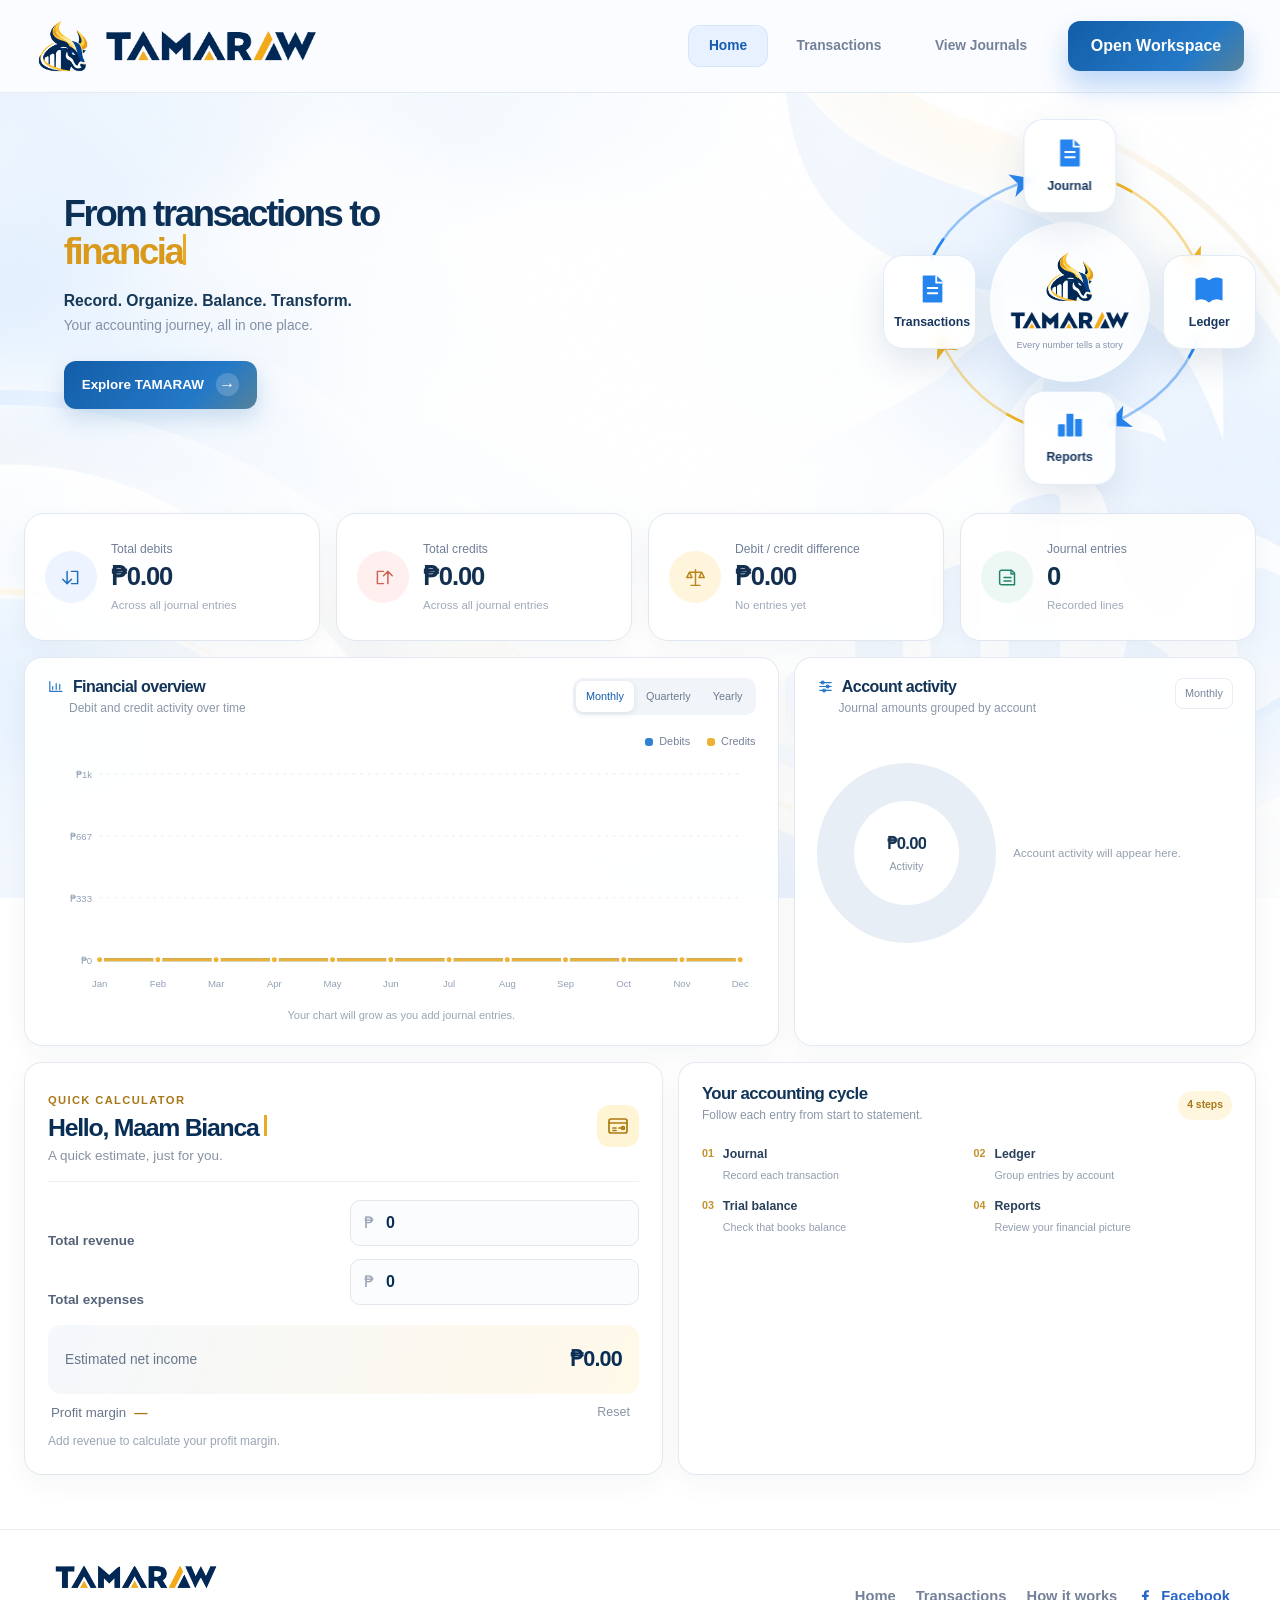
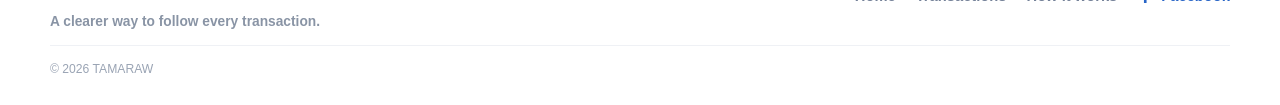
<file: index.html>
﻿<!DOCTYPE html>
<html lang="en">
  <head>
    <meta charset="UTF-8" />
    <meta name="viewport" content="width=device-width, initial-scale=1.0" />
    <meta
      name="description"
      content="TAMARAW transforms every transaction into organized accounting insight, from entry to financial report."
    />
    
    <title>TAMARAW</title>
    <link rel="icon" type="image/png" href="assets/logo.png" />
    <link rel="icon" type="image/png" href="assets/tamaraw-mark.png" />
    <link rel="stylesheet" href="base.css" />
    <link rel="stylesheet" href="shared.css" />
    <link rel="stylesheet" href="home.css" />
    <link rel="stylesheet" href="site-ui.css" />
  </head>

  <body class="dashboard-page">
    <header class="topbar">
      <div class="shell topbar-inner">
        <a class="brand" href="#top" aria-label="TAMARAW home">
          <span class="brand-lockup"><img src="assets/tamaraw-mark.png" alt="" class="brand-mark" /><img src="assets/tamaraw-wordmark.png" alt="TAMARAW" class="brand-wordmark" /></span>
        </a>

        <nav class="main-nav" id="mainNavigation" aria-label="Main navigation">
          <a class="is-current" href="index.html" aria-current="page">Home</a>
          <a href="transactions.html">Transactions</a>
          <a href="journals.html">View Journals</a>
        </nav>

        <button class="nav-toggle" type="button" aria-label="Open navigation menu" aria-expanded="false" aria-controls="mainNavigation">
          <span></span><span></span><span></span>
        </button>

        <a href="transactions.html" class="btn btn-solid">Open Workspace</a>
      </div>
    </header>

    <main id="top" class="dashboard-home">
      <div class="dashboard-shell">
        <div class="dashboard-grid">
          <section class="dashboard-hero-card">
            <div class="dashboard-hero-copy">
              
              <h1><span class="hero-headline-base">From transactions to</span><span class="headline-line"><span class="typed-insight-wrap"><span class="typed-insight-placeholder" aria-hidden="true">financial clarity.</span><span class="typed-insight-live"><span id="typedInsight"></span><span class="typing-cursor" aria-hidden="true"></span></span></span></span></h1>
              <p class="dashboard-lede">Record. Organize. Balance. Transform.<br /><span>Your accounting journey, all in one place.</span></p>
              <div class="dashboard-hero-actions"><a href="#how-it-works" class="btn btn-solid">Explore TAMARAW <span class="cta-arrow" aria-hidden="true">→</span></a></div>
            </div>
          </section>

          <aside class="dashboard-cycle-slot" aria-label="Animated accounting cycle">
            <div class="dashboard-hero-art" aria-hidden="true">
              <svg class="cycle-arrows" viewBox="0 0 400 400" aria-hidden="true">
                <defs>
                  <marker id="cycleArrowBlue" markerWidth="9" markerHeight="9" refX="7" refY="4.5" orient="auto"><path d="M0 0 9 4.5 0 9 2.5 4.5Z" /></marker>
                  <marker id="cycleArrowGold" markerWidth="9" markerHeight="9" refX="7" refY="4.5" orient="auto"><path d="M0 0 9 4.5 0 9 2.5 4.5Z" /></marker>
                </defs>
                <path class="cycle-arrow cycle-arrow-base cycle-arrow-blue" d="M52 154C72 111 112 83 157 69" />
                <path class="cycle-arrow cycle-arrow-base cycle-arrow-gold" d="M244 70C287 87 318 119 338 162" />
                <path class="cycle-arrow cycle-arrow-base cycle-arrow-blue" d="M339 236C322 282 288 311 245 330" />
                <path class="cycle-arrow cycle-arrow-base cycle-arrow-gold" d="M156 331C113 314 81 282 61 239" />
                <path class="cycle-arrow cycle-arrow-flow cycle-arrow-blue" d="M52 154C72 111 112 83 157 69" marker-end="url(#cycleArrowBlue)" />
                <path class="cycle-arrow cycle-arrow-flow cycle-arrow-gold" d="M244 70C287 87 318 119 338 162" marker-end="url(#cycleArrowGold)" />
                <path class="cycle-arrow cycle-arrow-flow cycle-arrow-blue" d="M339 236C322 282 288 311 245 330" marker-end="url(#cycleArrowBlue)" />
                <path class="cycle-arrow cycle-arrow-flow cycle-arrow-gold" d="M156 331C113 314 81 282 61 239" marker-end="url(#cycleArrowGold)" />
              </svg>
              <div class="art-logo-card"><img class="art-logo-mark" src="assets/tamaraw-mark.png" alt="" /><img class="art-logo-wordmark" src="assets/tamaraw-wordmark.png" alt="TAMARAW" /><small>Every number tells a story</small></div>
              <div class="art-stage art-stage-journal"><svg viewBox="0 0 32 32"><path d="M8 4h12l5 5v19H8z"/><path d="M20 4v6h5M12 15h9M12 20h9"/></svg><span>Journal</span></div>
              <div class="art-stage art-stage-ledger"><svg viewBox="0 0 32 32"><path d="M4 7c5-2 9-1 12 2v19c-3-3-7-4-12-2zM28 7c-5-2-9-1-12 2v19c3-3 7-4 12-2z"/></svg><span>Ledger</span></div>
              <div class="art-stage art-stage-reports"><svg viewBox="0 0 32 32"><path d="M6 27V17h5v10zM14 27V7h5v20zM22 27V12h5v15z"/></svg><span>Reports</span></div>
              <div class="art-stage art-stage-transactions"><svg viewBox="0 0 32 32"><path d="M8 4h12l5 5v19H8z"/><path d="M20 4v6h5M12 15h9M12 20h9"/></svg><span>Transactions</span></div>
            </div>
          </aside>
        </div>

        <aside id="draftReminder" class="draft-reminder" aria-live="polite" hidden>
          <div class="draft-reminder-heading">
            <span class="draft-reminder-icon" aria-hidden="true"><svg viewBox="0 0 24 24"><path d="M5 4.75h12.5A1.5 1.5 0 0 1 19 6.25v13H5a2 2 0 0 1-2-2v-11a1.5 1.5 0 0 1 2-1.5Z"/><path d="M3.5 8H19M7 12h8m-8 3h5"/></svg></span>
            <div><strong>Unfinished transaction</strong><p id="draftReminderSummary">Your saved draft is waiting for you.</p></div>
            <button class="draft-reminder-toggle" type="button" aria-expanded="true" aria-controls="draftReminderDetails" aria-label="Collapse draft reminder">−</button>
            <button class="draft-reminder-close" type="button" aria-label="Close draft reminder">×</button>
          </div>
          <div id="draftReminderDetails" class="draft-reminder-details">
            <p id="draftReminderDate" hidden></p>
            <p id="draftReminderAccounts" hidden></p>
            <p id="draftReminderAmounts" hidden></p>
            <p id="draftReminderNote" hidden></p>
            <a href="transactions.html">Continue draft <span aria-hidden="true">→</span></a>
          </div>
        </aside>

        <section class="dashboard-metrics" aria-label="Journal summary">
          <article class="metric-card metric-debit"><span class="metric-icon" aria-hidden="true"><svg viewBox="0 0 24 24"><path d="M7 5v14m0 0 5-5m-5 5-5-5M12 5h7v14h-7"/></svg></span><div><span class="metric-label">Total debits</span><strong id="homeDebits">₱0.00</strong><small>Across all journal entries</small></div></article>
          <article class="metric-card metric-credit"><span class="metric-icon" aria-hidden="true"><svg viewBox="0 0 24 24"><path d="M17 19V5m0 0-5 5m5-5 5 5M12 19H5V5h7"/></svg></span><div><span class="metric-label">Total credits</span><strong id="homeCredits">₱0.00</strong><small>Across all journal entries</small></div></article>
          <article class="metric-card metric-balance"><span class="metric-icon" aria-hidden="true"><svg viewBox="0 0 24 24"><path d="M12 3v18m-7-15h14M5 6l-3 6h6L5 6Zm14 0-3 6h6l-3-6ZM7 21h10"/></svg></span><div><span class="metric-label">Debit / credit difference</span><strong id="homeDifference">₱0.00</strong><small id="homeBalanceCaption">No entries yet</small></div></article>
          <article class="metric-card metric-count"><span class="metric-icon" aria-hidden="true"><svg viewBox="0 0 24 24"><path d="M5 3.75h11.5L20 7v13.25H5a2 2 0 0 1-2-2V5.75a2 2 0 0 1 2-2Z"/><path d="M16 4v4h4M8 12h8m-8 4h8"/></svg></span><div><span class="metric-label">Journal entries</span><strong id="homeEntryCount">0</strong><small>Recorded lines</small></div></article>
        </section>

        <section class="dashboard-analytics" id="reports" aria-label="Reports and charts">
          <article class="dashboard-panel overview-panel">
            <div class="dashboard-panel-heading chart-heading"><div><h2><span class="chart-icon" aria-hidden="true"><svg viewBox="0 0 24 24"><path d="M4 19V5m0 14h17M8 16v-4m5 4V8m5 8v-7"/></svg></span> Financial overview</h2><p>Debit and credit activity over time</p></div><div class="range-switch" role="group" aria-label="Chart time range"><button type="button" class="is-active" data-chart-range="monthly">Monthly</button><button type="button" data-chart-range="quarterly">Quarterly</button><button type="button" data-chart-range="yearly">Yearly</button></div></div>
            <div class="chart-legend"><span><i class="legend-blue"></i>Debits</span><span><i class="legend-gold"></i>Credits</span></div>
            <div class="activity-chart-wrap"><svg id="activityChart" class="activity-chart" viewBox="0 0 740 270" role="img" aria-label="Journal debit and credit activity chart"><g id="activityChartContent"></g></svg></div>
            <p id="chartEmptyNote" class="chart-empty-note">Your chart will grow as you add journal entries.</p>
          </article>
          <article class="dashboard-panel accounts-panel">
            <div class="dashboard-panel-heading chart-heading"><div><h2><span class="chart-icon" aria-hidden="true"><svg viewBox="0 0 24 24"><path d="M4 6.5h16M4 12h16M4 17.5h16"/><circle cx="8" cy="6.5" r="2"/><circle cx="15" cy="12" r="2"/><circle cx="10" cy="17.5" r="2"/></svg></span> Account activity</h2><p>Journal amounts grouped by account</p></div><span class="small-period-label" id="accountRangeLabel">Monthly</span></div>
            <div class="account-breakdown"><div id="accountDonut" class="account-donut"><div class="donut-center"><strong id="accountTotal">₱0.00</strong><span>Activity</span></div></div><div id="accountLegend" class="account-legend"><p class="donut-empty">Account activity will appear here.</p></div></div>
          </article>
        </section>

        <section class="dashboard-tools" id="calculator">
          <article class="dashboard-panel home-calculator">
            <div class="calculator-card-head"><div><span class="calculator-kicker">QUICK CALCULATOR</span><h2><span id="typedGreeting" aria-label="Hello, Bianca!"></span><span class="typing-cursor" aria-hidden="true"></span></h2><p class="greeting-subtitle">A quick estimate, just for you.</p></div><span class="calculator-symbol" aria-hidden="true"><svg viewBox="0 0 24 24"><rect x="3" y="5" width="18" height="14" rx="2"/><path d="M3 9h18m-14 5h3m3 0h4m-10 2.5h3"/><circle cx="17" cy="14" r="1.5"/></svg></span></div>
            <form id="profitCalculator" class="calculator-form">
              <label for="calcRevenue">Total revenue</label><div class="calculator-input-wrap"><span>₱</span><input id="calcRevenue" type="number" min="0" step="100" value="0" inputmode="decimal" /></div>
              <label for="calcExpenses">Total expenses</label><div class="calculator-input-wrap"><span>₱</span><input id="calcExpenses" type="number" min="0" step="100" value="0" inputmode="decimal" /></div>
              <div class="calculator-result"><span>Estimated net income</span><strong id="calcNetIncome">₱0.00</strong></div>
              <div class="calculator-bottom"><span>Profit margin</span><strong id="calcMargin">—</strong><button type="reset" id="resetCalculator" aria-label="Reset calculator">Reset</button></div>
              <p id="calculatorMessage" class="calculator-message" aria-live="polite">Enter figures to calculate your estimate.</p>
            </form>
          </article>
          <article class="dashboard-panel cycle-panel" id="how-it-works">
            <div class="dashboard-panel-heading"><div><h2>Your accounting cycle</h2><p>Follow each entry from start to statement.</p></div><span class="cycle-badge">4 steps</span></div>
            <ol class="cycle-list"><li><span>01</span><div><strong>Journal</strong><small>Record each transaction</small></div></li><li><span>02</span><div><strong>Ledger</strong><small>Group entries by account</small></div></li><li><span>03</span><div><strong>Trial balance</strong><small>Check that books balance</small></div></li><li><span>04</span><div><strong>Reports</strong><small>Review your financial picture</small></div></li></ol>
          </article>
        </section>
      </div>
    </main>

    <footer class="site-footer professional-footer">
      <div class="shell footer-inner">
        <a class="footer-brand" href="index.html"><img src="assets/tamaraw-wordmark.png" alt="TAMARAW" class="brand-wordmark" /></a>
        <p class="footer-note">A clearer way to follow every transaction.</p>
        <nav class="footer-nav" aria-label="Footer navigation">
          <a href="index.html">Home</a>
          <a href="transactions.html">Transactions</a>
          <a href="#how-it-works">How it works</a>
          <a class="facebook-link" href="https://www.facebook.com/denricc" target="_blank" rel="noopener noreferrer" aria-label="Visit Denric's Facebook profile">
            <svg aria-hidden="true" viewBox="0 0 24 24"><path d="M13.5 21v-8.2h2.8l.4-3.2h-3.2V7.5c0-.9.3-1.5 1.6-1.5h1.7V3.1c-.3 0-1.4-.1-2.6-.1-2.6 0-4.4 1.6-4.4 4.6v2h-2.9v3.2h2.9V21h3.7Z"/></svg>
            <span>Facebook</span>
          </a>
        </nav>
        <small class="footer-copyright">© 2026 TAMARAW</small>
      </div>
    </footer>

    <script src="app-core.js"></script>
    <script src="home.js"></script>
    <script src="nav-menu.js"></script>
  </body>
</html>
</file>
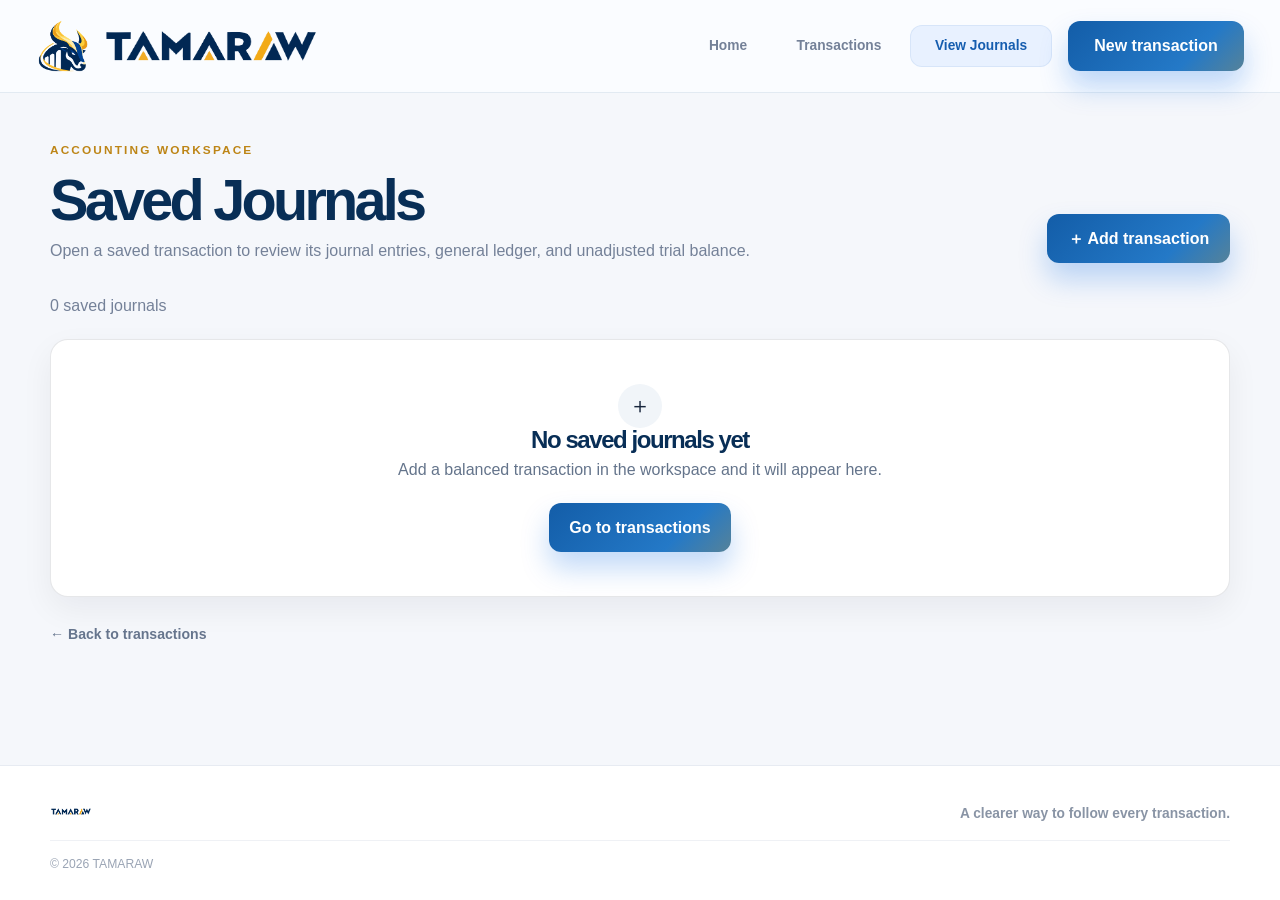
<file: journals.html>
<!DOCTYPE html>
<html lang="en">
<head>
  <meta charset="UTF-8" />
  <meta name="viewport" content="width=device-width, initial-scale=1.0" />
  <meta name="description" content="Browse and reopen saved accounting journals." />
  <title>Saved Journals · TAMARAW</title>
  <link rel="icon" type="image/png" href="assets/tamaraw-mark.png" />
  <link rel="stylesheet" href="base.css" />
  <link rel="stylesheet" href="shared.css" />
  <link rel="stylesheet" href="site-ui.css" />
  <link rel="stylesheet" href="journals.css" />
</head>
<body class="workspace-page">
  <header class="topbar"><div class="shell topbar-inner">
    <a class="brand" href="index.html" aria-label="TAMARAW home"><span class="brand-lockup"><img src="assets/tamaraw-mark.png" alt="" class="brand-mark" /><img src="assets/tamaraw-wordmark.png" alt="TAMARAW" class="brand-wordmark" /></span></a>
    <nav class="main-nav" id="mainNavigation" aria-label="Main navigation"><a href="index.html">Home</a><a href="transactions.html">Transactions</a><a class="is-current" href="journals.html" aria-current="page">View Journals</a></nav>
    <a href="transactions.html" class="btn btn-solid">New transaction</a>
    <button class="nav-toggle" type="button" aria-label="Open navigation menu" aria-expanded="false" aria-controls="mainNavigation"><span></span><span></span><span></span></button>
  </div></header>
  <main class="shell journals-page">
    <div class="workspace-heading"><div><p class="eyebrow">Accounting workspace</p><h1>Saved Journals</h1><p>Open a saved transaction to review its journal entries, general ledger, and unadjusted trial balance.</p></div><a href="transactions.html" class="btn btn-solid">＋ Add transaction</a></div>
    <p id="journalLibraryStatus" class="journal-library-status" role="status" aria-live="polite"></p>
    <section id="savedJournalList" class="saved-journal-grid" aria-label="Saved journals"></section>
    <dialog id="deleteJournalDialog" class="delete-journal-dialog" aria-labelledby="deleteJournalTitle" aria-describedby="deleteJournalDescription">
      <div class="delete-dialog-icon" aria-hidden="true">!</div>
      <h2 id="deleteJournalTitle">Delete saved journal?</h2>
      <p id="deleteJournalDescription">This will permanently remove the saved journal for <strong id="deleteJournalCompany"></strong>.</p>
      <form id="deleteJournalForm" method="dialog" class="delete-dialog-actions">
        <button type="submit" class="delete-dialog-cancel" value="cancel">Keep journal</button>
        <button type="submit" class="delete-dialog-confirm" value="delete">Delete journal</button>
      </form>
    </dialog>
    <a class="back-link" href="transactions.html">← Back to transactions</a>
  </main>
  <footer class="site-footer professional-footer"><div class="shell footer-inner"><a class="footer-brand" href="index.html"><img src="assets/tamaraw-wordmark.png" alt="TAMARAW" class="brand-wordmark" /></a><p class="footer-note">A clearer way to follow every transaction.</p><small class="footer-copyright">© 2026 TAMARAW</small></div></footer>
  <script src="app-core.js"></script><script src="journals.js"></script><script src="nav-menu.js"></script>
</body>
</html>
</file>
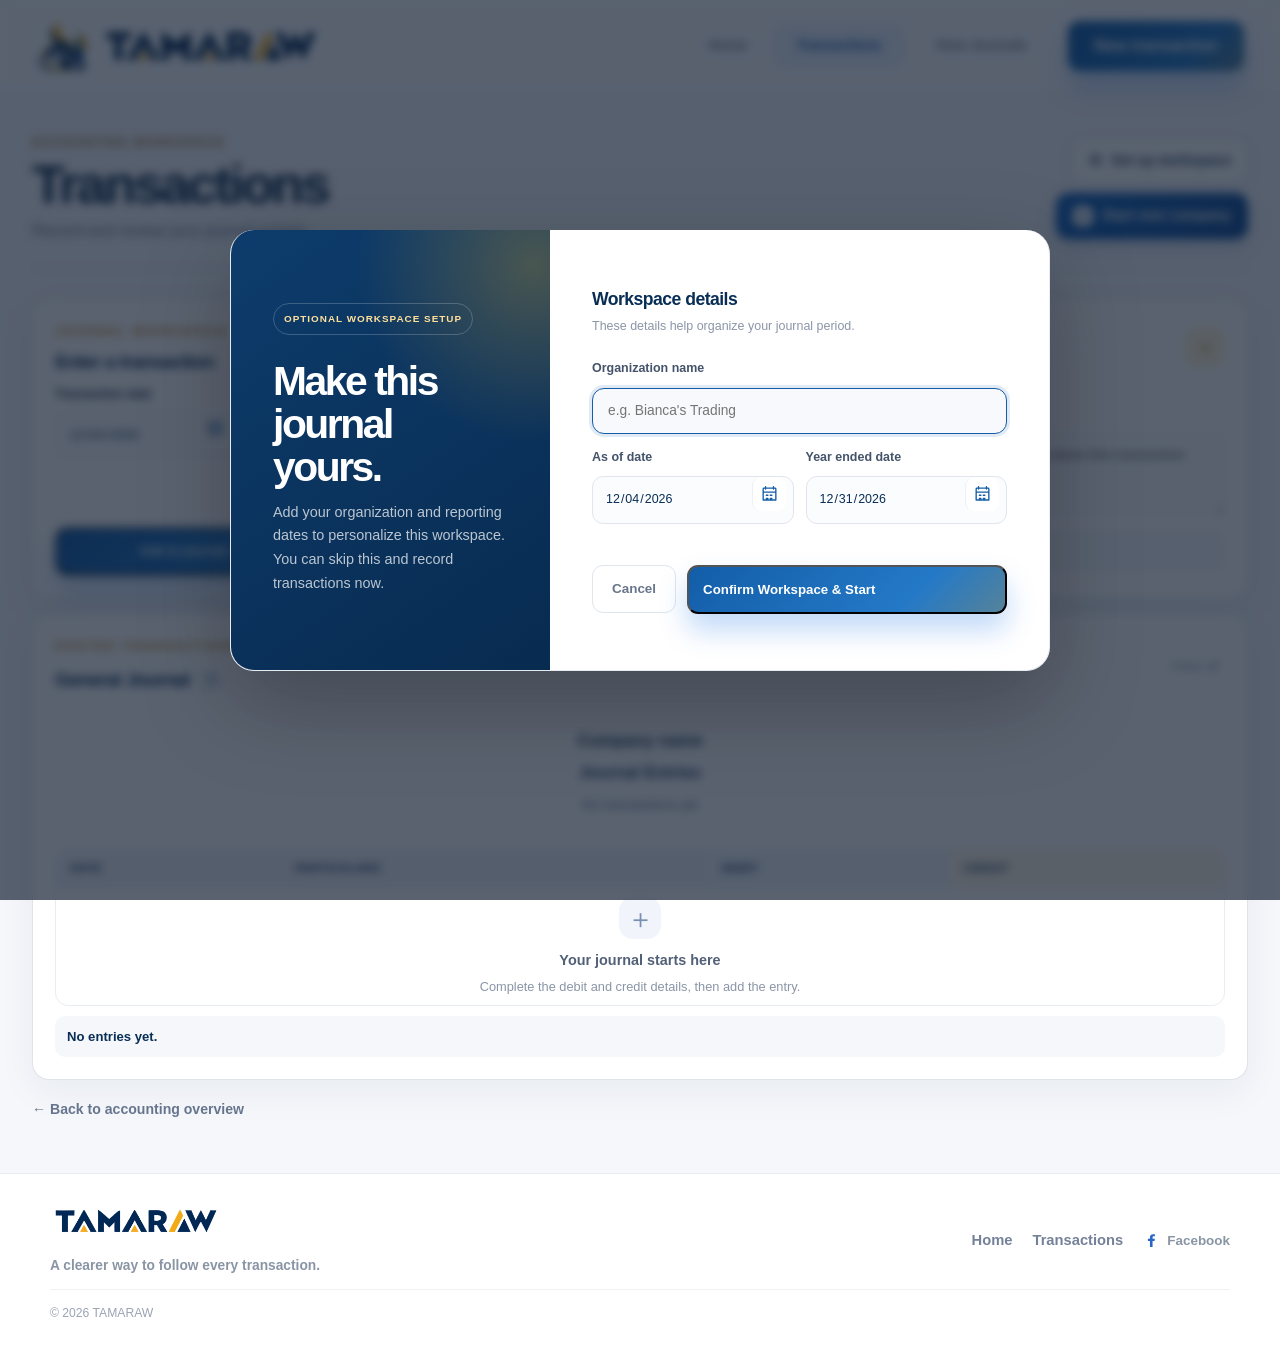
<file: transactions.html>
﻿<!DOCTYPE html>
<html lang="en">
<head>
  <meta charset="UTF-8" />
  <meta name="viewport" content="width=device-width, initial-scale=1.0" />
  <meta name="description" content="Set up your journal and manage accounting transactions." />
  <title>Transactions · TAMARAW</title>
  <link rel="icon" type="image/png" href="assets/tamaraw-mark.png" />
  <link rel="stylesheet" href="base.css" />
  <link rel="stylesheet" href="shared.css" />
  <link rel="stylesheet" href="transactions.css" />
  <link rel="stylesheet" href="site-ui.css" />
</head>
<body class="workspace-page">
  <header class="topbar"><div class="shell topbar-inner">
    <a class="brand" href="index.html" aria-label="TAMARAW home"><span class="brand-lockup"><img src="assets/tamaraw-mark.png" alt="" class="brand-mark" /><img src="assets/tamaraw-wordmark.png" alt="TAMARAW" class="brand-wordmark" /></span></a>
    <nav class="main-nav" id="mainNavigation" aria-label="Main navigation">
      <a href="index.html">Home</a><a class="is-current" href="transactions.html" aria-current="page">Transactions</a><a href="journals.html">View Journals</a>
    </nav>  
    <a href="transactions.html" class="btn btn-solid">New transaction</a>
    <button class="nav-toggle" type="button" aria-label="Open navigation menu" aria-expanded="false" aria-controls="mainNavigation"><span></span><span></span><span></span></button>
  </div></header>
  <div id="workspaceSetupOverlay" class="setup-overlay" hidden>
    <section class="setup-dialog" role="dialog" aria-modal="true" aria-labelledby="setupTitle" aria-describedby="setupDescription">
      <div class="setup-layout">
        <div class="setup-aside">
          <span class="setup-tag">OPTIONAL WORKSPACE SETUP</span>
          <h1 id="setupTitle">Make this journal yours.</h1>
          <p id="setupDescription">Add your organization and reporting dates to personalize this workspace. You can skip this and record transactions now.</p>
        </div>
        <form id="workspaceSetupForm" class="setup-form">
          <div class="setup-form-heading"><span>Workspace details</span><p>These details help organize your journal period.</p></div>
          <label for="companyName">Organization name</label>
          <input id="companyName" name="companyName" type="text" placeholder="e.g. Bianca's Trading" autocomplete="organization" required />
          <div class="setup-date-grid">
            <div class="setup-date-field"><label for="workspaceAsOf">As of date</label><div class="calendar-control"><input id="workspaceAsOf" name="asOfDate" type="date" required /><button class="date-picker-button" type="button" data-calendar-for="workspaceAsOf" aria-label="Open as of date calendar"><svg aria-hidden="true" viewBox="0 0 24 24"><path d="M7 2v3m10-3v3M4 9h16M5 4h14a1 1 0 0 1 1 1v14H4V5a1 1 0 0 1 1-1Zm3 9h2m3 0h2m-7 4h2m3 0h2" /></svg></button></div></div>
            <div class="setup-date-field"><label for="workspaceYearEnd">Year ended date</label><div class="calendar-control"><input id="workspaceYearEnd" name="yearEndDate" type="date" required /><button class="date-picker-button" type="button" data-calendar-for="workspaceYearEnd" aria-label="Open year ended date calendar"><svg aria-hidden="true" viewBox="0 0 24 24"><path d="M7 2v3m10-3v3M4 9h16M5 4h14a1 1 0 0 1 1 1v14H4V5a1 1 0 0 1 1-1Zm3 9h2m3 0h2m-7 4h2m3 0h2" /></svg></button></div></div>
          </div>
          <p id="setupError" class="setup-error" role="alert"></p>
          <div class="setup-actions"><button id="cancelSetup" class="setup-cancel" type="button">Cancel</button><button class="btn btn-solid setup-submit" type="submit">Confirm workspace &amp; start</button></div>
        </form>
      </div>
    </section>
  </div>
  <main class="workspace-main shell">
    <div class="workspace-heading">
      <div><p class="eyebrow">Accounting workspace</p><h1>Transactions</h1><p id="workspaceCompanyName">Record and review your journal activity.</p></div>
      <div class="workspace-heading-actions"><button id="editWorkspaceSetup" class="text-button" type="button">Workspace settings</button><button id="startNewCompany" class="text-button" type="button">Start new company</button></div>
    </div>
    <nav id="savedJournalViews" class="saved-journal-views" aria-label="Saved journal sections" hidden>
      <button type="button" data-report-view="all" aria-pressed="true">All</button>
      <button type="button" data-report-view="journal" aria-pressed="false">General Journal</button>
      <button type="button" data-report-view="ledger" aria-pressed="false">General Ledger</button>
      <button type="button" data-report-view="trial-balance" aria-pressed="false">Unadjusted Trial Balance</button>
    </nav>
    <div class="workspace-grid">
      <section class="workspace-card entry-card">
        <div class="card-heading"><div><p class="eyebrow">Journal workspace</p><h2>Enter a transaction</h2></div><span class="card-icon">＋</span></div>
        <form id="transactionForm" class="transaction-form journal-composer">
          <div class="composer-date"><label for="entryDate">Transaction date</label><div class="calendar-control"><input id="entryDate" name="entryDate" type="date" required /><button class="date-picker-button" type="button" data-calendar-for="entryDate" aria-label="Open transaction date calendar"><svg aria-hidden="true" viewBox="0 0 24 24"><path d="M7 2v3m10-3v3M4 9h16M5 4h14a1 1 0 0 1 1 1v14H4V5a1 1 0 0 1 1-1Zm3 9h2m3 0h2m-7 4h2m3 0h2" /></svg></button></div></div>
          <fieldset class="account-details debit-details"><legend>Debit</legend><div class="account-field"><label for="debitAccountName">Account</label><input id="debitAccountName" name="debitAccount" type="text" placeholder="e.g. Cash" autocomplete="off" required /></div><div class="account-field"><label for="debitAmountValue">Amount</label><div class="money-input"><span>₱</span><input id="debitAmountValue" name="debitAmount" type="number" placeholder="0.00" min="0.01" step="0.01" inputmode="decimal" required /></div></div></fieldset>
          <fieldset class="account-details credit-details"><legend>Credit</legend><div class="account-field"><label for="creditAccountName">Account</label><input id="creditAccountName" name="creditAccount" type="text" placeholder="e.g. Owner's Capital" autocomplete="off" required /></div><div class="account-field"><label for="creditAmountValue">Amount</label><div class="money-input"><span>₱</span><input id="creditAmountValue" name="creditAmount" type="number" placeholder="0.00" min="0.01" step="0.01" inputmode="decimal" required /></div></div></fieldset>
          <label class="note-field" for="entryNote">Note <small>(optional)</small><textarea id="entryNote" name="note" rows="2" placeholder="Add a note about this transaction"></textarea></label>
          <p id="journalStatus" class="journal-status" role="status" aria-live="polite">Add an entry to post it to the general journal.</p>
          <div class="composer-actions"><button class="btn btn-solid add-entry-button" type="submit">Add to journal <span aria-hidden="true">＋</span></button><button id="finishJournal" class="finish-journal-button" type="button">Finish &amp; View Ledger</button></div>
          <p class="form-hint">Balanced entries are posted to the general journal immediately.</p>
        </form>
      </section>
      <section class="workspace-card journal-card">
        <div class="card-heading journal-heading"><div><p class="eyebrow">Posted transactions</p><h2>General Journal <span class="entry-count" id="entryCount">0</span></h2></div><button id="clearEntries" class="text-button" type="button">Clear all</button></div>
        <div class="journal-report-heading" aria-label="Journal report heading"><strong id="journalCompanyName">Company name</strong><strong>Journal Entries</strong><span id="journalLastTransactionDate">No transactions yet</span></div>
        <div class="journal-result journal-table-wrap"><table class="general-journal-table"><thead><tr><th>Date</th><th>Particulars</th><th>Debit</th><th>Credit</th></tr></thead><tbody id="journalRows"></tbody></table><div id="emptyJournal" class="empty-journal"><span>＋</span><strong>Your journal starts here</strong><p>Complete the debit and credit details, then add the entry.</p></div></div>
        <p id="journalSummaryStatus" class="journal-status journal-summary-status" role="status" aria-live="polite">No entries yet.</p>
      </section>
    </div>

    <section id="ledgerSection" class="workspace-card ledger-section" aria-labelledby="ledgerTitle" hidden>
      
      <div class="card-heading ledger-heading">
        <div>
          <p class="eyebrow">Posted account activity</p>
          <h2 id="ledgerTitle">
            General Ledger <span id="ledgerAccountCount" class="entry-count">0</span>
          </h2>
          <p class="ledger-intro">Journal entries grouped by account, with debit and credit sides.</p>
        </div>

        <div class="ledger-controls">
          <label class="ledger-search" for="ledgerSearch">
            <svg aria-hidden="true" viewBox="0 0 24 24">
              <circle cx="10.8" cy="10.8" r="6.8"></circle>
              <path d="m16 16 5 5"></path>
            </svg>
            <input id="ledgerSearch" type="search" placeholder="Search accounts…" autocomplete="off" />
          </label>
          <label class="ledger-filter-control" for="ledgerAccountFilter">
            <svg aria-hidden="true" viewBox="0 0 24 24">
              <path d="M4 5h16l-6.2 7.1v5.5l-3.6 1.8v-7.3L4 5Z"></path>
            </svg>
            <select id="ledgerAccountFilter">
              <option value="">All Accounts</option>
            </select>
          </label>
          <button id="backToJournal" class="text-button" type="button">← Back to Journal</button>
        </div>

      </div>

      <div id="ledgerAccounts" class="ledger-account-grid"></div>
    </section>

    <section id="TrialBalanceSection" class="workspace-card trialbalance-section" aria-labelledby="trialBalanceTitle" hidden>
      <div class="card-heading tb-heading">
        <div>
          <p class="eyebrow">Posted account balances</p>
          <h2 id="trialBalanceTitle">Unadjusted Trial Balance <span id="tbAccountCount" class="entry-count">0</span></h2>
          <p id="tbSubtitle" class="ledger-intro">Net balance of every account in the general ledger, before adjustments.</p>
        </div>
      </div>

      <div id="tbTableWrap" class="tb-wrap" hidden>
        <table class="tb-table">
          <caption class="tb-caption"><strong id="tbCompanyName">Company name</strong><strong>Unadjusted Trial Balance</strong><span id="tbAccountingDate"></span></caption>
          <thead><tr><th>Account Titles</th><th>Debit</th><th>Credit</th></tr></thead>
          <tbody id="tbRows"></tbody>
          <tfoot><tr><th>Total</th><th id="tbDebitTotal">₱0.00</th><th id="tbCreditTotal">₱0.00</th></tr></tfoot>
        </table>
      </div>
    </section>

    <a class="back-link" href="index.html">← Back to accounting overview</a>
  </main>
  <footer class="site-footer professional-footer">
    <div class="shell footer-inner">
      <a class="footer-brand" href="index.html"><img src="assets/tamaraw-wordmark.png" alt="TAMARAW" class="brand-wordmark" /></a>
      <p class="footer-note">A clearer way to follow every transaction.</p>
      <nav class="footer-nav" aria-label="Footer navigation"><a href="index.html">Home</a><a href="transactions.html">Transactions</a><a class="facebook-link" href="https://www.facebook.com/denricc" target="_blank" rel="noopener noreferrer" aria-label="Visit Denric's Facebook profile"><svg aria-hidden="true" viewBox="0 0 24 24"><path d="M13.5 21v-8.2h2.8l.4-3.2h-3.2V7.5c0-.9.3-1.5 1.6-1.5h1.7V3.1c-.3 0-1.4-.1-2.6-.1-2.6 0-4.4 1.6-4.4 4.6v2h-2.9v3.2h2.9V21h3.7Z"/></svg><span>Facebook</span></a></nav>
      <small class="footer-copyright">© 2026 TAMARAW</small>
    </div>
  </footer>
  <script src="app-core.js"></script>
  <script src="transactions.js?v=20261004-reset"></script>
  <script src="nav-menu.js"></script>
</body>
</html>
</file>
<file: base.css>
:root {
  --navy: #062b63;
  --blue: #0866e5;
  --blue-bright: #1687f8;
  --gold: #f5b51b;
  --gold-light: #ffd45a;
  --white: #ffffff;
  --off-white: #f6f9ff;
  --soft-blue: #eaf3ff;
  --line: rgba(6, 43, 99, 0.12);
  --text: #1d2b43;
  --muted: #5d6f8a;
  --success: #1ca36c;
  --danger: #df5a6a;
  --shadow: 0 28px 62px rgba(8, 38, 86, 0.12);
  --shadow-soft: 0 18px 40px rgba(8, 38, 86, 0.08);
  --radius-xl: 34px;
  --radius-lg: 24px;
  --radius-md: 18px;
  --radius-sm: 12px;
  --shell: 1180px;
}

* {
  box-sizing: border-box;
}

html {
  scroll-behavior: smooth;
}

body {
  margin: 0;
  font-family: Inter, "Segoe UI", sans-serif;
  background: linear-gradient(180deg, #f9fbff 0%, #eef5ff 32%, #f8fbff 100%);
  color: var(--text);
  line-height: 1.6;
}

img {
  max-width: 100%;
  display: block;
}

a {
  color: inherit;
  text-decoration: none;
}

button,
input,
select {
  font: inherit;
}

button {
  cursor: pointer;
}

main,
footer {
  position: relative;
  z-index: 1;
}

.shell {
  width: min(var(--shell), calc(100% - 32px));
  margin: 0 auto;
}

.eyebrow {
  margin: 0 0 12px;
  font-size: 0.74rem;
  font-weight: 800;
  letter-spacing: 0.18em;
  text-transform: uppercase;
  color: var(--blue);
}

h1,
h2,
h3,
p {
  margin: 0;
}

h1,
h2,
h3 {
  color: var(--navy);
  letter-spacing: -0.06em;
  line-height: 0.97;
}

.topbar {
  position: sticky;
  top: 0;
  z-index: 50;
  padding: 18px 0;
  transition:
    background 220ms ease,
    box-shadow 220ms ease,
    border-color 220ms ease;
}

.topbar.scrolled {
  background: rgba(6, 43, 99, 0.92);
  box-shadow: 0 12px 26px rgba(6, 43, 99, 0.18);
  backdrop-filter: blur(16px);
}

.topbar-inner {
  display: flex;
  align-items: center;
  justify-content: space-between;
  gap: 16px;
  padding: 12px 18px;
  background: rgba(255, 255, 255, 0.7);
  border: 1px solid rgba(8, 102, 229, 0.08);
  border-radius: 999px;
  box-shadow: 0 10px 26px rgba(10, 36, 75, 0.04);
  backdrop-filter: blur(12px);
  transition:
    background 220ms ease,
    border-color 220ms ease,
    box-shadow 220ms ease;
}

.topbar.scrolled .topbar-inner {
  background: rgba(6, 43, 99, 0.78);
  border-color: rgba(255, 255, 255, 0.08);
  box-shadow: 0 14px 28px rgba(6, 43, 99, 0.2);
}

.brand {
  display: inline-flex;
  align-items: center;
  gap: 10px;
  font-weight: 800;
  color: var(--navy);
}

.topbar.scrolled .brand,
.topbar.scrolled .main-nav a,
.topbar.scrolled .btn-solid {
  color: var(--white);
}

.brand-mark {
  width: 34px;
  height: 34px;
  flex-shrink: 0;
}

.main-nav {
  display: flex;
  align-items: center;
  gap: 28px;
}

.main-nav a {
  color: var(--muted);
  font-size: 0.92rem;
  font-weight: 600;
  transition: color 200ms ease;
}

.main-nav a:hover,
.main-nav a:focus-visible {
  color: var(--navy);
}

.btn {
  display: inline-flex;
  align-items: center;
  justify-content: center;
  min-height: 46px;
  padding: 0.75rem 1.3rem;
  border-radius: 999px;
  font-weight: 700;
  transition:
    transform 220ms ease,
    box-shadow 220ms ease,
    background 220ms ease,
    color 220ms ease;
}

.btn:hover,
.btn:focus-visible {
  transform: translateY(-1px);
}

.btn-solid {
  background: linear-gradient(135deg, var(--blue) 0%, var(--blue-bright) 100%);
  color: var(--white);
  box-shadow: 0 16px 28px rgba(8, 102, 229, 0.25);
}

.btn-ghost {
  border: 1px solid rgba(255, 255, 255, 0.18);
  color: var(--white);
  background: rgba(255, 255, 255, 0.04);
}

.hero {
  padding: 52px 0 34px;
}

.hero-wrap {
  display: grid;
  gap: 24px;
  text-align: center;
}

.hero-copy {
  padding-top: 22px;
}

.hero-copy h1 {
  font-size: clamp(3.6rem, 5vw, 6.3rem);
  line-height: 0.9;
  letter-spacing: -0.08em;
}

.hero-copy h1 span {
  color: var(--gold);
}

.lede {
  max-width: 760px;
  margin: 20px auto 0;
  font-size: clamp(1.1rem, 1.7vw, 1.55rem);
  color: var(--muted);
  letter-spacing: -0.03em;
}

.engine-panel {
  margin-top: 18px;
  position: relative;
}

.engine {
  position: relative;
  width: min(880px, 100%);
  height: 520px;
  margin: 0 auto;
  background: radial-gradient(
    circle at center,
    rgba(255, 255, 255, 0.9),
    rgba(232, 242, 255, 0.96) 58%,
    rgba(228, 239, 255, 0.92) 100%
  );
  border: 1px solid rgba(8, 102, 229, 0.08);
  border-radius: 50px;
  box-shadow: var(--shadow-soft);
  overflow: hidden;
}

.engine::before,
.engine::after {
  content: "";
  position: absolute;
  inset: 18% 18%;
  border-radius: 50%;
  border: 1px solid rgba(8, 102, 229, 0.14);
  transform: rotate(-22deg);
}

.engine::after {
  inset: 26% 26%;
  border-color: rgba(245, 181, 27, 0.36);
}

.engine-node {
  --offset-x: 0px;
  --offset-y: 0px;
  position: absolute;
  width: 165px;
  display: flex;
  flex-direction: column;
  align-items: center;
  justify-content: center;
  gap: 8px;
  padding: 18px 14px;
  border-radius: 20px;
  border: 1px solid rgba(8, 102, 229, 0.12);
  background: rgba(255, 255, 255, 0.78);
  box-shadow: 0 14px 28px rgba(14, 27, 50, 0.06);
  backdrop-filter: blur(2px);
  color: var(--navy);
  font-weight: 700;
  transform: translate(-50%, -50%);
  transition:
    transform 220ms ease,
    border-color 220ms ease,
    box-shadow 220ms ease,
    background 220ms ease,
    opacity 220ms ease;
}

.engine-node .node-icon {
  display: inline-flex;
  align-items: center;
  justify-content: center;
  width: 40px;
  height: 40px;
  border-radius: 50%;
  background: rgba(8, 102, 229, 0.08);
  color: var(--blue);
  font-size: 1.1rem;
}

.engine-node:nth-of-type(1) {
  left: 21%;
  top: 34%;
}
.engine-node:nth-of-type(2) {
  left: 38%;
  top: 18%;
}
.engine-node:nth-of-type(3) {
  left: 62%;
  top: 28%;
}
.engine-node:nth-of-type(4) {
  left: 76%;
  top: 48%;
}
.engine-node:nth-of-type(5) {
  left: 54%;
  top: 70%;
}

.engine-node.active,
.engine-node:hover,
.engine-node:focus-visible {
  transform: translate(-50%, -50%) scale(1.08);
  box-shadow: 0 20px 34px rgba(8, 102, 229, 0.12);
  border-color: rgba(8, 102, 229, 0.2);
  background: rgba(255, 255, 255, 0.94);
}

.engine-node.active .node-icon,
.engine-node:hover .node-icon,
.engine-node:focus-visible .node-icon {
  background: linear-gradient(
    135deg,
    rgba(8, 102, 229, 0.12),
    rgba(245, 181, 27, 0.18)
  );
}

.transaction-particle {
  position: absolute;
  width: 16px;
  height: 16px;
  border-radius: 50%;
  background: radial-gradient(
    circle,
    #fff9d5 0%,
    var(--gold) 30%,
    #f0a90f 100%
  );
  box-shadow:
    0 0 0 10px rgba(245, 181, 27, 0.12),
    0 0 16px rgba(245, 181, 27, 0.7);
  offset-path: path(
    "M 112 196 C 204 90, 314 114, 392 208 S 558 314, 668 250 S 735 164, 782 258 S 645 382, 470 420 S 232 442, 154 332 S 70 214, 112 196"
  );
  offset-distance: 0%;
  animation: travel 12s linear infinite;
}

@keyframes travel {
  from {
    offset-distance: 0%;
    opacity: 0.8;
  }
  20% {
    opacity: 1;
  }
  100% {
    offset-distance: 100%;
    opacity: 0.9;
  }
}

.engine-detail {
  display: inline-block;
  margin-top: 18px;
  padding: 18px 22px;
  border-radius: 18px;
  background: var(--navy);
  color: rgba(255, 255, 255, 0.82);
  box-shadow: var(--shadow);
}

.detail-label {
  margin: 0 0 8px;
  font-size: 0.7rem;
  font-weight: 800;
  letter-spacing: 0.16em;
  text-transform: uppercase;
  color: var(--gold-light);
}

.detail-copy {
  margin: 0;
  font-size: 1rem;
  color: rgba(255, 255, 255, 0.86);
}

.process {
  padding: 48px 0 30px;
}

.process-grid {
  display: grid;
  grid-template-columns: 1fr 1fr;
  gap: 28px;
  align-items: end;
}

.process-intro h2 {
  font-size: clamp(2.5rem, 4vw, 4rem);
}

.process-intro p:last-child {
  margin-top: 18px;
  max-width: 520px;
  color: var(--muted);
  font-size: 1.08rem;
}

.transaction-card {
  padding: 28px 26px 24px;
  background: rgba(255, 255, 255, 0.9);
  border: 1px solid rgba(8, 102, 229, 0.08);
  border-radius: var(--radius-xl);
  box-shadow: var(--shadow-soft);
}

.transaction-head {
  display: flex;
  justify-content: space-between;
  align-items: center;
  gap: 12px;
  padding: 16px 18px;
  border-radius: 16px;
  background: linear-gradient(
    180deg,
    rgba(8, 102, 229, 0.06),
    rgba(245, 181, 27, 0.08)
  );
  font-weight: 700;
  color: var(--navy);
}

.transaction-head.muted {
  margin-top: 12px;
  background: rgba(255, 255, 255, 0.96);
  border: 1px solid rgba(8, 102, 229, 0.08);
}

.process-btn {
  width: 100%;
  margin-top: 18px;
}

.journey {
  display: grid;
  grid-template-columns: repeat(4, minmax(0, 1fr));
  gap: 16px;
  margin-top: 32px;
}

.journey-step {
  position: relative;
  overflow: hidden;
  display: flex;
  flex-direction: column;
  gap: 16px;
  padding: 18px 18px 16px;
  border-radius: 18px;
  background: rgba(255, 255, 255, 0.9);
  border: 1px solid rgba(8, 102, 229, 0.08);
  box-shadow: 0 10px 18px rgba(15, 28, 54, 0.04);
  color: var(--navy);
}

.journey-step::before {
  content: "";
  position: absolute;
  inset: auto 0 0 0;
  height: 4px;
  background: linear-gradient(90deg, var(--gold), var(--blue));
  transform: scaleX(0.2);
  transform-origin: left;
  transition: transform 220ms ease;
}

.journey-step.is-active::before,
.journey-step:hover::before {
  transform: scaleX(1);
}

.step-index {
  font-size: 0.72rem;
  color: var(--gold);
  letter-spacing: 0.14em;
  text-transform: uppercase;
  font-weight: 800;
}

.journey-step strong {
  font-size: 1.2rem;
  letter-spacing: -0.05em;
}

.story {
  padding: 80px 0 30px;
}

.story-head {
  margin-bottom: 28px;
}

.story-head h2 {
  font-size: clamp(2.6rem, 4vw, 4.2rem);
}

.story-visual {
  position: relative;
  min-height: 520px;
  background: linear-gradient(
    180deg,
    rgba(255, 255, 255, 0.78),
    rgba(233, 244, 255, 0.9)
  );
  border: 1px solid rgba(8, 102, 229, 0.08);
  border-radius: 38px;
  box-shadow: var(--shadow-soft);
  overflow: hidden;
}

.story-core {
  position: absolute;
  left: 50%;
  top: 50%;
  transform: translate(-50%, -50%);
  display: grid;
  place-items: center;
  width: 220px;
  height: 220px;
  border-radius: 50%;
  background: radial-gradient(
    circle at top,
    #ffffff 0%,
    #edf5ff 55%,
    #e0eeff 100%
  );
  border: 1px solid rgba(8, 102, 229, 0.12);
  box-shadow: var(--shadow-soft);
  z-index: 2;
}

.story-core span,
.story-core small {
  color: var(--muted);
  font-size: 0.76rem;
  letter-spacing: 0.14em;
  text-transform: uppercase;
}

.story-core strong,
.story-core b {
  font-size: clamp(1.8rem, 2.3vw, 2.5rem);
  color: var(--navy);
  letter-spacing: -0.06em;
}

.story-core strong {
  display: block;
  margin-top: 4px;
}

.story-core b {
  display: block;
  color: var(--gold);
  margin-top: 8px;
}

.branch {
  position: absolute;
  display: flex;
  align-items: center;
  justify-content: center;
  min-width: 150px;
  padding: 0.9rem 1.1rem;
  border-radius: 18px;
  background: rgba(255, 255, 255, 0.82);
  border: 1px solid rgba(8, 102, 229, 0.1);
  color: var(--navy);
  font-weight: 700;
  box-shadow: 0 12px 18px rgba(14, 30, 69, 0.05);
  opacity: 0;
  transform: translateY(18px);
  transition:
    opacity 700ms ease,
    transform 700ms ease;
}

.story-visual.visible .branch {
  opacity: 1;
  transform: translateY(0);
}

.branch-journal {
  left: 17%;
  top: 18%;
}
.branch-balance {
  left: 17%;
  top: 55%;
}
.branch-trial {
  right: 18%;
  top: 18%;
}
.branch-income {
  right: 10%;
  top: 52%;
}
.branch-sheet {
  left: 50%;
  bottom: 10%;
  transform: translateX(-50%) translateY(18px);
}

.story-visual.visible .branch-sheet {
  transform: translateX(-50%) translateY(0);
}

.story-visual::before,
.story-visual::after {
  content: "";
  position: absolute;
  top: 50%;
  left: 50%;
  width: 58%;
  height: 1px;
  transform: translate(-50%, -50%);
  background: linear-gradient(
    90deg,
    rgba(8, 102, 229, 0),
    rgba(8, 102, 229, 0.18),
    rgba(245, 181, 27, 0.22),
    rgba(0, 0, 0, 0)
  );
}

.story-visual::after {
  width: 1px;
  height: 60%;
  background: linear-gradient(
    180deg,
    rgba(8, 102, 229, 0),
    rgba(8, 102, 229, 0.16),
    rgba(245, 181, 27, 0.2),
    rgba(0, 0, 0, 0)
  );
}

.canvas-section {
  padding: 70px 0 20px;
}

.canvas-header {
  display: flex;
  justify-content: space-between;
  align-items: flex-end;
  margin-bottom: 26px;
}

.canvas-header h2 {
  font-size: clamp(2.4rem, 3.6vw, 3.6rem);
}

.account-canvas {
  position: relative;
  min-height: 480px;
  background: linear-gradient(
    180deg,
    rgba(255, 255, 255, 0.9),
    rgba(234, 245, 255, 0.9)
  );
  border: 1px solid rgba(8, 102, 229, 0.08);
  border-radius: 30px;
  box-shadow: var(--shadow-soft);
  overflow: hidden;
  padding: 26px;
}

.account-canvas::before {
  content: "";
  position: absolute;
  inset: 12% 9%;
  border: 1px solid rgba(8, 102, 229, 0.08);
  border-radius: 24px;
}

.account-block {
  position: absolute;
  display: flex;
  flex-direction: column;
  justify-content: center;
  gap: 8px;
  min-height: 120px;
  padding: 18px 20px;
  border-radius: 18px;
  background: rgba(255, 255, 255, 0.9);
  border: 1px solid rgba(8, 102, 229, 0.08);
  box-shadow: 0 18px 28px rgba(17, 31, 60, 0.06);
  color: var(--navy);
  transition:
    transform 220ms ease,
    box-shadow 220ms ease,
    border-color 220ms ease;
}

.account-block:hover,
.account-block:focus-visible {
  transform: translateY(-4px);
  box-shadow: 0 18px 34px rgba(8, 102, 229, 0.12);
  border-color: rgba(8, 102, 229, 0.18);
}

.account-block span {
  font-size: 0.75rem;
  font-weight: 800;
  letter-spacing: 0.12em;
  text-transform: uppercase;
  color: var(--muted);
}

.account-block strong {
  font-size: clamp(1.2rem, 2vw, 2rem);
  letter-spacing: -0.06em;
}

.assets {
  left: 12%;
  top: 18%;
  width: 28%;
  background: linear-gradient(
    135deg,
    rgba(8, 102, 229, 0.11),
    rgba(255, 255, 255, 0.88)
  );
}

.liabilities {
  left: 41%;
  top: 28%;
  width: 22%;
  background: linear-gradient(
    135deg,
    rgba(245, 181, 27, 0.08),
    rgba(255, 255, 255, 0.88)
  );
}

.equity {
  right: 12%;
  top: 18%;
  width: 24%;
  background: linear-gradient(
    135deg,
    rgba(22, 135, 248, 0.1),
    rgba(255, 255, 255, 0.88)
  );
}

.revenue {
  left: 18%;
  bottom: 18%;
  width: 30%;
  background: linear-gradient(
    135deg,
    rgba(8, 102, 229, 0.08),
    rgba(255, 255, 255, 0.9)
  );
}

.expenses {
  left: 46%;
  bottom: 18%;
  width: 22%;
  background: linear-gradient(
    135deg,
    rgba(245, 181, 27, 0.14),
    rgba(255, 255, 255, 0.9)
  );
}

.net {
  right: 12%;
  bottom: 18%;
  width: 26%;
  background: linear-gradient(
    135deg,
    rgba(22, 135, 248, 0.12),
    rgba(255, 255, 255, 0.9)
  );
}

.report-panel {
  padding: 42px 0 20px;
}

.report-grid {
  display: grid;
  grid-template-columns: 0.9fr 1.1fr;
  gap: 26px;
  align-items: center;
  background: linear-gradient(135deg, #051d49 0%, #0a2d66 100%);
  border-radius: 34px;
  box-shadow: var(--shadow);
  padding: 26px;
}

.report-entry {
  padding: 26px 22px;
  background: rgba(255, 255, 255, 0.06);
  border: 1px solid rgba(255, 255, 255, 0.08);
  border-radius: 24px;
}

.entry-header {
  display: flex;
  align-items: center;
  justify-content: space-between;
  gap: 12px;
  color: rgba(255, 255, 255, 0.82);
}

.entry-tag {
  display: inline-flex;
  align-items: center;
  justify-content: center;
  min-height: 30px;
  padding: 0.2rem 0.7rem;
  border-radius: 999px;
  background: rgba(245, 181, 27, 0.12);
  color: var(--gold-light);
  font-size: 0.7rem;
  font-weight: 800;
  letter-spacing: 0.12em;
  text-transform: uppercase;
}

.entry-lines {
  margin-top: 20px;
  display: grid;
  gap: 16px;
}

.entry-lines div {
  display: flex;
  justify-content: space-between;
  gap: 16px;
  padding-bottom: 12px;
  border-bottom: 1px solid rgba(255, 255, 255, 0.08);
  color: rgba(255, 255, 255, 0.86);
}

.entry-lines strong {
  color: var(--gold-light);
  letter-spacing: -0.04em;
}

.report-stack {
  display: grid;
  grid-template-columns: repeat(2, minmax(0, 1fr));
  gap: 14px;
}

.report-box {
  padding: 18px 20px;
  border-radius: 18px;
  background: rgba(255, 255, 255, 0.06);
  border: 1px solid rgba(255, 255, 255, 0.08);
  color: rgba(255, 255, 255, 0.84);
}

.report-box span {
  display: block;
  color: rgba(255, 255, 255, 0.7);
  font-size: 0.78rem;
  letter-spacing: 0.08em;
  text-transform: uppercase;
}

.report-box strong {
  display: block;
  margin-top: 10px;
  color: var(--white);
  font-size: clamp(1.1rem, 2vw, 1.7rem);
  letter-spacing: -0.05em;
}

.report-box.status strong {
  color: var(--gold-light);
}

.report-box.wide {
  grid-column: span 2;
}

.hover-label {
  position: absolute;
  display: grid;
  gap: 2px;
  min-width: 150px;
  padding: 12px 14px;
  border-radius: 16px;
  background: rgba(6, 43, 99, 0.96);
  color: rgba(255, 255, 255, 0.9);
  box-shadow: var(--shadow);
  transform: translate(-50%, -100%);
  z-index: 4;
}

.hover-label span {
  font-size: 0.68rem;
  letter-spacing: 0.1em;
  text-transform: uppercase;
  color: rgba(255, 255, 255, 0.68);
}

.hover-label strong {
  font-size: 1.1rem;
  color: var(--white);
  letter-spacing: -0.05em;
}

.hover-label small {
  color: var(--gold-light);
  font-weight: 700;
}

.principles {
  padding: 70px 0 30px;
}

.principles-head h2 {
  font-size: clamp(2.4rem, 3vw, 3.6rem);
}

.principles-grid {
  display: grid;
  grid-template-columns: repeat(3, minmax(0, 1fr));
  gap: 20px;
  margin-top: 28px;
}

.principle {
  padding: 28px 24px;
  border-radius: 22px;
  background: rgba(255, 255, 255, 0.86);
  border: 1px solid rgba(8, 102, 229, 0.08);
  box-shadow: var(--shadow-soft);
}

.principle-label {
  display: inline-block;
  margin-bottom: 12px;
  font-size: 0.72rem;
  font-weight: 800;
  letter-spacing: 0.15em;
  color: var(--blue);
}

.principle p {
  color: var(--muted);
  font-size: 1.06rem;
}

.mini-journal {
  padding: 70px 0 30px;
}

.mini-grid {
  display: grid;
  grid-template-columns: 0.8fr 1.2fr;
  gap: 26px;
  align-items: start;
}

.mini-copy h2 {
  font-size: clamp(2.4rem, 3.2vw, 4rem);
}

.mini-copy p:last-child {
  margin-top: 18px;
  color: var(--muted);
  font-size: 1.06rem;
}

.journal-sandbox {
  background: rgba(255, 255, 255, 0.94);
  border: 1px solid rgba(8, 102, 229, 0.08);
  border-radius: 28px;
  box-shadow: var(--shadow-soft);
  padding: 22px;
}

.transaction-form {
  display: grid;
  grid-template-columns: repeat(4, minmax(0, 1fr));
  gap: 14px;
  align-items: end;
}

.transaction-form label {
  display: flex;
  flex-direction: column;
  gap: 8px;
  color: var(--navy);
  font-weight: 700;
}

.transaction-form input,
.transaction-form select {
  min-height: 48px;
  border: 1px solid rgba(8, 102, 229, 0.12);
  border-radius: 12px;
  background: #f8fbff;
  color: var(--text);
  padding: 0.7rem 0.9rem;
}

.journal-result {
  margin-top: 22px;
  overflow-x: auto;
}

.journal-result table {
  width: 100%;
  border-collapse: collapse;
  min-width: 420px;
}

.journal-result th,
.journal-result td {
  text-align: left;
  padding: 0.8rem 0.7rem;
  border-bottom: 1px solid rgba(8, 102, 229, 0.08);
}

.journal-result thead th {
  color: var(--muted);
  font-size: 0.72rem;
  letter-spacing: 0.12em;
  text-transform: uppercase;
}

.journal-result td {
  color: var(--navy);
  font-weight: 600;
}

.journal-result .debit-cell {
  color: var(--success);
}

.journal-result .credit-cell {
  color: var(--danger);
}

.totals-wrap {
  display: grid;
  grid-template-columns: repeat(3, minmax(0, 1fr));
  gap: 14px;
  margin-top: 20px;
}

.totals-wrap > div {
  padding: 16px 18px;
  border-radius: 16px;
  background: #f8fbff;
  border: 1px solid rgba(8, 102, 229, 0.08);
}

.totals-wrap span {
  display: block;
  color: var(--muted);
  font-size: 0.72rem;
  letter-spacing: 0.12em;
  text-transform: uppercase;
}

.totals-wrap strong {
  display: block;
  margin-top: 8px;
  font-size: 1.2rem;
  color: var(--navy);
  letter-spacing: -0.05em;
}

.journal-status {
  margin-top: 18px;
  min-height: 24px;
  color: var(--navy);
  font-weight: 700;
}

.journal-status.success {
  color: var(--success);
}

.journal-status.error {
  color: var(--danger);
}

.preview-window-section {
  padding: 52px 0 20px;
}

.preview-window {
  overflow: hidden;
  border-radius: 30px;
  border: 1px solid rgba(8, 102, 229, 0.08);
  background: rgba(255, 255, 255, 0.9);
  box-shadow: var(--shadow);
}

.window-topbar {
  display: flex;
  align-items: center;
  gap: 8px;
  height: 44px;
  padding: 0 18px;
  background: #f2f7ff;
  border-bottom: 1px solid rgba(8, 102, 229, 0.08);
}

.window-topbar span {
  width: 10px;
  height: 10px;
  border-radius: 50%;
  display: block;
}

.window-topbar span:nth-child(1) {
  background: #ffbac0;
}
.window-topbar span:nth-child(2) {
  background: #ffd98d;
}
.window-topbar span:nth-child(3) {
  background: #95dbb6;
}

.window-body {
  display: grid;
  grid-template-columns: 190px 1fr;
  min-height: 440px;
}

.window-nav {
  padding: 22px 14px;
  border-right: 1px solid rgba(8, 102, 229, 0.08);
  background: rgba(247, 250, 255, 0.9);
  display: flex;
  flex-direction: column;
  gap: 10px;
}

.window-nav button {
  padding: 0.7rem 0.8rem;
  border-radius: 12px;
  border: 1px solid transparent;
  background: transparent;
  color: var(--muted);
  font-weight: 700;
  text-align: left;
}

.window-nav button.is-active {
  background: rgba(8, 102, 229, 0.08);
  border-color: rgba(8, 102, 229, 0.12);
  color: var(--navy);
}

.window-content {
  padding: 22px 20px 16px;
}

.window-header {
  display: flex;
  align-items: center;
  justify-content: space-between;
  gap: 16px;
  margin-bottom: 16px;
}

.window-header small {
  display: block;
  margin-bottom: 6px;
  color: var(--blue);
  font-size: 0.68rem;
  letter-spacing: 0.12em;
  text-transform: uppercase;
  font-weight: 800;
}

.window-header h3 {
  font-size: clamp(1.7rem, 2vw, 2.2rem);
  letter-spacing: -0.05em;
}

.ghost-btn {
  min-height: 40px;
  border: 1px solid rgba(8, 102, 229, 0.12);
  border-radius: 10px;
  background: rgba(8, 102, 229, 0.04);
  color: var(--navy);
  font-weight: 700;
  padding: 0.6rem 1rem;
}

.preview-table {
  width: 100%;
  border-collapse: collapse;
  min-width: 520px;
}

.preview-table th,
.preview-table td {
  padding: 0.8rem 0.7rem;
  text-align: left;
  border-bottom: 1px solid rgba(8, 102, 229, 0.08);
}

.preview-table thead th {
  color: var(--muted);
  font-size: 0.68rem;
  letter-spacing: 0.1em;
  text-transform: uppercase;
}

.preview-table td {
  color: var(--text);
  font-weight: 600;
}

.preview-table td:nth-child(4) {
  color: var(--success);
}

.preview-table td:nth-child(5) {
  color: var(--danger);
}

.closing-cta {
  padding: 50px 0 80px;
}

.closing-wrap {
  text-align: center;
  padding: 54px 30px 34px;
  border-radius: 30px;
  background: linear-gradient(
    180deg,
    rgba(255, 255, 255, 0.9),
    rgba(234, 243, 255, 0.96)
  );
  border: 1px solid rgba(8, 102, 229, 0.08);
  box-shadow: var(--shadow-soft);
}

.closing-wrap h2 {
  font-size: clamp(2.5rem, 4vw, 4.4rem);
}

.closing-wrap p {
  max-width: 560px;
  margin: 18px auto 0;
  color: var(--muted);
  font-size: 1.08rem;
}

.closing-actions {
  display: flex;
  justify-content: center;
  flex-wrap: wrap;
  gap: 14px;
  margin-top: 24px;
}

.site-footer {
  padding: 0 0 42px;
}

.footer-inner {
  display: flex;
  align-items: center;
  justify-content: space-between;
  gap: 18px;
  border-top: 1px solid rgba(8, 102, 229, 0.08);
  padding-top: 18px;
}

.footer-inner p {
  color: var(--navy);
  font-weight: 800;
}

.footer-nav {
  display: flex;
  align-items: center;
  flex-wrap: wrap;
  gap: 18px;
  color: var(--muted);
  font-size: 0.92rem;
  font-weight: 600;
}

.reveal {
  opacity: 0;
  transform: translateY(18px);
  transition:
    opacity 700ms ease,
    transform 700ms ease;
}

.reveal.visible {
  opacity: 1;
  transform: translateY(0);
}

@media (max-width: 980px) {
  .process-grid,
  .mini-grid,
  .report-grid,
  .window-body {
    grid-template-columns: 1fr;
  }

  .journey {
    grid-template-columns: repeat(2, minmax(0, 1fr));
  }

  .transaction-form {
    grid-template-columns: repeat(2, minmax(0, 1fr));
  }
}

@media (max-width: 760px) {
  .topbar {
    padding-top: 12px;
  }

  .topbar-inner {
    border-radius: 24px;
    padding: 12px 14px;
  }

  .main-nav {
    display: none;
  }

  .hero {
    padding-top: 32px;
  }

  .engine {
    height: 420px;
  }

  .engine-node {
    width: 128px;
    font-size: 0.8rem;
  }

  .journey,
  .principles-grid,
  .totals-wrap,
  .report-stack,
  .transaction-form {
    grid-template-columns: 1fr;
  }

  .story-visual {
    min-height: 620px;
  }

  .branch-journal {
    left: 8%;
    top: 12%;
  }
  .branch-balance {
    left: 8%;
    top: 56%;
  }
  .branch-trial {
    right: 8%;
    top: 12%;
  }
  .branch-income {
    right: 6%;
    top: 56%;
  }
  .branch-sheet {
    left: 50%;
    bottom: 8%;
  }

  .account-block {
    width: 44% !important;
    min-height: 104px;
  }

  .assets {
    left: 8%;
    top: 20%;
  }
  .liabilities {
    left: 52%;
    top: 24%;
  }
  .equity {
    right: 8%;
    top: 56%;
  }
  .revenue {
    left: 10%;
    bottom: 18%;
  }
  .expenses {
    left: 52%;
    bottom: 18%;
  }
  .net {
    right: 10%;
    bottom: 18%;
  }

  .footer-inner {
    flex-direction: column;
    align-items: flex-start;
  }
}

@media (prefers-reduced-motion: reduce) {
  html {
    scroll-behavior: auto;
  }

  *,
  *::before,
  *::after {
    animation-duration: 0.01ms !important;
    animation-iteration-count: 1 !important;
    transition-duration: 0.01ms !important;
  }
}

:root {
  --ink: #17253c;
  --muted: #748198;
  --blue: #2563eb;
  --navy: #14233b;
  --gold: #e7a92b;
  --paper: #f5f7fb;
  --line: #e7ebf2;
  --shadow-soft: 0 18px 50px rgba(24, 42, 74, 0.08);
}
html {
  scroll-behavior: smooth;
}
body {
  background: var(--paper);
  color: var(--ink);
}
.topbar {
  background: rgba(245, 247, 251, 0.88);
}
.topbar-inner {
  min-height: 72px;
  border: 1px solid rgba(222, 228, 238, 0.82);
  background: rgba(255, 255, 255, 0.94);
  box-shadow: 0 8px 30px rgba(29, 48, 80, 0.06);
}
.main-nav a {
  transition:
    color 0.18s ease,
    background 0.18s ease;
}
.main-nav a:hover,
.main-nav a.is-current {
  color: var(--blue);
}
.btn {
  border-radius: 12px;
  transition:
    transform 0.2s ease,
    box-shadow 0.2s ease,
    background 0.2s ease;
}
.btn:hover {
  transform: translateY(-2px);
  box-shadow: 0 10px 22px rgba(37, 99, 235, 0.18);
}
.hero {
  padding-top: 74px;
}
.hero-wrap {
  gap: 48px;
}
.hero-copy h1 {
  letter-spacing: -0.075em;
  line-height: 0.99;
}
.hero-copy .lede {
  color: var(--muted);
}
.engine-panel,
.transaction-card,
.account-canvas,
.story-visual {
  border-radius: 26px;
}
.engine-panel {
  border: 1px solid var(--line);
  background: rgba(255, 255, 255, 0.78);
  box-shadow: var(--shadow-soft);
}
.engine-detail {
  border-radius: 14px;
}
.process,
.story,
.canvas-section,
.principles,
.preview-window-section {
  padding-top: 76px;
}
.journey-step,
.principle {
  border-color: var(--line);
  border-radius: 16px;
}
.account-block {
  border-color: var(--line);
  border-radius: 16px;
}
.transaction-form input:focus,
.transaction-form select:focus {
  outline: 3px solid rgba(37, 99, 235, 0.15);
  border-color: var(--blue);
}
.workspace-page {
  min-height: 100vh;
  display: flex;
  flex-direction: column;
}
</file>
<file: shared.css>
.workspace-main {
  width: min(1160px, calc(100% - 40px));
  flex: 1;
  padding-top: 56px;
  padding-bottom: 64px;
}
.workspace-heading {
  display: flex;
  justify-content: space-between;
  align-items: flex-end;
  gap: 24px;
  margin-bottom: 30px;
}
.workspace-heading h1 {
  margin: 4px 0 8px;
  font-size: clamp(2.4rem, 5vw, 3.6rem);
  letter-spacing: -0.065em;
  line-height: 1;
}
.workspace-heading p:not(.eyebrow) {
  color: var(--muted);
  margin: 0;
}
.balance-pill {
  display: flex;
  align-items: center;
  gap: 10px;
  padding: 12px 16px;
  border: 1px solid var(--line);
  border-radius: 999px;
  background: #fff;
  color: #a76813;
  font-size: 0.88rem;
  font-weight: 700;
  white-space: nowrap;
}
.balance-indicator {
  width: 9px;
  height: 9px;
  border-radius: 50%;
  background: #e5a326;
  box-shadow: 0 0 0 4px #fff5de;
}
.balance-pill.is-balanced {
  color: #177b56;
}
.balance-pill.is-balanced .balance-indicator {
  background: #28a879;
  box-shadow: 0 0 0 4px #e5f7ef;
}
.workspace-grid {
  display: grid;
  grid-template-columns: minmax(270px, 0.72fr) minmax(0, 1.5fr);
  align-items: start;
  gap: 22px;
}
.workspace-card {
  min-width: 0;
  padding: 26px;
  border: 1px solid var(--line);
  border-radius: 20px;
  background: #fff;
  box-shadow: 0 12px 38px rgba(24, 42, 74, 0.055);
}
.card-heading {
  display: flex;
  justify-content: space-between;
  align-items: center;
  gap: 14px;
  margin-bottom: 22px;
}
.card-heading h2 {
  margin: 3px 0 0;
  font-size: 1.35rem;
  letter-spacing: -0.04em;
}
.card-icon {
  display: grid;
  place-items: center;
  width: 40px;
  height: 40px;
  border-radius: 12px;
  background: #edf3ff;
  color: var(--blue);
  font-size: 1.3rem;
}
.card-icon svg,
.empty-journal > span svg,
.draft-reminder-icon svg,
.metric-icon svg,
.chart-icon svg,
.add-entry-button span svg,
.calculator-symbol svg,
.recent-item-icon svg,
.empty-mark svg {
  width: 21px;
  height: 21px;
  fill: none;
  stroke: currentColor;
  stroke-linecap: round;
  stroke-linejoin: round;
  stroke-width: 1.7;
}
.card-icon svg { width: 20px; height: 20px; }
.add-entry-button span svg { width: 17px; height: 17px; vertical-align: -4px; }
.empty-journal > span svg,
.empty-mark svg { width: 23px; height: 23px; }
.calculator-symbol svg { width: 24px; height: 24px; }
.chart-icon svg { width: 17px; height: 17px; vertical-align: -3px; }
.workspace-page .transaction-form {
  display: grid;
  grid-template-columns: 1fr;
  gap: 17px;
}
.transaction-form label {
  gap: 8px;
  font-size: 0.86rem;
  color: #394860;
}
.transaction-form label small {
  color: #9aa4b4;
  font-weight: 500;
}
.workspace-page .transaction-form input,
.workspace-page .transaction-form select {
  width: 100%;
  min-height: 46px;
  border: 1px solid #e1e6ee;
  border-radius: 10px;
  background: #fbfcfe;
  padding: 0 12px;
  color: var(--ink);
  font: inherit;
}
.form-row {
  display: grid;
  grid-template-columns: 1fr 1fr;
  gap: 12px;
}
.workspace-page .transaction-form .btn {
  min-height: 48px;
  display: flex;
  align-items: center;
  justify-content: space-between;
  padding-inline: 17px;
}
.form-hint {
  margin: -4px 0 0;
  font-size: 0.78rem;
  color: #8a95a7;
  line-height: 1.5;
}
.journal-heading {
  margin-bottom: 18px;
}
.entry-count {
  display: inline-grid;
  place-items: center;
  min-width: 25px;
  height: 25px;
  margin-left: 4px;
  border-radius: 8px;
  background: #f0f3f8;
  color: #65738a;
  font-size: 0.76rem;
  vertical-align: 2px;
}
.text-button {
  border: 0;
  background: transparent;
  color: #8a95a7;
  font: inherit;
  font-size: 0.82rem;
  cursor: pointer;
}
.text-button:hover {
  color: #d14e55;
}
.workspace-page .journal-result {
  min-height: 188px;
  margin-top: 0;
}
.workspace-page .journal-result table {
  min-width: 490px;
}
.workspace-page .journal-result th,
.workspace-page .journal-result td {
  padding: 13px 10px;
  border-bottom: 1px solid #eff1f5;
}
.workspace-page .journal-result thead th {
  font-size: 0.68rem;
  letter-spacing: 0.08em;
}
.workspace-page .journal-result td {
  font-size: 0.86rem;
}
.journal-result td:first-child {
  min-width: 150px;
}
.entry-note {
  display: block;
  margin-top: 3px;
  color: #9aa4b4;
  font-size: 0.74rem;
  font-weight: 400;
}
.remove-entry {
  width: 28px;
  height: 28px;
  border: 0;
  border-radius: 8px;
  background: transparent;
  color: #a3adbb;
  font-size: 1.2rem;
  cursor: pointer;
}
.remove-entry:hover {
  background: #fff0f0;
  color: #d14e55;
}
.empty-journal {
  display: flex;
  flex-direction: column;
  align-items: center;
  justify-content: center;
  min-height: 176px;
  text-align: center;
  color: #8a95a7;
}
.empty-journal span {
  display: grid;
  place-items: center;
  width: 42px;
  height: 42px;
  margin-bottom: 10px;
  border-radius: 14px;
  background: #f1f5fb;
  color: #7890b2;
  font-size: 1.7rem;
}
.empty-journal strong {
  color: #526078;
  font-size: 0.9rem;
}
.empty-journal p {
  margin: 5px 0 0;
  font-size: 0.8rem;
}
.empty-journal.is-hidden {
  display: none;
}
.workspace-page .totals-wrap {
  gap: 10px;
  margin-top: 18px;
}
.workspace-page .totals-wrap > div {
  padding: 13px;
  border: 1px solid #edf0f5;
  border-radius: 12px;
  background: #fafbfd;
}
.workspace-page .totals-wrap span {
  font-size: 0.64rem;
  letter-spacing: 0.07em;
}
.workspace-page .totals-wrap strong {
  font-size: 1rem;
}
.workspace-page .difference-total strong {
  color: #b1771e;
}
.workspace-page .journal-status {
  margin: 16px 0 0;
  padding: 12px 14px;
  border-radius: 10px;
  background: #f5f7fa;
  font-size: 0.82rem;
}
.workspace-page .journal-status.success {
  background: #edf8f2;
}
.workspace-page .journal-status.error {
  background: #fff6e8;
}
.back-link {
  display: inline-block;
  margin-top: 26px;
  color: #66758d;
  font-size: 0.88rem;
  font-weight: 600;
}
.back-link:hover {
  color: var(--blue);
}
.workspace-page .site-footer {
  margin-top: auto;
}
.workspace-page .footer-inner {
  padding-top: 18px;
}
.workspace-page .footer-inner span {
  color: #8994a5;
  font-size: 0.84rem;
}
@media (max-width: 900px) {
  .workspace-grid {
    grid-template-columns: 1fr;
  }
  .entry-card {
    order: 0;
  }
  .journal-card {
    order: 1;
  }
}
@media (max-width: 760px) {
  .topbar-inner {
    flex-wrap: wrap;
  }
  .main-nav {
    display: flex;
    order: 3;
    width: 100%;
    justify-content: center;
    padding-top: 8px;
  }
  .topbar-inner > .btn {
    margin-left: auto;
  }
  .workspace-main {
    width: min(100% - 28px, 600px);
    padding-top: 36px;
  }
  .workspace-heading {
    align-items: flex-start;
    flex-direction: column;
  }
  .workspace-card {
    padding: 19px;
  }
  .workspace-page .totals-wrap {
    grid-template-columns: 1fr;
  }
  .hero {
    padding-top: 48px;
  }
}
@media (max-width: 420px) {
  .brand span {
    font-size: 0.9rem;
  }
  .topbar-inner > .btn {
    padding-inline: 12px;
    font-size: 0.82rem;
  }
  .form-row {
    grid-template-columns: 1fr;
  }
  .workspace-heading h1 {
    font-size: 2.5rem;
  }
}

.workspace-page .journal-composer {
  gap: 14px;
}
.composer-date {
  display: grid;
  gap: 7px;
}
.composer-date > label,
.journal-composer > .note-field {
  color: var(--ink);
  font-size: 0.82rem;
  font-weight: 700;
}
.calendar-control {
  position: relative;
  display: flex;
  align-items: center;
}
.workspace-page .transaction-form .calendar-control input {
  padding-right: 48px;
}
.date-picker-button {
  position: absolute;
  right: 7px;
  display: grid;
  place-items: center;
  width: 34px;
  height: 34px;
  border: 0;
  border-radius: 9px;
  background: #edf4fb;
  color: var(--blue);
  cursor: pointer;
  transition:
    background 0.18s,
    color 0.18s,
    transform 0.18s;
}
.date-picker-button:hover {
  background: #fff2cf;
  color: #a87819;
  transform: translateY(-1px);
}
.date-picker-button svg {
  width: 18px;
  height: 18px;
  fill: none;
  stroke: currentColor;
  stroke-width: 1.8;
  stroke-linecap: round;
  stroke-linejoin: round;
}
.account-details {
  display: grid;
  grid-template-columns: 1fr;
  gap: 7px;
  min-width: 0;
  margin: 0;
  padding: 15px;
  border: 1px solid transparent;
  border-radius: 13px;
}
.account-details legend {
  padding: 0 5px;
  color: var(--navy);
  font-size: 0.82rem;
  font-weight: 800;
  text-transform: capitalize;
}
.debit-details {
  border-color: #dbe8f5;
  background: #f0f6fc;
}
.credit-details {
  border-color: #f2e4bd;
  background: #fff9e9;
}
.account-details label {
  margin-top: 2px;
  color: #66758a;
  font-size: 0.76rem;
}
.workspace-page .transaction-form .account-details input {
  min-height: 40px;
  background: #fff;
}
.money-input {
  display: flex;
  align-items: center;
  min-height: 40px;
  padding-left: 12px;
  border: 1px solid #e1e6ee;
  border-radius: 10px;
  background: #fff;
  color: #8b97a8;
}
.money-input:focus-within {
  outline: 3px solid rgba(37, 99, 235, 0.12);
  border-color: var(--blue);
}
.workspace-page .transaction-form .money-input input {
  min-height: 38px;
  border: 0;
  background: transparent;
  box-shadow: none;
}
.workspace-page .transaction-form .money-input input:focus {
  outline: 0;
}
.journal-composer > .note-field {
  display: grid;
  gap: 7px;
}
.workspace-page .transaction-form textarea {
  width: 100%;
  min-height: 68px;
  resize: vertical;
  padding: 11px 12px;
  border: 1px solid #e1e6ee;
  border-radius: 10px;
  background: #fbfcfe;
  color: var(--ink);
  font: inherit;
  font-size: 0.88rem;
}
.workspace-page .transaction-form textarea:focus {
  outline: 3px solid rgba(37, 99, 235, 0.15);
  border-color: var(--blue);
}
.composer-actions {
  display: grid;
  gap: 8px;
  margin-top: 2px;
}
.workspace-page .transaction-form .add-entry-button {
  justify-content: center;
}
.finish-journal-button {
  min-height: 45px;
  padding: 0 16px;
  border: 1px solid #d9e2ee;
  border-radius: 11px;
  background: #f7f9fc;
  color: var(--navy);
  font: inherit;
  font-size: 0.88rem;
  font-weight: 750;
  cursor: pointer;
  transition:
    background 0.18s,
    border-color 0.18s,
    transform 0.18s;
}
.finish-journal-button:hover {
  transform: translateY(-1px);
  border-color: #e9c66d;
  background: #fff8e7;
}
.workspace-page .journal-card {
  overflow: hidden;
}
.workspace-page .journal-table-wrap {
  overflow-x: auto;
  border: 1px solid #e8edf4;
  border-radius: 13px;
  background: #fff;
}
.workspace-page .journal-result .general-journal-table {
  width: 100%;
  min-width: 560px;
  border-collapse: separate;
  border-spacing: 0;
}
.workspace-page .journal-result .general-journal-table th {
  padding: 13px 14px;
  background: #f0f3f8;
  color: var(--navy);
  font-size: 0.7rem;
  font-weight: 800;
  letter-spacing: 0.06em;
  text-align: left;
  text-transform: uppercase;
}
.workspace-page .journal-result .general-journal-table th:nth-child(3),
.workspace-page .journal-result .general-journal-table td:nth-child(3) {
  background-color: #eff6fc;
}
.workspace-page .journal-result .general-journal-table th:nth-child(4),
.workspace-page .journal-result .general-journal-table td:nth-child(4) {
  background-color: #fff8e8;
}
.workspace-page .journal-result .general-journal-table td {
  padding: 12px 14px;
  border-bottom: 1px solid #edf0f4;
  color: #46546a;
  font-size: 0.82rem;
  vertical-align: top;
}
.workspace-page .journal-result .general-journal-table tbody tr:last-child td {
  border-bottom: 0;
}
.workspace-page .general-journal-table .journal-date-cell {
  width: 104px;
  color: var(--navy);
  font-weight: 750;
  white-space: nowrap;
}
.workspace-page .general-journal-table td.particular-debit strong,
.workspace-page .general-journal-table td.particular-credit strong {
  color: var(--navy);
}
.workspace-page .general-journal-table td.particular-credit {
  padding-left: 30px;
}
.workspace-page .general-journal-table .debit-cell,
.workspace-page .general-journal-table .credit-cell {
  color: var(--navy);
  font-variant-numeric: tabular-nums;
  font-weight: 750;
  text-align: right;
  white-space: nowrap;
}
.workspace-page .general-journal-table .journal-note-cell {
  padding: 0 14px 12px 28px;
  color: #8490a1;
  font-family: Georgia, serif;
  font-size: 0.76rem;
  font-style: italic;
}
.draft-label {
  display: block;
  margin-top: 4px;
  color: #b17c17;
  font-size: 0.64rem;
  font-weight: 750;
  letter-spacing: 0.04em;
  text-transform: uppercase;
}
.general-journal-table .is-draft td {
  border-bottom-style: dashed !important;
}
.workspace-page .journal-result .empty-journal {
  min-height: 170px;
}
@media (max-width: 560px) {
  .workspace-page .journal-card,
  .workspace-page .entry-card {
    padding: 17px;
  }
  .workspace-page .journal-result .general-journal-table th,
  .workspace-page .journal-result .general-journal-table td {
    padding-inline: 10px;
  }
}

.professional-footer {
  margin-top: 32px;
  padding: 30px 0 26px;
  background: #fff;
  border-top: 1px solid #e7ebf2;
}
.professional-footer .footer-inner {
  display: grid;
  grid-template-columns: 1fr auto;
  align-items: center;
  gap: 12px 28px;
  border: 0;
  padding-top: 0;
}
.footer-brand {
  display: inline-flex;
  align-items: center;
  gap: 10px;
  color: var(--navy);
  font-weight: 800;
  text-decoration: none;
}
.footer-brand img {
  width: 32px;
  height: 32px;
  object-fit: contain;
}
.professional-footer .footer-note {
  margin: 5px 0 0;
  color: #8994a5;
  font-size: 0.86rem;
}
.professional-footer .footer-nav {
  grid-column: 2;
  grid-row: 1 / span 2;
  gap: 20px;
}
.professional-footer .footer-nav a {
  transition: color 0.18s ease;
}
.professional-footer .footer-nav a:hover {
  color: var(--blue);
}
.facebook-link {
  display: inline-flex;
  align-items: center;
  gap: 7px;
  color: #2865c7;
}
.facebook-link svg {
  width: 17px;
  height: 17px;
  fill: currentColor;
}
.footer-copyright {
  grid-column: 1 / -1;
  padding-top: 14px;
  border-top: 1px solid #eff1f5;
  color: #9aa4b4;
  font-size: 0.76rem;
}
@media (max-width: 760px) {
  .professional-footer .footer-inner {
    grid-template-columns: 1fr;
    gap: 12px;
  }
  .professional-footer .footer-nav {
    grid-column: 1;
    grid-row: auto;
    justify-content: flex-start;
    gap: 14px;
  }
  .footer-copyright {
    grid-column: 1;
  }
}
:root {
  --blue: #135da8;
  --blue-bright: #2479c7;
  --navy: #082e56;
  --gold: #e9aa24;
  --gold-light: #ffd15a;
  --soft-blue: #edf4fb;
  --line: rgba(8, 46, 86, 0.13);
}
.brand-mark {
  width: 54px;
  height: 40px;
  object-fit: contain;
}
.footer-brand img {
  width: 42px;
  height: 32px;
}
.btn-solid {
  background: linear-gradient(135deg, #135da8 0%, #2479c7 70%, #d99b1f 180%);
}
.eyebrow,
.step-index,
.principle-label {
  color: #bd8516;
}
.engine-node.active .node-icon,
.engine-node:hover .node-icon,
.engine-node:focus-visible .node-icon {
  background: linear-gradient(
    135deg,
    rgba(19, 93, 168, 0.13),
    rgba(233, 170, 36, 0.24)
  );
  color: #bd8516;
}
.journey-step::before {
  background: linear-gradient(90deg, #e9aa24, #135da8);
}
.transaction-particle {
  background: radial-gradient(circle, #fff9d5 0%, #ffd15a 30%, #d99b1f 100%);
}
.workspace-page .entry-card .card-icon {
  background: #fff5d9;
  color: #bd8516;
}
.calculator-section {
  padding: 76px 0 28px;
}
.calculator-layout {
  display: grid;
  grid-template-columns: 0.85fr 1.15fr;
  gap: clamp(28px, 6vw, 88px);
  align-items: center;
}
.calculator-intro h2 {
  min-height: 1.15em;
  margin: 12px 0 16px;
  color: var(--navy);
  font-size: clamp(2.6rem, 5vw, 4.2rem);
  letter-spacing: -0.07em;
  line-height: 1.05;
}
.calculator-intro > p:not(.eyebrow) {
  max-width: 430px;
  color: var(--muted);
  font-size: 1.05rem;
}
.typing-cursor {
  display: inline-block;
  width: 3px;
  height: 0.85em;
  margin-left: 5px;
  background: var(--gold);
  vertical-align: -0.03em;
  animation: cursor-blink 0.8s step-end infinite;
}
@keyframes cursor-blink {
  50% {
    opacity: 0;
  }
}
.calculator-note {
  display: flex;
  align-items: center;
  gap: 12px;
  max-width: 400px;
  margin-top: 28px;
  color: #79869a;
  font-size: 0.88rem;
  line-height: 1.5;
}
.calculator-note-icon {
  display: grid;
  place-items: center;
  flex: 0 0 38px;
  height: 38px;
  border-radius: 12px;
  background: #fff4d4;
  color: #bd8516;
  font-size: 1.2rem;
}
.calculator-card {
  overflow: hidden;
  padding: 26px;
  border: 1px solid #e5eaf1;
  border-radius: 22px;
  background: white;
  box-shadow: 0 20px 55px rgba(8, 46, 86, 0.09);
}
.calculator-card-head {
  display: flex;
  justify-content: space-between;
  align-items: center;
  padding-bottom: 20px;
  border-bottom: 1px solid #edf0f4;
}
.calculator-kicker {
  color: #a87819;
  font-size: 0.7rem;
  font-weight: 800;
  letter-spacing: 0.12em;
  text-transform: uppercase;
}
.calculator-card-head h3 {
  margin: 3px 0 0;
  color: var(--navy);
  font-size: 1.4rem;
  letter-spacing: -0.04em;
}
.calculator-symbol {
  display: grid;
  place-items: center;
  width: 42px;
  height: 42px;
  border-radius: 13px;
  background: #fff4d4;
  color: #ae7913;
  font-size: 1.35rem;
  font-weight: 800;
}
.calculator-form {
  display: grid;
  grid-template-columns: 1fr auto;
  gap: 9px 16px;
  padding-top: 18px;
}
.calculator-form > label {
  align-self: end;
  color: #56647a;
  font-size: 0.84rem;
  font-weight: 650;
}
.calculator-form > label span {
  display: none;
}
.calculator-input-wrap {
  grid-column: span 2;
  display: flex;
  align-items: center;
  gap: 10px;
  min-height: 46px;
  margin-bottom: 8px;
  padding: 0 13px;
  border: 1px solid #e2e7ee;
  border-radius: 10px;
  background: #fbfcfe;
  color: #99a4b4;
  transition:
    border-color 0.2s,
    box-shadow 0.2s;
}
.calculator-input-wrap:focus-within {
  border-color: #d4a333;
  box-shadow: 0 0 0 3px rgba(233, 170, 36, 0.13);
}
.calculator-input-wrap input {
  width: 100%;
  min-width: 0;
  border: 0;
  outline: 0;
  background: transparent;
  color: var(--navy);
  font: inherit;
  font-weight: 700;
}
.calculator-result {
  grid-column: span 2;
  display: flex;
  justify-content: space-between;
  align-items: center;
  gap: 12px;
  margin-top: 7px;
  padding: 17px;
  border-radius: 13px;
  background: linear-gradient(110deg, #f5f8fc, #fff9e9);
  color: #68758a;
  font-size: 0.86rem;
}
.calculator-result strong {
  color: var(--navy);
  font-size: clamp(1.2rem, 3vw, 1.65rem);
  letter-spacing: -0.04em;
}
.calculator-result strong.is-loss {
  color: #c24f52;
}
.calculator-bottom {
  grid-column: span 2;
  display: flex;
  align-items: center;
  gap: 8px;
  padding: 0 3px;
  color: #68758a;
  font-size: 0.83rem;
}
.calculator-bottom strong {
  color: #a87819;
}
.calculator-bottom button {
  margin-left: auto;
  border: 0;
  background: transparent;
  color: #8994a5;
  font: inherit;
  font-size: 0.78rem;
  cursor: pointer;
}
.calculator-bottom button:hover {
  color: var(--blue);
}
.calculator-message {
  grid-column: span 2;
  min-height: 1.2em;
  margin: 0;
  color: #9aa4b4;
  font-size: 0.75rem;
}
@media (max-width: 850px) {
  .calculator-layout {
    grid-template-columns: 1fr;
    gap: 26px;
  }
  .calculator-intro {
    max-width: 620px;
  }
  .calculator-section {
    padding-top: 56px;
  }
}
@media (prefers-reduced-motion: reduce) {
  .typing-cursor {
    animation: none;
  }
}
.brand-mark {
  display: block;
  width: 60px;
  height: 42px;
  object-fit: contain;
  flex-shrink: 0;
}
.footer-brand .brand-mark {
  width: 46px;
  height: 32px;
}
.hero {
  padding: 82px 0 52px;
}
.hero-wrap {
  display: grid;
  grid-template-columns: minmax(0, 0.9fr) minmax(380px, 1.1fr);
  gap: clamp(32px, 6vw, 78px);
  align-items: center;
  text-align: left;
}
.hero-copy {
  padding-top: 0;
}
.hero-copy h1 {
  max-width: 600px;
  font-size: clamp(3.3rem, 5.15vw, 5.8rem);
  line-height: 0.98;
}
.hero-copy .lede {
  max-width: 470px;
  margin-top: 24px;
  font-size: clamp(1.05rem, 1.5vw, 1.25rem);
}
.hero-calculator {
  width: 100%;
  max-width: 570px;
  justify-self: end;
  margin: 0;
}
.hero-calculator .calculator-card-head {
  align-items: flex-start;
}
.hero-calculator .calculator-card-head h3 {
  min-height: 1.2em;
  margin-top: 6px;
  font-size: clamp(1.45rem, 2.3vw, 1.8rem);
}
.greeting-subtitle {
  margin: 5px 0 0;
  color: #8792a2;
  font-size: 0.84rem;
}
.hero-calculator .calculator-form {
  padding-top: 18px;
}
.brand-mark {
  padding: 4px;
  border-radius: 10px;
  background: #fff;
  box-shadow: 0 3px 12px rgba(255, 255, 255, 0.12);
}
.topbar.scrolled .brand-mark {
  background: #fff;
  box-shadow:
    0 0 0 1px rgba(255, 255, 255, 0.32),
    0 4px 14px rgba(0, 0, 0, 0.18);
}
@media (max-width: 900px) {
  .hero-wrap {
    grid-template-columns: 1fr;
    gap: 28px;
  }
  .hero-copy {
    text-align: center;
  }
  .hero-copy h1,
  .hero-copy .lede {
    margin-left: auto;
    margin-right: auto;
  }
  .hero-calculator {
    justify-self: center;
    max-width: 620px;
  }
  .hero {
    padding-top: 56px;
  }
}
@media (max-width: 560px) {
  .hero-copy h1 {
    font-size: clamp(2.8rem, 12vw, 4rem);
  }
  .hero-calculator {
    padding: 19px;
  }
  .calculator-result {
    align-items: flex-start;
    flex-direction: column;
  }
}
body:not(.workspace-page) .btn,
body:not(.workspace-page) .ghost-btn {
  position: relative;
  overflow: hidden;
  transform: translateY(0) scale(1);
  transition:
    transform 0.22s cubic-bezier(0.2, 0.8, 0.2, 1),
    box-shadow 0.22s ease,
    border-color 0.22s ease,
    background-color 0.22s ease,
    filter 0.22s ease;
}
body:not(.workspace-page) .btn:hover,
body:not(.workspace-page) .ghost-btn:hover {
  transform: translateY(-3px) scale(1.015);
  box-shadow:
    0 12px 24px rgba(8, 46, 86, 0.18),
    0 3px 8px rgba(233, 170, 36, 0.16);
}
body:not(.workspace-page) .btn-solid:hover {
  filter: saturate(1.12) brightness(1.04);
}
body:not(.workspace-page) .btn-ghost:hover,
body:not(.workspace-page) .ghost-btn:hover {
  border-color: rgba(233, 170, 36, 0.55);
  background-color: #fff9eb;
}
body:not(.workspace-page) .btn:active,
body:not(.workspace-page) .ghost-btn:active {
  transform: translateY(-1px) scale(0.99);
  box-shadow: 0 4px 10px rgba(8, 46, 86, 0.12);
}
body:not(.workspace-page) .btn:focus-visible,
body:not(.workspace-page) .ghost-btn:focus-visible {
  outline: 3px solid rgba(233, 170, 36, 0.55);
  outline-offset: 3px;
}
@media (prefers-reduced-motion: reduce) {
  body:not(.workspace-page) .btn,
  body:not(.workspace-page) .ghost-btn {
    transition:
      box-shadow 0.01ms,
      background-color 0.01ms;
  }
  body:not(.workspace-page) .btn:hover,
  body:not(.workspace-page) .ghost-btn:hover {
    transform: none;
  }
}

.main-nav {
  gap: clamp(12px, 2vw, 25px);
  flex-wrap: wrap;
}
.main-nav a.is-current {
  color: var(--blue);
}
.topbar.scrolled .main-nav a.is-current {
  color: #fff;
}
.workspace-heading-actions {
  display: flex;
  flex-direction: column;
  align-items: flex-end;
  gap: 10px;
}
.workspace-heading-actions .text-button {
  padding: 0;
}
.setup-overlay {
  position: fixed;
  inset: 0;
  z-index: 1000;
  display: flex;
  align-items: center;
  justify-content: center;
  padding: 24px;
  background: rgba(13, 25, 43, 0.68);
  backdrop-filter: blur(5px);
}
.setup-overlay[hidden] {
  display: none;
}
.setup-dialog {
  position: relative;
  width: min(100%, 620px);
  max-height: min(90vh, 820px);
  overflow-y: auto;
  padding: clamp(26px, 5vw, 50px);
  border: 1px solid rgba(255, 255, 255, 0.8);
  border-top: 7px solid var(--blue);
  border-radius: 28px;
  background: #fff;
  box-shadow: 0 32px 90px rgba(0, 0, 0, 0.26);
}
.setup-close {
  position: absolute;
  top: 18px;
  right: 20px;
  width: 38px;
  height: 38px;
  border: 0;
  border-radius: 50%;
  background: #f2f5f9;
  color: #65738a;
  font-size: 1.5rem;
  cursor: pointer;
}
.setup-close:hover {
  background: #fff3d8;
  color: #986b16;
}
.setup-dialog h1 {
  margin: 5px 40px 8px 0;
  color: var(--navy);
  font-size: clamp(1.7rem, 4vw, 2.25rem);
  letter-spacing: -0.055em;
  line-height: 1.1;
}
.setup-description {
  margin: 0 0 24px;
  color: #8490a2;
}
.setup-form {
  display: grid;
  gap: 10px;
}
.setup-form > label {
  margin-top: 7px;
  color: #33445c;
  font-size: 0.9rem;
  font-weight: 700;
}
.setup-form > input {
  width: 100%;
  min-height: 50px;
  padding: 0 15px;
  border: 1px solid #e2e7ee;
  border-radius: 12px;
  outline: 0;
  background: #f8f9fc;
  color: var(--navy);
  font: inherit;
}
.setup-form > input:focus {
  border-color: var(--blue);
  box-shadow: 0 0 0 3px rgba(19, 93, 168, 0.12);
}
.calendar-control {
  display: flex;
  align-items: stretch;
  min-width: 0;
  min-height: 46px;
  overflow: hidden;
  border: 1px solid #e1e6ee;
  border-radius: 11px;
  background: #fbfcfe;
  transition:
    border-color 0.18s,
    box-shadow 0.18s;
}
.calendar-control:focus-within {
  border-color: var(--blue);
  box-shadow: 0 0 0 3px rgba(19, 93, 168, 0.11);
}
.calendar-control input[type="date"] {
  flex: 1;
  width: 100%;
  min-width: 0;
  min-height: 46px;
  padding: 0 12px;
  border: 0;
  outline: 0;
  background: transparent;
  color: var(--navy);
  font: inherit;
}
.workspace-page .transaction-form .calendar-control input[type="date"] {
  width: 100%;
  min-height: 46px;
  border: 0;
  border-radius: 0;
  background: transparent;
  padding: 0 12px;
}
.date-picker-button {
  display: grid;
  place-items: center;
  flex: 0 0 48px;
  border: 0;
  border-left: 1px solid #edf0f4;
  background: #fff;
  color: var(--blue);
  cursor: pointer;
  transition:
    color 0.18s,
    background 0.18s;
}
.date-picker-button:hover {
  background: #fff5dc;
  color: #a8791a;
}
.date-picker-button svg {
  width: 19px;
  height: 19px;
  fill: none;
  stroke: currentColor;
  stroke-width: 1.7;
  stroke-linecap: round;
  stroke-linejoin: round;
}
.setup-submit {
  display: flex;
  justify-content: space-between;
  width: 100%;
  min-height: 54px;
  margin-top: 13px;
  padding-inline: 18px;
  border-radius: 12px;
  text-transform: capitalize;
}
.setup-error {
  min-height: 1.1em;
  margin: 0;
  color: #bd464b;
  font-size: 0.82rem;
}
.ledger-tabs {
  display: flex;
  gap: 6px;
  margin: -2px 0 16px;
  padding: 5px;
  border-radius: 12px;
  background: #f3f6fa;
}
.ledger-tabs button {
  min-height: 38px;
  padding: 0 13px;
  border: 0;
  border-radius: 9px;
  background: transparent;
  color: #778499;
  font: inherit;
  font-size: 0.82rem;
  font-weight: 700;
  cursor: pointer;
  transition:
    color 0.18s,
    background 0.18s,
    box-shadow 0.18s;
}
.ledger-tabs button:hover {
  color: var(--navy);
}
.ledger-tabs button.is-active {
  background: #fff;
  color: var(--navy);
  box-shadow: 0 2px 7px rgba(24, 42, 74, 0.08);
}
.ledger-view[hidden] {
  display: none;
}
.ledger-filter {
  display: grid;
  grid-template-columns: 1fr auto minmax(170px, 0.8fr) auto;
  align-items: center;
  gap: 10px;
  margin-bottom: 12px;
}
.ledger-filter > div:first-child {
  display: grid;
  color: var(--navy);
  font-size: 0.87rem;
}
.ledger-filter > div:first-child span {
  color: #8b96a7;
  font-size: 0.75rem;
}
.ledger-filter > label {
  color: #6d7b90;
  font-size: 0.76rem;
  font-weight: 650;
}
.ledger-filter .calendar-control {
  min-height: 40px;
}
.ledger-filter .calendar-control input[type="date"] {
  min-height: 40px;
  font-size: 0.79rem;
}
.ledger-filter .date-picker-button {
  flex-basis: 38px;
}
.workspace-page .journal-result table {
  min-width: 540px;
}
.workspace-page .journal-result th:first-child {
  white-space: nowrap;
}
.workspace-page .journal-result td:first-child {
  min-width: 105px;
  white-space: nowrap;
}
@media (max-width: 980px) {
  .ledger-filter {
    grid-template-columns: 1fr auto;
  }
  .ledger-filter > label {
    grid-column: 1;
  }
  .ledger-filter > .calendar-control {
    grid-column: 1;
  }
  .ledger-filter > .text-button {
    grid-column: 2;
    grid-row: 2;
  }
}
@media (max-width: 760px) {
  .topbar-inner {
    border-radius: 22px;
  }
  .main-nav {
    display: flex;
    order: 3;
    width: 100%;
    justify-content: center;
    gap: 7px 15px;
    padding: 8px 0 2px;
  }
  .main-nav a {
    font-size: 0.78rem;
  }
  .workspace-heading-actions {
    align-items: flex-start;
  }
  .setup-overlay {
    align-items: flex-end;
    padding: 10px;
  }
  .setup-dialog {
    max-height: 92vh;
    padding: 28px 22px;
    border-radius: 24px 24px 15px 15px;
  }
}

.setup-dialog {
  width: min(100%, 820px);
  max-height: min(90vh, 760px);
  padding: 0;
  overflow: hidden auto;
  border: 1px solid #e7ebf2;
  border-top: 0;
  border-radius: 24px;
}
.setup-layout {
  display: grid;
  grid-template-columns: 0.78fr 1.22fr;
  min-height: 440px;
}
.setup-aside {
  display: flex;
  flex-direction: column;
  justify-content: center;
  padding: clamp(25px, 4vw, 42px);
  background:
    radial-gradient(
      circle at 95% 8%,
      rgba(233, 170, 36, 0.28),
      transparent 35%
    ),
    linear-gradient(145deg, #0d3c6c, #082b50);
  color: #fff;
}
.setup-tag {
  align-self: flex-start;
  padding: 7px 10px;
  border: 1px solid rgba(255, 255, 255, 0.2);
  border-radius: 999px;
  color: #ffe09b;
  font-size: 0.62rem;
  font-weight: 800;
  letter-spacing: 0.1em;
}
.setup-aside h1 {
  margin: 25px 0 12px;
  color: #fff;
  font-size: clamp(1.8rem, 3.5vw, 2.55rem);
  letter-spacing: -0.06em;
  line-height: 1.05;
}
.setup-aside > p {
  margin: 0;
  color: rgba(255, 255, 255, 0.72);
  font-size: 0.9rem;
  line-height: 1.65;
}
.setup-form {
  align-content: center;
  gap: 9px;
  padding: clamp(24px, 4vw, 42px);
}
.setup-form-heading {
  margin-bottom: 8px;
}
.setup-form-heading > span {
  color: var(--navy);
  font-size: 1.1rem;
  font-weight: 800;
  letter-spacing: -0.03em;
}
.setup-form-heading p {
  margin: 4px 0 0;
  color: #8a95a7;
  font-size: 0.78rem;
}
.setup-form > label,
.setup-date-field > label {
  margin: 5px 0 0;
  color: #44536a;
  font-size: 0.78rem;
  font-weight: 700;
}
.setup-form > input {
  min-height: 46px;
  font-size: 0.86rem;
}
.setup-date-grid {
  display: grid;
  grid-template-columns: 1fr 1fr;
  gap: 12px;
}
.setup-date-field {
  display: grid;
  align-content: start;
  gap: 8px;
  min-width: 0;
}
.setup-date-field .calendar-control {
  min-width: 0;
}
.setup-date-field .calendar-control input[type="date"] {
  font-size: 0.78rem;
}
.setup-actions {
  display: grid;
  grid-template-columns: auto 1fr;
  align-items: center;
  gap: 11px;
  margin-top: 8px;
}
.setup-cancel {
  min-height: 48px;
  padding: 0 19px;
  border: 1px solid #dfe5ed;
  border-radius: 11px;
  background: #fff;
  color: #68758a;
  font: inherit;
  font-size: 0.84rem;
  font-weight: 700;
  cursor: pointer;
  transition:
    border-color 0.18s,
    background 0.18s,
    color 0.18s;
}
.setup-cancel:hover {
  border-color: #d6a83e;
  background: #fff9eb;
  color: #8c6519;
}
.setup-actions .setup-submit {
  width: 100%;
  min-height: 48px;
  margin: 0;
  padding-inline: 14px;
  border-radius: 11px;
  font-size: 0.83rem;
}
@media (max-width: 640px) {
  .setup-overlay {
    align-items: center;
    padding: 12px;
  }
  .setup-dialog {
    max-height: 94vh;
    border-radius: 20px;
  }
  .setup-layout {
    grid-template-columns: 1fr;
  }
  .setup-aside {
    padding: 22px 24px;
  }
  .setup-aside h1 {
    margin: 15px 0 8px;
    font-size: 1.75rem;
  }
  .setup-form {
    padding: 23px 24px 26px;
  }
}
@media (max-width: 400px) {
  .setup-date-grid {
    grid-template-columns: 1fr;
  }
  .setup-actions {
    grid-template-columns: 1fr;
  }
  .setup-cancel {
    order: 2;
  }
}
.ghost-btn {
  display: inline-flex;
  align-items: center;
  justify-content: center;
  text-decoration: none;
}
</file>
<file: home.css>
.dashboard-page {
  min-height: 100vh;
  background: #fff;
}

.dashboard-home {
  background-color: #fff;
  background-image: linear-gradient(rgba(255, 255, 255, 0.72), rgba(255, 255, 255, 0.72)), url("assets/homepage-background.png");
  background-position: center top;
  background-repeat: no-repeat;
  background-size: 100% 805px;
}

.dashboard-page .topbar {
  padding: 10px 0;
  background: rgba(250, 252, 255, 0.88);
  border-bottom: 1px solid rgba(221, 229, 239, 0.8);
  backdrop-filter: blur(18px);
}

.dashboard-page .topbar-inner {
  width: min(1480px, calc(100% - 44px));
  min-height: 64px;
  padding: 9px 14px;
  border: 0;
  border-radius: 16px;
  background: transparent;
  box-shadow: none;
  backdrop-filter: none;
}
.dashboard-page .topbar.scrolled {
  background: rgba(250, 252, 255, 0.96);
  box-shadow: 0 5px 20px rgba(17, 42, 77, 0.06);
}
.dashboard-page .topbar.scrolled .topbar-inner {
  background: transparent;
  border: 0;
  box-shadow: none;
}
.dashboard-page .topbar.scrolled .brand,
.dashboard-page .topbar.scrolled .main-nav a,
.dashboard-page .topbar.scrolled .btn-solid {
  color: var(--navy);
}
.dashboard-page .main-nav {
  gap: 5px;
}
.dashboard-page .main-nav a {
  padding: 10px 15px;
  border-radius: 12px;
  color: #455a77;
  font-size: 0.86rem;
}
.dashboard-page .main-nav a:hover,
.dashboard-page .main-nav a.is-current {
  color: #155daf;
  background: #e8f1ff;
}
.dashboard-page .topbar.scrolled .main-nav a.is-current {
  color: #155daf;
}
.dashboard-page .brand {
  gap: 9px;
  color: var(--navy);
  font-size: 1.04rem;
}
.dashboard-page .brand-mark {
  width: 48px;
  height: 38px;
  padding: 0;
  border-radius: 0;
  background: transparent;
  box-shadow: none;
}
.dashboard-shell {
  width: min(1480px, calc(100% - 48px));
  margin: 0 auto;
  padding: 20px 0 44px;
}
.dashboard-grid {
  display: grid;
  grid-template-columns: minmax(0, 1.85fr) minmax(300px, 0.82fr);
  gap: 18px;
  align-items: stretch;
}
.dashboard-hero-card {
  position: relative;
  isolation: isolate;
  display: flex;
  align-items: center;
  min-height: 344px;
  overflow: hidden;
  padding: clamp(27px, 4vw, 54px);
  border: 1px solid rgba(214, 225, 240, 0.8);
  border-radius: 24px;
  background: linear-gradient(112deg, #fff 0%, #f8fbff 62%, #fff8e9 100%);
  box-shadow: 0 12px 35px rgba(28, 53, 88, 0.055);
}
.dashboard-hero-card::before {
  content: "";
  position: absolute;
  z-index: -1;
  width: 430px;
  height: 430px;
  right: -95px;
  top: -190px;
  border: 1px solid rgba(233, 170, 36, 0.22);
  border-radius: 50%;
  box-shadow:
    0 0 0 34px rgba(233, 170, 36, 0.035),
    0 0 0 78px rgba(19, 93, 168, 0.035);
}
.dashboard-hero-copy {
  position: relative;
  z-index: 2;
  width: 61%;
}
.dashboard-hero-copy .eyebrow {
  display: inline-flex;
  align-items: center;
  gap: 8px;
  margin-bottom: 18px;
  padding: 7px 12px;
  border: 1px solid #e9eef5;
  border-radius: 999px;
  background: rgba(255, 255, 255, 0.8);
  color: #29415f;
  font-size: 0.65rem;
  letter-spacing: 0.17em;
}
.eyebrow-dot {
  width: 8px;
  height: 8px;
  border-radius: 50%;
  background: var(--gold);
  box-shadow: 0 0 0 4px rgba(233, 170, 36, 0.14);
}
.dashboard-hero-copy h1 {
  max-width: 660px;
  margin: 0;
  color: #0b2f55;
  font-size: clamp(2.15rem, 3.1vw, 3.4rem);
  font-weight: 800;
  letter-spacing: -0.075em;
  line-height: 1.04;
}
.dashboard-hero-copy h1 .hero-headline-base,
.dashboard-hero-copy h1 .headline-line {
  display: block;
  margin: 0;
  color: #0b2f55;
}
.dashboard-hero-copy h1 .headline-line {
  white-space: nowrap;
}
.dashboard-hero-copy h1 .typed-insight-wrap,
.dashboard-hero-copy h1 .typed-insight-wrap * {
  margin: 0;
  color: #d99a1b;
}
.dashboard-lede {
  margin: 17px 0 0;
  color: #173957;
  font-size: 1.05rem;
  font-weight: 650;
  line-height: 1.55;
}
.dashboard-lede span {
  color: #8190a5;
  font-size: 0.91rem;
  font-weight: 450;
}
.dashboard-hero-actions {
  display: flex;
  flex-wrap: wrap;
  gap: 11px;
  margin-top: 23px;
}
.dashboard-hero-actions .btn {
  min-height: 44px;
  border-radius: 11px;
  font-size: 0.85rem;
}
.dashboard-hero-actions .btn-ghost {
  border: 1px solid #e2e9f2;
  background: rgba(255, 255, 255, 0.86);
  color: #164b83;
}
.dashboard-hero-art {
  position: absolute;
  z-index: 1;
  right: 3%;
  top: 50%;
  width: 37%;
  height: 78%;
  transform: translateY(-50%);
  display: grid;
  place-items: center;
}
.art-orbit {
  position: absolute;
  width: 90%;
  height: 75%;
  border: 1px solid rgba(33, 117, 197, 0.18);
  border-radius: 50%;
  transform: rotate(-24deg);
}
.art-orbit-two {
  width: 78%;
  height: 62%;
  border-color: rgba(233, 170, 36, 0.25);
  transform: rotate(23deg);
}
.art-logo-card {
  position: relative;
  display: grid;
  justify-items: center;
  gap: 6px;
  width: 66%;
  padding: 17px 13px 15px;
  border: 1px solid #e2eaf3;
  border-radius: 20px;
  background: rgba(255, 255, 255, 0.9);
  box-shadow: 0 18px 45px rgba(20, 51, 87, 0.12);
  transform: rotate(-4deg);
}
.art-logo-card img {
  width: 90px;
  height: 65px;
  object-fit: contain;
}
.art-logo-card span {
  color: #12375d;
  font-size: 0.82rem;
  font-weight: 800;
}
.art-logo-card small {
  color: #9a7a39;
  font-size: 0.62rem;
}
.art-stage {
  position: absolute;
  padding: 8px 12px;
  border: 1px solid #e9eef5;
  border-radius: 10px;
  background: #fff;
  box-shadow: 0 8px 20px rgba(20, 51, 87, 0.08);
  color: #28415e;
  font-size: 0.69rem;
  font-weight: 750;
}
.art-stage-journal {
  left: -2%;
  top: 20%;
}
.art-stage-ledger {
  right: -5%;
  top: 31%;
}
.art-stage-reports {
  left: 6%;
  bottom: 12%;
  color: #a87819;
}
.dashboard-rail {
  display: grid;
  grid-template-rows: auto 1fr;
  gap: 15px;
  min-width: 0;
}
.dashboard-panel {
  min-width: 0;
  padding: 20px;
  border: 1px solid rgba(225, 231, 240, 0.9);
  border-radius: 18px;
  background: rgba(255, 255, 255, 0.94);
  box-shadow: 0 9px 28px rgba(20, 43, 76, 0.045);
}
.dashboard-panel-heading {
  display: flex;
  align-items: center;
  justify-content: space-between;
  gap: 12px;
  margin-bottom: 15px;
}
.dashboard-panel-heading h2 {
  margin: 0;
  color: #123458;
  font-size: 1.05rem;
  letter-spacing: -0.035em;
}
.dashboard-panel-heading p {
  margin: 4px 0 0;
  color: #8b97a9;
  font-size: 0.75rem;
}
.heading-spark {
  margin-right: 5px;
  color: #e7a922;
}
.panel-caption {
  color: #96a2b2;
  font-size: 0.7rem;
}
.quick-action-grid {
  display: grid;
  grid-template-columns: 1fr 1fr;
  gap: 10px;
}
.quick-action {
  display: grid;
  justify-items: center;
  gap: 8px;
  min-height: 94px;
  padding: 12px 8px;
  border: 1px solid transparent;
  border-radius: 13px;
  text-align: center;
  transition:
    transform 0.18s,
    box-shadow 0.18s,
    border-color 0.18s;
}
.quick-action:hover {
  transform: translateY(-3px);
  border-color: rgba(23, 71, 118, 0.1);
  box-shadow: 0 10px 20px rgba(24, 50, 84, 0.09);
}
.quick-action strong {
  color: #193958;
  font-size: 0.73rem;
}
.quick-icon {
  display: grid;
  place-items: center;
  width: 34px;
  height: 34px;
  border-radius: 10px;
  background: rgba(255, 255, 255, 0.7);
  font-size: 1.1rem;
  font-weight: 800;
}
.action-blue {
  background: #edf4ff;
  color: #2674c7;
}
.action-gold {
  background: #fff7e7;
  color: #c58918;
}
.action-green {
  background: #eaf7f3;
  color: #23836c;
}
.action-violet {
  background: #f3efff;
  color: #7957c7;
}
.recent-panel {
  min-height: 0;
}
.panel-link {
  color: #1b6fca;
  font-size: 0.76rem;
  font-weight: 650;
  white-space: nowrap;
}
.panel-link:hover {
  color: #b58015;
}
.recent-list {
  display: grid;
  gap: 0;
  margin: 0;
  padding: 0;
  list-style: none;
}
.recent-item {
  display: grid;
  grid-template-columns: 34px minmax(0, 1fr) auto;
  align-items: center;
  gap: 9px;
  min-width: 0;
  padding: 9px 0;
  border-top: 1px solid #f0f2f6;
}
.recent-item:first-child {
  border-top: 0;
}
.recent-item-icon {
  display: grid;
  place-items: center;
  width: 32px;
  height: 32px;
  border-radius: 50%;
  background: #eaf7f3;
  color: #23836c;
  font-size: 0.82rem;
  font-weight: 800;
}
.recent-item.is-debit .recent-item-icon {
  background: #fff0ef;
  color: #cf6256;
}
.recent-item-copy {
  min-width: 0;
}
.recent-item-copy strong {
  display: block;
  overflow: hidden;
  color: #253c58;
  font-size: 0.75rem;
  text-overflow: ellipsis;
  white-space: nowrap;
}
.recent-item-copy small {
  color: #95a0af;
  font-size: 0.67rem;
}
.recent-item-amount {
  color: #26775f;
  font-size: 0.72rem;
  font-weight: 750;
  white-space: nowrap;
}
.recent-item.is-debit .recent-item-amount {
  color: #cb584c;
}
.recent-empty {
  display: grid;
  justify-items: center;
  gap: 4px;
  padding: 20px 8px 13px;
  text-align: center;
  color: #909bad;
}
.recent-empty .empty-mark {
  display: grid;
  place-items: center;
  width: 33px;
  height: 33px;
  margin-bottom: 3px;
  border-radius: 11px;
  background: #eff4fa;
  color: #7490ae;
}
.recent-empty strong {
  color: #596a80;
  font-size: 0.78rem;
}
.recent-empty small {
  font-size: 0.68rem;
}
.dashboard-metrics {
  display: grid;
  grid-template-columns: repeat(4, minmax(0, 1fr));
  gap: 13px;
  margin-top: 16px;
}
.metric-card {
  display: flex;
  align-items: center;
  gap: 12px;
  min-width: 0;
  padding: 16px;
  border: 1px solid rgba(225, 231, 240, 0.9);
  border-radius: 15px;
  background: rgba(255, 255, 255, 0.95);
  box-shadow: 0 7px 22px rgba(20, 43, 76, 0.04);
}
.metric-icon {
  display: grid;
  place-items: center;
  flex: 0 0 42px;
  height: 42px;
  border-radius: 50%;
  background: #edf4ff;
  color: #1e70be;
  font-size: 1.2rem;
  font-weight: 800;
}
.metric-credit .metric-icon {
  background: #fff0ef;
  color: #cf6256;
}
.metric-balance .metric-icon {
  background: #fff5dc;
  color: #ba841a;
}
.metric-count .metric-icon {
  background: #edf7f3;
  color: #23836c;
}
.metric-card > div {
  display: grid;
  min-width: 0;
}
.metric-label {
  overflow: hidden;
  color: #718098;
  font-size: 0.69rem;
  text-overflow: ellipsis;
  white-space: nowrap;
}
.metric-card strong {
  margin-top: 3px;
  color: #122f50;
  font-size: clamp(1.1rem, 2vw, 1.55rem);
  letter-spacing: -0.045em;
  line-height: 1.15;
}
.metric-card small {
  overflow: hidden;
  margin-top: 4px;
  color: #a1aaba;
  font-size: 0.63rem;
  text-overflow: ellipsis;
  white-space: nowrap;
}
.dashboard-analytics {
  display: grid;
  grid-template-columns: minmax(0, 1.55fr) minmax(320px, 0.95fr);
  gap: 15px;
  margin-top: 16px;
  scroll-margin-top: 100px;
}
.overview-panel,
.accounts-panel {
  min-height: 345px;
  padding: 20px 22px;
}
.chart-heading {
  align-items: flex-start;
}
.chart-heading h2 {
  font-size: 1rem;
}
.chart-icon {
  margin-right: 5px;
  color: #2679c6;
}
.chart-heading p {
  margin-left: 22px;
}
.range-switch {
  display: flex;
  gap: 2px;
  padding: 3px;
  border-radius: 10px;
  background: #f1f5fa;
}
.range-switch button {
  min-height: 31px;
  padding: 0 10px;
  border: 0;
  border-radius: 8px;
  background: transparent;
  color: #6d7c91;
  font: inherit;
  font-size: 0.68rem;
  cursor: pointer;
}
.range-switch button:hover {
  color: var(--navy);
}
.range-switch button.is-active {
  background: #fff;
  color: #155daf;
  box-shadow: 0 2px 6px rgba(20, 43, 76, 0.09);
}
.chart-legend {
  display: flex;
  justify-content: flex-end;
  gap: 17px;
  color: #748299;
  font-size: 0.68rem;
}
.chart-legend span {
  display: inline-flex;
  align-items: center;
  gap: 6px;
}
.chart-legend i {
  width: 8px;
  height: 8px;
  border-radius: 3px;
}
.legend-blue {
  background: #3180d2;
}
.legend-gold {
  background: #edb233;
}
.activity-chart-wrap {
  width: 100%;
  overflow-x: auto;
}
.activity-chart {
  display: block;
  width: 100%;
  min-width: 500px;
  height: auto;
  overflow: visible;
}
.chart-grid-line {
  stroke: #e9eef4;
  stroke-width: 1;
  stroke-dasharray: 3 5;
}
.chart-axis-label {
  fill: #91a0b4;
  font-size: 10px;
}
.chart-x-label {
  text-anchor: middle;
}
.chart-line-debit,
.chart-line-credit {
  fill: none;
  stroke-width: 3;
  stroke-linecap: round;
  stroke-linejoin: round;
}
.chart-line-debit {
  stroke: #3180d2;
}
.chart-line-credit {
  stroke: #edb233;
}
.chart-point-debit {
  fill: #3180d2;
  stroke: #fff;
  stroke-width: 2;
}
.chart-point-credit {
  fill: #edb233;
  stroke: #fff;
  stroke-width: 2;
}
.chart-empty-note {
  margin: -2px 0 0;
  color: #9aa6b5;
  font-size: 0.69rem;
  text-align: center;
}
.account-breakdown {
  display: grid;
  grid-template-columns: minmax(140px, 0.9fr) minmax(130px, 1.1fr);
  align-items: center;
  gap: 17px;
  min-height: 240px;
}
.account-donut {
  display: grid;
  place-items: center;
  width: min(100%, 200px);
  aspect-ratio: 1;
  margin: auto;
  border-radius: 50%;
  background: conic-gradient(#e8eef6 0 100%);
}
.donut-center {
  display: grid;
  align-content: center;
  justify-items: center;
  width: 58%;
  aspect-ratio: 1;
  border-radius: 50%;
  background: #fff;
}
.donut-center strong {
  max-width: 100%;
  overflow: hidden;
  color: #173655;
  font-size: clamp(0.85rem, 1.3vw, 1.2rem);
  letter-spacing: -0.045em;
  text-overflow: ellipsis;
}
.donut-center span {
  color: #8c98a9;
  font-size: 0.67rem;
}
.account-legend {
  display: grid;
  gap: 11px;
}
.account-legend-item {
  display: grid;
  grid-template-columns: 9px minmax(0, 1fr) auto;
  align-items: center;
  gap: 7px;
  color: #52637a;
  font-size: 0.7rem;
}
.account-legend-dot {
  width: 8px;
  height: 8px;
  border-radius: 50%;
}
.account-legend-item span:nth-child(2) {
  overflow: hidden;
  text-overflow: ellipsis;
  white-space: nowrap;
}
.account-legend-item strong {
  color: #1e3654;
  font-size: 0.69rem;
}
.donut-empty {
  color: #95a0af;
  font-size: 0.72rem;
  line-height: 1.5;
}
.small-period-label {
  padding: 6px 9px;
  border: 1px solid #e7edf4;
  border-radius: 8px;
  color: #78869a;
  font-size: 0.68rem;
  white-space: nowrap;
}
.dashboard-tools {
  display: grid;
  grid-template-columns: minmax(0, 1.05fr) minmax(0, 0.95fr);
  gap: 15px;
  margin-top: 16px;
  scroll-margin-top: 100px;
}
.home-calculator,
.cycle-panel {
  padding: 23px;
}
.home-calculator .calculator-card-head {
  padding-bottom: 15px;
}
.home-calculator .calculator-card-head h2 {
  margin: 4px 0 0;
  color: var(--navy);
  font-size: 1.55rem;
  letter-spacing: -0.05em;
}
.home-calculator .calculator-form {
  grid-template-columns: 1fr 1fr;
  gap: 8px 13px;
}
.home-calculator .calculator-form > label {
  grid-column: span 1;
}
.home-calculator .calculator-input-wrap {
  grid-column: span 1;
  margin-bottom: 5px;
}
.home-calculator .calculator-result,
.home-calculator .calculator-bottom,
.home-calculator .calculator-message {
  grid-column: span 2;
}
.home-calculator .calculator-result {
  flex-direction: row;
}
.home-calculator .calculator-result strong {
  font-size: 1.35rem;
}
.cycle-badge {
  padding: 6px 9px;
  border-radius: 999px;
  background: #fff6df;
  color: #a87819;
  font-size: 0.65rem;
  font-weight: 750;
}
.cycle-list {
  display: grid;
  grid-template-columns: 1fr 1fr;
  gap: 13px;
  margin: 20px 0;
  padding: 0;
  list-style: none;
}
.cycle-list li {
  display: flex;
  align-items: flex-start;
  gap: 9px;
}
.cycle-list li > span {
  color: #c3922c;
  font-size: 0.67rem;
  font-weight: 800;
}
.cycle-list li div {
  display: grid;
  gap: 2px;
}
.cycle-list strong {
  color: #2a405a;
  font-size: 0.77rem;
}
.cycle-list small {
  color: #929eae;
  font-size: 0.67rem;
}
.cycle-link {
  display: flex;
  justify-content: space-between;
  align-items: center;
  padding-top: 13px;
  border-top: 1px solid #edf0f4;
  color: #216bb4;
  font-size: 0.78rem;
  font-weight: 700;
}
.cycle-link:hover {
  color: #b47d14;
}
.dashboard-page .professional-footer {
  margin-top: 10px;
}
@media (max-width: 1120px) {
  .dashboard-grid {
    grid-template-columns: minmax(0, 1.35fr) minmax(285px, 0.85fr);
  }
  .dashboard-hero-copy {
    width: 68%;
  }
  .dashboard-hero-art {
    right: 0;
    width: 32%;
  }
  .dashboard-page .main-nav a {
    padding-inline: 9px;
    font-size: 0.78rem;
  }
}
@media (max-width: 900px) {
  .dashboard-grid {
    grid-template-columns: 1fr;
  }
  .dashboard-hero-card {
    min-height: 320px;
  }
  .dashboard-rail {
    grid-template-columns: 1fr 1fr;
    grid-template-rows: auto;
  }
  .dashboard-analytics {
    grid-template-columns: 1fr;
  }
  .accounts-panel {
    min-height: 290px;
  }
  .account-breakdown {
    grid-template-columns: 190px 1fr;
    justify-content: center;
  }
  .dashboard-page .topbar-inner {
    width: min(100% - 26px, 1480px);
  }
}
@media (max-width: 760px) {
  .dashboard-shell {
    width: min(100% - 26px, 680px);
    padding-top: 13px;
  }
  .dashboard-page .topbar-inner {
    border-radius: 14px;
  }
  .dashboard-page .main-nav {
    gap: 3px;
  }
  .dashboard-page .main-nav a {
    padding: 7px 9px;
    font-size: 0.72rem;
  }
  .dashboard-page .topbar-inner > .btn {
    min-height: 40px;
    padding: 0.55rem 0.8rem;
    font-size: 0.75rem;
  }
  .dashboard-page .brand span {
    font-size: 0.86rem;
  }
  .dashboard-page .brand-mark {
    width: 39px;
    height: 32px;
  }
  .dashboard-hero-card {
    min-height: 360px;
    align-items: flex-start;
    padding: 27px 23px;
  }
  .dashboard-hero-copy {
    width: 100%;
  }
  .dashboard-hero-copy h1 {
    max-width: 590px;
    font-size: clamp(1.45rem, 6.5vw, 3.1rem);
  }
  .dashboard-hero-art {
    right: 7%;
    bottom: 1%;
    top: auto;
    width: 58%;
    height: 46%;
    transform: none;
    opacity: 0.92;
  }
  .art-logo-card {
    width: 56%;
    padding: 7px;
  }
  .art-logo-card img {
    width: 64px;
    height: 42px;
  }
  .art-logo-card span {
    font-size: 0.65rem;
  }
  .art-logo-card small {
    font-size: 0.52rem;
  }
  .art-stage {
    padding: 5px 7px;
    font-size: 0.57rem;
  }
  .dashboard-hero-actions {
    margin-top: 17px;
  }
  .dashboard-hero-actions .btn {
    min-height: 40px;
    padding: 0.6rem 0.85rem;
    font-size: 0.75rem;
  }
  .dashboard-rail {
    grid-template-columns: 1fr;
  }
  .dashboard-metrics {
    grid-template-columns: 1fr 1fr;
    gap: 9px;
  }
  .metric-card {
    gap: 8px;
    padding: 12px 10px;
  }
  .metric-icon {
    flex-basis: 34px;
    height: 34px;
    font-size: 0.95rem;
  }
  .metric-card strong {
    font-size: 1rem;
  }
  .metric-label {
    font-size: 0.63rem;
  }
  .metric-card small {
    font-size: 0.57rem;
  }
  .dashboard-analytics {
    gap: 10px;
    margin-top: 10px;
  }
  .overview-panel,
  .accounts-panel {
    padding: 15px;
  }
  .chart-heading {
    flex-direction: column;
  }
  .range-switch {
    align-self: stretch;
  }
  .range-switch button {
    flex: 1;
  }
  .account-breakdown {
    grid-template-columns: 140px 1fr;
    gap: 12px;
  }
  .account-donut {
    width: 140px;
  }
  .dashboard-tools {
    grid-template-columns: 1fr;
    gap: 10px;
  }
  .cycle-list {
    gap: 12px 6px;
  }
}
@media (max-width: 420px) {
  .dashboard-page .brand span {
    display: none;
  }
  .dashboard-page .main-nav a {
    padding: 6px 7px;
    font-size: 0.66rem;
  }
  .dashboard-hero-card {
    min-height: 395px;
  }
  .dashboard-hero-art {
    width: 67%;
    right: 1%;
  }
  .dashboard-metrics {
    grid-template-columns: 1fr;
  }
  .account-breakdown {
    grid-template-columns: 1fr;
  }
  .account-legend {
    grid-template-columns: 1fr 1fr;
  }
  .home-calculator .calculator-form {
    grid-template-columns: 1fr;
  }
  .home-calculator .calculator-form > label,
  .home-calculator .calculator-input-wrap {
    grid-column: span 1;
  }
  .home-calculator .calculator-result,
  .home-calculator .calculator-bottom,
  .home-calculator .calculator-message {
    grid-column: span 1;
  }
}

.dashboard-page .topbar,
.workspace-page .topbar {
  padding: 10px 0;
  background: rgba(250, 252, 255, 0.93);
  border-bottom: 1px solid rgba(221, 229, 239, 0.8);
  backdrop-filter: blur(18px);
}
.dashboard-page .topbar.scrolled,
.workspace-page .topbar.scrolled {
  background: rgba(250, 252, 255, 0.97);
  box-shadow: 0 5px 20px rgba(17, 42, 77, 0.06);
}
.dashboard-page .topbar-inner,
.workspace-page .topbar-inner {
  width: min(1480px, calc(100% - 44px));
  min-height: 64px;
  padding: 9px 14px;
  border: 0;
  border-radius: 16px;
  background: transparent;
  box-shadow: none;
  backdrop-filter: none;
}
.dashboard-page .topbar.scrolled .topbar-inner,
.workspace-page .topbar.scrolled .topbar-inner {
  background: transparent;
  border: 0;
  box-shadow: none;
}
.dashboard-page .brand,
.workspace-page .brand {
  gap: 9px;
  color: var(--navy);
  font-size: 1.04rem;
}
.dashboard-page .brand-mark,
.workspace-page .brand-mark {
  display: block;
  width: 48px;
  height: 38px;
  padding: 4px;
  flex-shrink: 0;
  border-radius: 10px;
  box-shadow: 0 2px 9px rgba(17, 42, 77, 0.07);
  object-fit: contain;
}
.dashboard-page .main-nav,
.workspace-page .main-nav {
  display: flex;
  align-items: center;
  gap: 5px;
  flex-wrap: wrap;
}
.dashboard-page .main-nav a,
.workspace-page .main-nav a {
  padding: 10px 15px;
  border-radius: 12px;
  color: #455a77;
  font-size: 0.86rem;
  font-weight: 600;
  transition:
    color 0.18s,
    background 0.18s;
}
.dashboard-page .main-nav a:hover,
.dashboard-page .main-nav a.is-current,
.workspace-page .main-nav a:hover,
.workspace-page .main-nav a.is-current {
  color: #155daf;
  background: #e8f1ff;
}
.dashboard-page .topbar.scrolled .brand,
.workspace-page .topbar.scrolled .brand {
  color: var(--navy);
}
.dashboard-page .topbar.scrolled .main-nav a,
.workspace-page .topbar.scrolled .main-nav a {
  color: #455a77;
}
.dashboard-page .topbar.scrolled .main-nav a:hover,
.dashboard-page .topbar.scrolled .main-nav a.is-current,
.workspace-page .topbar.scrolled .main-nav a:hover,
.workspace-page .topbar.scrolled .main-nav a.is-current {
  color: #155daf;
  background: #e8f1ff;
}
.dashboard-page .topbar .btn-solid,
.workspace-page .topbar .btn-solid,
.dashboard-page .topbar.scrolled .btn-solid,
.workspace-page .topbar.scrolled .btn-solid {
  color: #fff;
}
.typed-insight-wrap {
  position: relative;
  display: inline-block;
  vertical-align: bottom;
  white-space: nowrap;
}
.typed-insight-placeholder {
  position: absolute;
  inset: 0 auto auto 0;
  width: 0;
  overflow: hidden;
  visibility: hidden;
  white-space: nowrap;
}
.typed-insight-live {
  position: relative;
  display: inline-block;
  white-space: nowrap;
}
.typed-insight-live .typing-cursor {
  display: inline-block;
}

.dashboard-shell {
  padding-top: 14px;
}
.dashboard-hero-card {
  display: grid;
  grid-template-columns: minmax(0, 1fr) minmax(0, 1fr);
  align-items: center;
  gap: clamp(18px, 2.6vw, 38px);
  min-height: 390px;
  padding: clamp(28px, 3.1vw, 46px);
}
.dashboard-hero-card {
  border: 0;
  background: transparent;
  box-shadow: none;
}
.dashboard-hero-card::before {
  right: -120px;
  top: -210px;
}
.dashboard-hero-copy {
  z-index: 2;
  width: 100%;
  min-width: 0;
}
.dashboard-hero-copy h1 {
  max-width: 100%;
  font-size: clamp(1.95rem, 2.85vw, 2.8rem);
  letter-spacing: -0.065em;
  line-height: 1.04;
  overflow-wrap: normal;
}
.dashboard-hero-copy h1 .hero-headline-base {
  display: block;
  margin: 0;
  color: #0b2f55;
}
.dashboard-hero-copy h1 .headline-line {
  display: block;
  margin: 0;
  white-space: nowrap;
}
.dashboard-hero-copy h1 .typed-insight-wrap,
.dashboard-hero-copy h1 .typed-insight-wrap * {
  margin: 0;
  color: #d99a1b;
}
.typed-insight-placeholder {
  white-space: nowrap;
}
.dashboard-lede {
  margin-top: 18px;
  font-size: 0.98rem;
  font-weight: 600;
}
.dashboard-lede span {
  font-size: 0.86rem;
  line-height: 1.55;
}
.dashboard-hero-actions {
  gap: 10px;
  margin-top: 23px;
}
.dashboard-hero-actions .btn {
  display: inline-flex;
  align-items: center;
  justify-content: center;
  gap: 12px;
  min-height: 48px;
  padding: 0 18px;
  border-radius: 12px;
  font-size: 0.84rem;
  font-weight: 700;
  line-height: 1;
}
.dashboard-hero-actions .btn-solid {
  box-shadow: 0 10px 22px rgba(19, 93, 168, 0.18);
}
.dashboard-hero-actions .btn-solid:hover {
  box-shadow: 0 14px 26px rgba(19, 93, 168, 0.24);
}
.dashboard-hero-actions .cta-arrow {
  display: inline-grid;
  place-items: center;
  width: 23px;
  height: 23px;
  border-radius: 50%;
  background: rgba(255, 255, 255, 0.18);
  font-size: 1rem;
  transition: transform 0.2s ease;
}
.dashboard-hero-actions .btn-solid:hover .cta-arrow {
  transform: translateX(2px);
}
.dashboard-hero-actions .btn-ghost {
  background: rgba(255, 255, 255, 0.88);
}
.dashboard-hero-art {
  position: relative;
  z-index: 1;
  inset: auto;
  width: 100%;
  height: 290px;
  min-width: 0;
  transform: none;
  overflow: hidden;
  border-radius: 20px;
  background: radial-gradient(
    ellipse at center,
    rgba(255, 255, 255, 0.78) 0%,
    rgba(240, 246, 253, 0.48) 55%,
    rgba(255, 248, 233, 0.25) 100%
  );
}
.dashboard-hero-art .art-orbit {
  width: 76%;
  height: 70%;
  animation: orbit-drift 34s linear infinite;
}
.dashboard-hero-art .art-orbit-two {
  width: 63%;
  height: 58%;
  animation-direction: reverse;
  animation-duration: 42s;
}
.art-logo-card {
  z-index: 1;
  width: min(66%, 240px);
  transition:
    transform 0.3s ease,
    box-shadow 0.3s ease;
}
.dashboard-hero-art:hover .art-logo-card {
  transform: rotate(0) translateY(-3px);
  box-shadow: 0 22px 48px rgba(20, 51, 87, 0.16);
}
.art-stage {
  z-index: 2;
  transition:
    transform 0.2s ease,
    border-color 0.2s ease,
    box-shadow 0.2s ease;
}
.art-stage:hover {
  transform: translateY(-3px);
  border-color: rgba(19, 93, 168, 0.26);
  box-shadow: 0 12px 24px rgba(20, 51, 87, 0.12);
}
.art-stage-journal {
  left: 5%;
  top: 13%;
}
.art-stage-ledger {
  right: 4%;
  top: 29%;
}
.art-stage-reports {
  left: 9%;
  bottom: 11%;
}
@keyframes orbit-drift {
  to {
    rotate: 336deg;
  }
}
@media (max-width: 1120px) {
  .dashboard-hero-card {
    grid-template-columns: minmax(0, 1fr);
    gap: 20px;
    min-height: 0;
    padding: clamp(25px, 4vw, 42px);
  }
  .dashboard-hero-copy {
    max-width: 690px;
  }
  .dashboard-hero-copy h1 {
    font-size: clamp(2rem, 4vw, 2.8rem);
  }
  .dashboard-hero-art {
    width: min(100%, 620px);
    height: 270px;
    justify-self: center;
  }
}
@media (max-width: 760px) {
  .dashboard-shell {
    padding-top: 12px;
  }
  .dashboard-hero-card {
    gap: 15px;
    padding: 23px 20px;
  }
  .dashboard-hero-copy h1 {
    font-size: clamp(1.8rem, 7vw, 2.65rem);
  }
  .dashboard-lede {
    margin-top: 13px;
    font-size: 0.9rem;
  }
  .dashboard-lede span {
    font-size: 0.8rem;
  }
  .dashboard-hero-actions {
    gap: 8px;
    margin-top: 17px;
  }
  .dashboard-hero-actions .btn {
    min-height: 44px;
    padding-inline: 14px;
    font-size: 0.78rem;
  }
  .dashboard-hero-art {
    height: 230px;
  }
  .art-logo-card {
    width: min(66%, 205px);
  }
}
@media (max-width: 420px) {
  .dashboard-hero-copy h1 {
    font-size: clamp(1.65rem, 7vw, 1.95rem);
  }
  .dashboard-hero-art {
    height: 205px;
  }
  .dashboard-hero-actions .btn {
    padding-inline: 11px;
    font-size: 0.74rem;
  }
}
@media (prefers-reduced-motion: reduce) {
  .dashboard-hero-art .art-orbit {
    animation: none;
  }
}
.draft-reminder {
  position: fixed;
  z-index: 1000;
  right: max(22px, calc((100vw - 1480px) / 2));
  bottom: 22px;
  display: grid;
  grid-template-columns: 1fr;
  gap: 12px;
  width: min(360px, calc(100vw - 32px));
  padding: 18px;
  border: 1px solid #dbe5f1;
  border-radius: 16px;
  background: #fff;
  box-shadow: 0 14px 40px rgba(22, 48, 79, 0.2);
  animation: draft-reminder-in 220ms ease-out both;
}
.draft-reminder[hidden] { display: none; }
.draft-reminder-heading { display: grid; grid-template-columns: 42px minmax(0, 1fr) 28px 24px; align-items: start; gap: 11px; }
.draft-reminder-icon { display: grid; place-items: center; width: 42px; height: 42px; border-radius: 12px; background: #edf5ff; color: #2874bd; font-size: 1.2rem; }
.draft-reminder strong { display: block; padding: 2px 0 0; color: #173655; font-size: 0.9rem; }
.draft-reminder p { margin: 4px 0 0; color: #718096; font-size: 0.76rem; line-height: 1.45; }
.draft-reminder-details { display: grid; gap: 5px; padding-left: 54px; }
.draft-reminder-details p { margin: 0; overflow-wrap: anywhere; }
.draft-reminder-details a { margin-top: 4px; color: #1767ad; font-size: 0.78rem; font-weight: 750; text-decoration: none; }
.draft-reminder-details a:hover { text-decoration: underline; }
.draft-reminder-close, .draft-reminder-toggle { display: grid; place-items: center; width: 26px; height: 26px; padding: 0; border: 0; border-radius: 7px; background: transparent; color: #8190a2; cursor: pointer; font-size: 1.15rem; }
.draft-reminder-close:hover, .draft-reminder-toggle:hover { background: #f1f5fa; color: #173655; }
.draft-reminder.is-collapsed { width: min(310px, calc(100vw - 32px)); }
.draft-reminder.is-collapsed .draft-reminder-details { display: none; }
@keyframes draft-reminder-in { from { opacity: 0; transform: translateY(8px); } to { opacity: 1; transform: translateY(0); } }
@media (max-width: 760px) {
  .dashboard-page .topbar-inner,
  .workspace-page .topbar-inner {
    width: min(100% - 26px, 1480px);
    border-radius: 14px;
  }
  .dashboard-page .main-nav,
  .workspace-page .main-nav {
    display: flex;
    order: 3;
    width: 100%;
    justify-content: center;
    gap: 3px 8px;
    padding: 7px 0 2px;
  }
  .dashboard-page .main-nav a,
  .workspace-page .main-nav a {
    padding: 7px 9px;
    font-size: 0.72rem;
  }
  .dashboard-page .topbar-inner > .btn,
  .workspace-page .topbar-inner > .btn {
    min-height: 40px;
    padding: 0.55rem 0.8rem;
    font-size: 0.75rem;
  }
  .dashboard-page .brand-mark,
  .workspace-page .brand-mark {
    width: 42px;
    height: 34px;
  }
}
@media (max-width: 420px) {
  .dashboard-page .brand span,
  .workspace-page .brand span {
    display: none;
  }
}

.dashboard-hero-art {
  position: relative;
  inset: auto;
  width: min(100%, 440px);
  height: auto;
  aspect-ratio: 1;
  justify-self: center;
  overflow: visible;
  border-radius: 0;
  background: radial-gradient(
    circle at 50% 50%,
    rgba(224, 239, 255, 0.62),
    rgba(249, 252, 255, 0.18) 56%,
    transparent 74%
  );
}
.dashboard-hero-art .art-orbit {
  z-index: 0;
  width: 82%;
  height: 76%;
  border-color: rgba(38, 130, 235, 0.18);
}
.dashboard-hero-art .art-orbit-one {
  transform: rotate(-25deg);
}
.dashboard-hero-art .art-orbit-two {
  width: 88%;
  height: 88%;
  border-color: rgba(239, 169, 0, 0.16);
}
.cycle-arrows {
  position: absolute;
  z-index: 1;
  inset: 0;
  width: 100%;
  height: 100%;
  overflow: visible;
}
.cycle-arrow {
  fill: none;
  stroke-width: 2.8;
  stroke-linecap: round;
}
.cycle-arrow-base {
  opacity: 0.46;
}
.cycle-arrow-base.cycle-arrow-blue {
  stroke: #2885ef;
}
.cycle-arrow-base.cycle-arrow-gold {
  stroke: #efb523;
}
.cycle-arrow-flow {
  stroke-dasharray: 25 150;
  animation: cycle-arrow-flow 5.5s linear infinite;
}
.cycle-arrow-flow.cycle-arrow-blue {
  stroke: #2885ef;
  marker-end: url(#cycleArrowBlue);
}
.cycle-arrow-flow.cycle-arrow-gold {
  stroke: #efb523;
  marker-end: url(#cycleArrowGold);
  animation-delay: -2.75s;
}
#cycleArrowBlue path {
  fill: #2885ef;
}
#cycleArrowGold path {
  fill: #efb523;
}
.art-logo-card {
  position: absolute;
  z-index: 2;
  top: 50%;
  left: 50%;
  display: grid;
  align-content: center;
  justify-items: center;
  gap: 5px;
  width: 43%;
  aspect-ratio: 1;
  padding: 16px;
  border: 1px solid rgba(255, 255, 255, 0.96);
  border-radius: 50%;
  background: rgba(255, 255, 255, 0.84);
  box-shadow: 0 18px 48px rgba(39, 91, 153, 0.13);
  transform: translate(-50%, -50%);
  animation: cycle-center-float 6s ease-in-out infinite;
}
.art-logo-card img {
  width: 88px;
  height: 68px;
  object-fit: contain;
}
.art-logo-card span {
  color: #12375d;
  font-size: clamp(0.72rem, 1vw, 0.9rem);
  font-weight: 800;
  white-space: nowrap;
}
.art-logo-card small {
  color: #8595ad;
  font-size: clamp(0.55rem, 0.72vw, 0.66rem);
}
.art-stage {
  position: absolute;
  z-index: 3;
  display: grid;
  justify-items: center;
  align-content: center;
  gap: 7px;
  width: 25%;
  min-width: 90px;
  min-height: 94px;
  padding: 10px;
  border: 1px solid rgba(224, 233, 245, 0.88);
  border-radius: 20px;
  background: rgba(255, 255, 255, 0.89);
  box-shadow: 0 14px 34px rgba(36, 76, 124, 0.12);
  color: #17365e;
  font-size: 0.77rem;
  font-weight: 750;
  text-align: center;
  transition:
    transform 0.22s ease,
    box-shadow 0.22s ease,
    border-color 0.22s ease;
  backdrop-filter: blur(8px);
}
.art-stage svg {
  width: 34px;
  height: 34px;
  fill: #2584ed;
  stroke: #2584ed;
  stroke-width: 1.5;
  stroke-linecap: round;
  stroke-linejoin: round;
}
.art-stage-journal svg path + path,
.art-stage-transactions svg path + path {
  fill: none;
  stroke: #fff;
  stroke-width: 1.8;
}
.art-stage-journal {
  top: 1%;
  left: 50%;
  translate: -50% 0;
}
.art-stage-ledger {
  top: 50%;
  right: 0;
  translate: 0 -50%;
}
.art-stage-reports {
  bottom: 1%;
  left: 50%;
  translate: -50% 0;
}
.art-stage-transactions {
  top: 50%;
  left: 0;
  translate: 0 -50%;
}
.art-stage:hover {
  z-index: 4;
  border-color: #c8dcf5;
  box-shadow: 0 18px 38px rgba(36, 76, 124, 0.17);
  transform: scale(1.045);
}
.dashboard-hero-art:hover .art-logo-card {
  transform: translate(-50%, -50%) scale(1.025);
}
@keyframes cycle-arrow-flow {
  to {
    stroke-dashoffset: -175;
  }
}
@keyframes cycle-center-float {
  0%,
  100% {
    margin-top: 0;
  }
  50% {
    margin-top: -5px;
  }
}
@media (max-width: 1120px) {
  .dashboard-hero-art {
    width: min(100%, 410px);
    height: auto;
    aspect-ratio: 1;
  }
}
@media (max-width: 760px) {
  .dashboard-hero-art {
    width: min(100%, 370px);
    height: auto;
    aspect-ratio: 1;
  }
  .art-logo-card {
    width: 42%;
    padding: 12px;
  }
  .art-logo-card img {
    width: 70px;
    height: 54px;
  }
  .art-stage {
    min-width: 78px;
    min-height: 82px;
    border-radius: 17px;
    font-size: 0.68rem;
  }
  .art-stage svg {
    width: 29px;
    height: 29px;
  }
}
@media (max-width: 420px) {
  .dashboard-hero-art {
    width: min(100%, 320px);
  }
  .art-stage {
    min-width: 72px;
    min-height: 76px;
    padding: 7px;
    font-size: 0.62rem;
  }
  .art-stage svg {
    width: 26px;
    height: 26px;
  }
}
@media (prefers-reduced-motion: reduce) {
  .cycle-arrow,
  .art-logo-card,
  .art-orbit {
    animation: none;
  }
}

.art-logo-card .art-logo-mark { width: 52px; height: 52px; object-fit: contain; }
.art-logo-card .art-logo-wordmark { width: min(100%, 180px); height: auto; max-height: 28px; object-fit: contain; }
@media (max-width: 760px) { .art-logo-card .art-logo-mark { width: 38px; height: 38px; } .art-logo-card .art-logo-wordmark { max-height: 20px; } }

.dashboard-page .brand-wordmark,
.workspace-page .brand-wordmark {
  display: block;
  width: clamp(150px, 16vw, 205px);
  height: auto;
  max-height: 42px;
  padding: 0;
  border-radius: 0;
  background: transparent;
  box-shadow: none;
  object-fit: contain;
  flex-shrink: 0;
}

.professional-footer .footer-brand .brand-wordmark {
  width: 172px;
  height: auto;
  max-height: 36px;
  padding: 0;
  border-radius: 0;
  background: transparent;
  box-shadow: none;
}
@media (max-width: 760px) {
  .dashboard-page .brand-wordmark,
  .workspace-page .brand-wordmark { width: 156px; max-height: 34px; }
  .professional-footer .footer-brand .brand-wordmark { width: 150px; max-height: 32px; }
}

.dashboard-hero-card {
  grid-template-columns: minmax(0, 1fr);
}
.dashboard-hero-card::before {
  content: none;
}
.dashboard-hero-copy {
  width: 100%;
}
.dashboard-cycle-slot {
  display: grid;
  min-width: 0;
  place-items: center;
}
.dashboard-cycle-slot .dashboard-hero-art {
  right: auto;
  width: min(100%, 500px);
  margin-inline: auto;
}
.dashboard-cycle-slot .art-orbit {
  display: none;
}
@media (max-width: 1120px) {
  .dashboard-cycle-slot .dashboard-hero-art {
    width: min(100%, 460px);
  }
}
@media (max-width: 760px) {
  .dashboard-cycle-slot .dashboard-hero-art {
    width: min(100%, 400px);
  }
}
</file>
<file: site-ui.css>
.topbar {
  padding: 12px 0;
  background: transparent;
  transition: padding 220ms ease, background 220ms ease, box-shadow 220ms ease;
}

.topbar-inner {
  display: flex;
  flex-wrap: nowrap;
  justify-content: flex-start;
  gap: clamp(18px, 3vw, 42px);
  min-height: 84px;
  padding: 10px 22px;
  background: rgba(255, 255, 255, 0.82);
  border-color: rgba(8, 102, 229, 0.1);
  box-shadow: 0 10px 28px rgba(10, 36, 75, 0.06);
  backdrop-filter: blur(14px);
}

.topbar .brand {
  flex: 0 0 auto;
  margin-right: auto;
}

.brand-lockup {
  display: inline-flex;
  align-items: center;
  gap: 9px;
}

.topbar .brand-mark {
  display: block;
  width: 54px;
  height: 54px;
  object-fit: contain;
  flex: 0 0 auto;
  padding: 0;
  border-radius: 0;
  background: transparent;
  box-shadow: none;
}

.dashboard-page .topbar .brand-mark,
.workspace-page .topbar .brand-mark,
.dashboard-page .topbar.scrolled .brand-mark,
.workspace-page .topbar.scrolled .brand-mark {
  padding: 0;
  border-radius: 0;
  background: transparent;
  box-shadow: none;
}

.topbar .brand-wordmark {
  display: block;
  width: clamp(180px, 19vw, 224px);
  height: auto;
  max-height: 54px;
  object-fit: contain;
  padding: 0;
  border-radius: 0;
  background: transparent;
  box-shadow: none;
}

.topbar .main-nav {
  order: 0;
  width: auto;
  margin-left: auto;
  padding: 0;
  justify-content: flex-end;
  gap: clamp(14px, 2vw, 28px);
}

.topbar .main-nav a,
.topbar.scrolled .main-nav a,
.dashboard-page .topbar.scrolled .main-nav a,
.workspace-page .topbar.scrolled .main-nav a {
  display: inline-flex;
  align-items: center;
  justify-content: center;
  padding: 10px 15px;
  border-radius: 12px;
  color: var(--muted);
  font-size: 0.86rem;
  font-weight: 600;
  white-space: nowrap;
  transition: color 180ms ease, background 180ms ease, box-shadow 180ms ease;
}

.topbar .main-nav a:hover,
.topbar .main-nav a:focus-visible,
.topbar .main-nav a.is-current,
.topbar.scrolled .main-nav a:hover,
.topbar.scrolled .main-nav a:focus-visible,
.topbar.scrolled .main-nav a.is-current,
.dashboard-page .topbar.scrolled .main-nav a:hover,
.dashboard-page .topbar.scrolled .main-nav a.is-current,
.workspace-page .topbar.scrolled .main-nav a:hover,
.workspace-page .topbar.scrolled .main-nav a.is-current {
  color: var(--navy);
}

.topbar .main-nav a:hover,
.topbar .main-nav a:focus-visible,
.topbar.scrolled .main-nav a:hover,
.topbar.scrolled .main-nav a:focus-visible,
.dashboard-page .topbar.scrolled .main-nav a:hover,
.workspace-page .topbar.scrolled .main-nav a:hover {
  background: rgba(232, 241, 255, 0.75);
}

.topbar .main-nav a.is-current,
.topbar.scrolled .main-nav a.is-current,
.dashboard-page .topbar.scrolled .main-nav a.is-current,
.workspace-page .topbar.scrolled .main-nav a.is-current {
  background: #e8f1ff;
  color: #155daf;
  box-shadow: inset 0 0 0 1px rgba(21, 93, 175, 0.08);
}

.dashboard-metrics { gap: 16px; }
.dashboard-metrics .metric-card {
  min-height: 128px;
  gap: 14px;
  padding: 18px 20px;
  border-color: #e0e7f1;
  border-radius: 20px;
  box-shadow: 0 8px 24px rgba(20, 43, 76, 0.045);
}
.dashboard-metrics .metric-icon { flex-basis: 52px; height: 52px; }
.dashboard-metrics .metric-label { font-size: 0.76rem; }
.dashboard-metrics .metric-card strong { font-size: clamp(1.25rem, 2vw, 1.8rem); }
.dashboard-metrics .metric-card small { font-size: 0.72rem; }

.topbar > .topbar-inner > .btn {
  flex: 0 0 auto;
  margin-left: 0;
}

.topbar.scrolled {
  padding: 8px 0;
  background: rgba(246, 249, 255, 0.72);
  box-shadow: 0 8px 24px rgba(8, 38, 86, 0.07);
  backdrop-filter: blur(12px);
}

.topbar.scrolled .topbar-inner {
  background: rgba(255, 255, 255, 0.94);
  border-color: rgba(8, 102, 229, 0.12);
  box-shadow: 0 12px 30px rgba(10, 36, 75, 0.09);
}

.topbar.scrolled .brand,
.topbar.scrolled .btn-solid {
  color: var(--white);
}

.scroll-reveal {
  opacity: 0;
  transform: translateY(18px) scale(0.992);
  transition: opacity 650ms ease, transform 650ms cubic-bezier(0.2, 0.7, 0.25, 1);
  transition-delay: var(--reveal-delay, 0ms);
  will-change: opacity, transform;
}

.scroll-reveal.is-visible {
  opacity: 1;
  transform: translateY(0) scale(1);
  will-change: auto;
}

@media (max-width: 900px) {
  .topbar-inner { gap: 16px; padding-inline: 18px; }
  .topbar .brand-mark { width: 46px; height: 46px; }
  .topbar .brand-wordmark { width: 176px; max-height: 46px; }
  .topbar .main-nav { gap: 14px; }
  .topbar .main-nav a { font-size: 0.84rem; }
}

@media (max-width: 760px) {
  .topbar-inner {
    flex-wrap: wrap;
    justify-content: space-between;
    gap: 8px 14px;
    padding: 10px 16px;
    border-radius: 24px;
  }
  .topbar .brand { margin-right: 0; }
  .topbar .brand-mark { width: 40px; height: 40px; }
  .topbar .brand-lockup { gap: 6px; }
  .topbar .brand-wordmark { width: 156px; max-height: 40px; }
  .topbar .main-nav {
    order: 3;
    width: 100%;
    margin: 0;
    justify-content: center;
    flex-wrap: wrap;
    gap: 8px 18px;
    padding-top: 6px;
  }
  .topbar .main-nav a { font-size: 0.82rem; }
  .topbar > .topbar-inner > .btn { min-height: 40px; padding: 0.6rem 1rem; }
}

@media (prefers-reduced-motion: reduce) {
  .scroll-reveal { opacity: 1; transform: none; transition: none; }
  .topbar, .topbar-inner { transition-duration: 0.01ms; }
}

.nav-toggle { display: none; }

@media (max-width: 760px) {
  .topbar .topbar-inner { position: relative; }
  .topbar .nav-toggle {
    order: -1;
    display: inline-flex;
    flex: 0 0 42px;
    width: 42px;
    height: 42px;
    flex-direction: column;
    align-items: center;
    justify-content: center;
    gap: 5px;
    padding: 0;
    border: 1px solid #dce5f0;
    border-radius: 12px;
    background: #fff;
    color: #173655;
  }
  .topbar .brand { order: 0; }
  .topbar .brand { margin-right: auto; }
  .topbar .nav-toggle span {
    width: 18px;
    height: 2px;
    border-radius: 2px;
    background: currentColor;
    transition: transform 180ms ease, opacity 180ms ease;
  }
  .topbar .nav-toggle[aria-expanded="true"] span:first-child { transform: translateY(7px) rotate(45deg); }
  .topbar .nav-toggle[aria-expanded="true"] span:nth-child(2) { opacity: 0; }
  .topbar .nav-toggle[aria-expanded="true"] span:last-child { transform: translateY(-7px) rotate(-45deg); }
  .topbar .main-nav {
    display: none;
    position: absolute;
    z-index: 60;
    top: calc(100% + 8px);
    left: 0;
    right: 0;
    width: auto;
    margin: 0;
    padding: 9px;
    flex-direction: column;
    align-items: stretch;
    gap: 3px;
    border: 1px solid #e0e7f1;
    border-radius: 16px;
    background: rgba(255, 255, 255, 0.98);
    box-shadow: 0 16px 36px rgba(20, 43, 76, 0.16);
    backdrop-filter: blur(14px);
  }
  .topbar .main-nav.is-open { display: flex; }
  .topbar .main-nav a,
  .dashboard-page .main-nav a,
  .workspace-page .main-nav a {
    display: block;
    padding: 11px 13px;
    border-radius: 10px;
    color: #455a77;
    font-size: 0.88rem;
  }
  .topbar .main-nav a:hover,
  .topbar .main-nav a:focus-visible,
  .topbar .main-nav a.is-current { background: #e8f1ff; color: #155daf; }
  .topbar .topbar-inner > .btn { order: 2; }
  .topbar .nav-toggle { order: 3; }
  .topbar .main-nav { order: 4; }
}

@media (max-width: 420px) {
  .topbar .brand-lockup { display: inline-flex !important; }
  .topbar .brand-wordmark { display: none; }
  .topbar .topbar-inner { gap: 8px; padding-inline: 11px; }
  .topbar .topbar-inner > .btn { min-height: 38px; padding-inline: 0.7rem; font-size: 0.72rem; }
}

.dashboard-page .topbar,
.workspace-page .topbar {
  padding: 10px 0;
  background: rgba(250, 252, 255, 0.93);
  border-bottom: 1px solid rgba(221, 229, 239, 0.8);
  backdrop-filter: blur(18px);
}

.dashboard-page .topbar.scrolled,
.workspace-page .topbar.scrolled {
  background: rgba(250, 252, 255, 0.97);
  box-shadow: 0 5px 20px rgba(17, 42, 77, 0.06);
}

.dashboard-page .topbar-inner,
.workspace-page .topbar-inner {
  display: grid;
  grid-template-columns: minmax(0, 1fr) auto 176px;
  column-gap: 16px;
  width: min(1480px, calc(100% - 44px));
  min-height: 64px;
  padding: 9px 14px;
  border: 0;
  border-radius: 16px;
  background: transparent;
  box-shadow: none;
  backdrop-filter: none;
}

.dashboard-page .topbar .brand,
.workspace-page .topbar .brand {
  justify-self: start;
  margin-right: 0;
}

.dashboard-page .topbar .main-nav,
.workspace-page .topbar .main-nav {
  display: grid;
  grid-template-columns: 80px 132px 142px;
  gap: 5px;
  justify-self: end;
  margin-left: 0;
}

.dashboard-page .topbar .main-nav a,
.workspace-page .topbar .main-nav a {
  width: 100%;
  padding-inline: 4px;
  text-align: center;
}

.dashboard-page .topbar.scrolled .topbar-inner,
.workspace-page .topbar.scrolled .topbar-inner {
  background: transparent;
  border: 0;
  box-shadow: none;
}

.dashboard-page .topbar .btn-solid,
.workspace-page .topbar .btn-solid {
  width: 176px;
  flex: 0 0 176px;
  justify-content: center;
  white-space: nowrap;
}

@media (max-width: 760px) {
  .dashboard-page .topbar-inner,
  .workspace-page .topbar-inner {
    display: flex;
    grid-template-columns: none;
    width: min(100% - 26px, 1480px);
    border-radius: 14px;
  }

  .dashboard-page .topbar .btn-solid,
  .workspace-page .topbar .btn-solid {
    width: 120px;
    flex: 0 0 120px;
    min-height: 38px;
    padding-inline: 0.8rem;
    font-size: 0.75rem;
  }

  .dashboard-page .topbar .main-nav,
  .workspace-page .topbar .main-nav {
    display: none;
    grid-template-columns: none;
    gap: 3px;
  }

  .dashboard-page .topbar .main-nav.is-open,
  .workspace-page .topbar .main-nav.is-open {
    display: flex;
  }

  .dashboard-page .topbar .main-nav a,
  .workspace-page .topbar .main-nav a {
    width: auto;
    padding: 11px 13px;
    text-align: left;
  }
}

@media (max-width: 900px) and (min-width: 761px) {
  .dashboard-page .topbar .main-nav,
  .workspace-page .topbar .main-nav {
    grid-template-columns: 68px 112px 118px;
  }
}
</file>
<file: journals.css>
.journals-page { min-height: 68vh; padding-top: 48px; padding-bottom: 72px; }
.saved-journal-grid { display: grid; grid-template-columns: repeat(auto-fill, minmax(min(100%, 310px), 1fr)); gap: 18px; margin-top: 20px; }
.journal-library-status { color: var(--muted, #64748b); margin: 8px 0 0; }
.saved-journal-card, .journal-library-empty { border: 1px solid rgba(15, 23, 42, .1); border-radius: 18px; background: #fff; box-shadow: 0 12px 32px rgba(15, 23, 42, .06); padding: 22px; }
.saved-journal-top, .saved-journal-actions { display: flex; align-items: center; justify-content: space-between; gap: 12px; }
.saved-journal-date { color: #64748b; font-size: .86rem; }
.saved-journal-amount { color: #0f5132; font-weight: 750; }
.saved-journal-card h2 { margin: 16px 0 8px; font-size: 1.2rem; }
.saved-journal-pair { display: flex; flex-wrap: wrap; gap: 8px; align-items: center; margin: 0; color: #334155; font-size: .92rem; }
.saved-journal-note { color: #64748b; border-left: 2px solid #cbd5e1; padding-left: 10px; margin: 13px 0; }
.saved-journal-actions { border-top: 1px solid #e2e8f0; padding-top: 16px; margin-top: 18px; }
.saved-journal-delete { border: 0; background: transparent; color: #b42318; font: inherit; cursor: pointer; padding: 10px 4px; }
.saved-journal-delete:hover { text-decoration: underline; }
.journal-library-empty { grid-column: 1 / -1; text-align: center; padding: 44px 20px; }
.journal-library-empty > span { display: inline-grid; place-items: center; width: 44px; height: 44px; border-radius: 50%; background: #f1f5f9; font-size: 1.4rem; }
.journal-library-empty h2 { margin-bottom: 6px; }
.journal-library-empty p { color: #64748b; margin: 0 0 20px; }
.delete-journal-dialog { width: min(440px, calc(100vw - 32px)); border: 1px solid #e5eaf1; border-radius: 22px; padding: 30px; color: #16253c; background: #fff; box-shadow: 0 28px 90px rgba(15, 35, 66, .26); }
.delete-journal-dialog::backdrop { background: rgba(13, 27, 48, .52); backdrop-filter: blur(4px); }
.delete-dialog-icon { display: grid; place-items: center; width: 46px; height: 46px; margin-bottom: 19px; border-radius: 15px; color: #b42318; background: #fff0ee; font-size: 1.3rem; font-weight: 800; }
.delete-journal-dialog h2 { margin: 0; color: #142943; font-size: 1.35rem; letter-spacing: -.025em; }
.delete-journal-dialog p { margin: 10px 0 24px; color: #617087; line-height: 1.55; }
.delete-journal-dialog p strong { color: #34445b; overflow-wrap: anywhere; }
.delete-dialog-actions { display: flex; justify-content: flex-end; gap: 10px; }
.delete-dialog-actions button { min-height: 44px; padding: 0 17px; border-radius: 11px; font: inherit; font-size: .91rem; font-weight: 700; cursor: pointer; transition: transform .16s, background .16s, box-shadow .16s; }
.delete-dialog-actions button:hover { transform: translateY(-1px); }
.delete-dialog-cancel { border: 1px solid #dce3ed; color: #43536a; background: #fff; }
.delete-dialog-cancel:hover { background: #f7f9fc; }
.delete-dialog-confirm { border: 1px solid #a91f17; color: #fff; background: #b42318; box-shadow: 0 5px 12px rgba(180, 35, 24, .17); }
.delete-dialog-confirm:hover { background: #991b1b; }
.delete-dialog-actions button:focus-visible { outline: 3px solid #86b7f5; outline-offset: 2px; }
@media (max-width: 600px) { .journals-page { padding-top: 30px; } .saved-journal-card { padding: 18px; } }
</file>
<file: transactions.css>
.dashboard-page .topbar,
.workspace-page .topbar {
  padding: 10px 0;
  background: rgba(250, 252, 255, 0.93);
  border-bottom: 1px solid rgba(221, 229, 239, 0.8);
  backdrop-filter: blur(18px);
}
.dashboard-page .topbar.scrolled,
.workspace-page .topbar.scrolled {
  background: rgba(250, 252, 255, 0.97);
  box-shadow: 0 5px 20px rgba(17, 42, 77, 0.06);
}
.dashboard-page .topbar-inner,
.workspace-page .topbar-inner {
  width: min(1480px, calc(100% - 44px));
  min-height: 64px;
  padding: 9px 14px;
  border: 0;
  border-radius: 16px;
  background: transparent;
  box-shadow: none;
  backdrop-filter: none;
}
.dashboard-page .topbar.scrolled .topbar-inner,
.workspace-page .topbar.scrolled .topbar-inner {
  background: transparent;
  border: 0;
  box-shadow: none;
}
.dashboard-page .brand,
.workspace-page .brand {
  gap: 9px;
  color: var(--navy);
  font-size: 1.04rem;
}
.dashboard-page .brand-mark,
.workspace-page .brand-mark {
  display: block;
  width: 48px;
  height: 38px;
  padding: 4px;
  flex-shrink: 0;
  border-radius: 10px;
  background: #fff;
  box-shadow: 0 2px 9px rgba(17, 42, 77, 0.07);
  object-fit: contain;
}
.dashboard-page .main-nav,
.workspace-page .main-nav {
  display: flex;
  align-items: center;
  gap: 5px;
  flex-wrap: wrap;
}
.dashboard-page .main-nav a,
.workspace-page .main-nav a {
  padding: 10px 15px;
  border-radius: 12px;
  color: #455a77;
  font-size: 0.86rem;
  font-weight: 600;
  transition:
    color 0.18s,
    background 0.18s;
}
.dashboard-page .main-nav a:hover,
.dashboard-page .main-nav a.is-current,
.workspace-page .main-nav a:hover,
.workspace-page .main-nav a.is-current {
  color: #155daf;
  background: #e8f1ff;
}
.dashboard-page .topbar.scrolled .brand,
.workspace-page .topbar.scrolled .brand {
  color: var(--navy);
}
.dashboard-page .topbar.scrolled .main-nav a,
.workspace-page .topbar.scrolled .main-nav a {
  color: #455a77;
}
.dashboard-page .topbar.scrolled .main-nav a:hover,
.dashboard-page .topbar.scrolled .main-nav a.is-current,
.workspace-page .topbar.scrolled .main-nav a:hover,
.workspace-page .topbar.scrolled .main-nav a.is-current {
  color: #155daf;
  background: #e8f1ff;
}
.dashboard-page .topbar .btn-solid,
.workspace-page .topbar .btn-solid,
.dashboard-page .topbar.scrolled .btn-solid,
.workspace-page .topbar.scrolled .btn-solid {
  color: #fff;
}
.typed-insight-wrap {
  position: relative;
  display: inline-block;
  vertical-align: bottom;
  white-space: nowrap;
}
.typed-insight-placeholder {
  position: absolute;
  inset: 0 auto auto 0;
  width: 0;
  overflow: hidden;
  visibility: hidden;
  white-space: nowrap;
}
.typed-insight-live {
  position: relative;
  display: inline-block;
  white-space: nowrap;
}
.typed-insight-live .typing-cursor {
  display: inline-block;
}

.dashboard-shell {
  padding-top: 14px;
}
.dashboard-hero-card {
  display: grid;
  grid-template-columns: minmax(0, 1fr) minmax(0, 1fr);
  align-items: center;
  gap: clamp(18px, 2.6vw, 38px);
  min-height: 390px;
  padding: clamp(28px, 3.1vw, 46px);
}
.dashboard-hero-card::before {
  right: -120px;
  top: -210px;
}
.dashboard-hero-copy {
  z-index: 2;
  width: 100%;
  min-width: 0;
}
.dashboard-hero-copy h1 {
  max-width: 100%;
  font-size: clamp(1.95rem, 2.85vw, 2.8rem);
  letter-spacing: -0.065em;
  line-height: 1.04;
  overflow-wrap: normal;
}
.dashboard-hero-copy h1 .hero-headline-base {
  display: block;
  margin: 0;
  color: #0b2f55;
}
.dashboard-hero-copy h1 .headline-line {
  display: block;
  margin: 0;
  white-space: nowrap;
}
.dashboard-hero-copy h1 .typed-insight-wrap,
.dashboard-hero-copy h1 .typed-insight-wrap * {
  margin: 0;
  color: #d99a1b;
}
.typed-insight-placeholder {
  white-space: nowrap;
}
.dashboard-lede {
  margin-top: 18px;
  font-size: 0.98rem;
  font-weight: 600;
}
.dashboard-lede span {
  font-size: 0.86rem;
  line-height: 1.55;
}
.dashboard-hero-actions {
  gap: 10px;
  margin-top: 23px;
}
.dashboard-hero-actions .btn {
  display: inline-flex;
  align-items: center;
  justify-content: center;
  gap: 12px;
  min-height: 48px;
  padding: 0 18px;
  border-radius: 12px;
  font-size: 0.84rem;
  font-weight: 700;
  line-height: 1;
}
.dashboard-hero-actions .btn-solid {
  box-shadow: 0 10px 22px rgba(19, 93, 168, 0.18);
}
.dashboard-hero-actions .btn-solid:hover {
  box-shadow: 0 14px 26px rgba(19, 93, 168, 0.24);
}
.dashboard-hero-actions .cta-arrow {
  display: inline-grid;
  place-items: center;
  width: 23px;
  height: 23px;
  border-radius: 50%;
  background: rgba(255, 255, 255, 0.18);
  font-size: 1rem;
  transition: transform 0.2s ease;
}
.dashboard-hero-actions .btn-solid:hover .cta-arrow {
  transform: translateX(2px);
}
.dashboard-hero-actions .btn-ghost {
  background: rgba(255, 255, 255, 0.88);
}
.dashboard-hero-art {
  position: relative;
  z-index: 1;
  inset: auto;
  width: 100%;
  height: 290px;
  min-width: 0;
  transform: none;
  overflow: hidden;
  border-radius: 20px;
  background: radial-gradient(
    ellipse at center,
    rgba(255, 255, 255, 0.78) 0%,
    rgba(240, 246, 253, 0.48) 55%,
    rgba(255, 248, 233, 0.25) 100%
  );
}
.dashboard-hero-art .art-orbit {
  width: 76%;
  height: 70%;
  animation: orbit-drift 34s linear infinite;
}
.dashboard-hero-art .art-orbit-two {
  width: 63%;
  height: 58%;
  animation-direction: reverse;
  animation-duration: 42s;
}
.art-logo-card {
  z-index: 1;
  width: min(66%, 240px);
  transition:
    transform 0.3s ease,
    box-shadow 0.3s ease;
}
.dashboard-hero-art:hover .art-logo-card {
  transform: rotate(0) translateY(-3px);
  box-shadow: 0 22px 48px rgba(20, 51, 87, 0.16);
}
.art-stage {
  z-index: 2;
  transition:
    transform 0.2s ease,
    border-color 0.2s ease,
    box-shadow 0.2s ease;
}
.art-stage:hover {
  transform: translateY(-3px);
  border-color: rgba(19, 93, 168, 0.26);
  box-shadow: 0 12px 24px rgba(20, 51, 87, 0.12);
}
.art-stage-journal {
  left: 5%;
  top: 13%;
}
.art-stage-ledger {
  right: 4%;
  top: 29%;
}
.art-stage-reports {
  left: 9%;
  bottom: 11%;
}
@keyframes orbit-drift {
  to {
    rotate: 336deg;
  }
}
@media (max-width: 1120px) {
  .dashboard-hero-card {
    grid-template-columns: minmax(0, 1fr);
    gap: 20px;
    min-height: 0;
    padding: clamp(25px, 4vw, 42px);
  }
  .dashboard-hero-copy {
    max-width: 690px;
  }
  .dashboard-hero-copy h1 {
    font-size: clamp(2rem, 4vw, 2.8rem);
  }
  .dashboard-hero-art {
    width: min(100%, 620px);
    height: 270px;
    justify-self: center;
  }
}
@media (max-width: 760px) {
  .dashboard-shell {
    padding-top: 12px;
  }
  .dashboard-hero-card {
    gap: 15px;
    padding: 23px 20px;
  }
  .dashboard-hero-copy h1 {
    font-size: clamp(1.8rem, 7vw, 2.65rem);
  }
  .dashboard-lede {
    margin-top: 13px;
    font-size: 0.9rem;
  }
  .dashboard-lede span {
    font-size: 0.8rem;
  }
  .dashboard-hero-actions {
    gap: 8px;
    margin-top: 17px;
  }
  .dashboard-hero-actions .btn {
    min-height: 44px;
    padding-inline: 14px;
    font-size: 0.78rem;
  }
  .dashboard-hero-art {
    height: 230px;
  }
  .art-logo-card {
    width: min(66%, 205px);
  }
}
@media (max-width: 420px) {
  .dashboard-hero-copy h1 {
    font-size: clamp(1.65rem, 7vw, 1.95rem);
  }
  .dashboard-hero-art {
    height: 205px;
  }
  .dashboard-hero-actions .btn {
    padding-inline: 11px;
    font-size: 0.74rem;
  }
}
@media (prefers-reduced-motion: reduce) {
  .dashboard-hero-art .art-orbit {
    animation: none;
  }
}
.workspace-prompt {
  display: flex;
  align-items: center;
  gap: 16px;
  margin-top: 16px;
  padding: 16px 20px;
  border: 1px solid #e9e3d3;
  border-radius: 16px;
  background: linear-gradient(100deg, #fffdf8, #fff);
  box-shadow: 0 6px 18px rgba(20, 43, 76, 0.035);
}
.workspace-prompt-icon {
  display: grid;
  place-items: center;
  flex: 0 0 38px;
  height: 38px;
  border-radius: 12px;
  background: #fff4d4;
  color: #c28b1c;
  font-size: 1.2rem;
}
.workspace-prompt-copy {
  min-width: 0;
  flex: 1;
}
.workspace-prompt-kicker {
  color: #aa7b1f;
  font-size: 0.6rem;
  font-weight: 800;
  letter-spacing: 0.13em;
}
.workspace-prompt-copy h2 {
  margin: 2px 0;
  color: #173655;
  font-size: 0.92rem;
  letter-spacing: -0.025em;
}
.workspace-prompt-copy p {
  margin: 0;
  color: #8490a1;
  font-size: 0.73rem;
  line-height: 1.45;
}
.workspace-prompt .btn {
  min-height: 40px;
  padding: 0.55rem 0.85rem;
  border-radius: 10px;
  white-space: nowrap;
  font-size: 0.76rem;
}
@media (max-width: 760px) {
  .dashboard-page .topbar-inner,
  .workspace-page .topbar-inner {
    width: min(100% - 26px, 1480px);
    border-radius: 14px;
  }
  .dashboard-page .main-nav,
  .workspace-page .main-nav {
    display: flex;
    order: 3;
    width: 100%;
    justify-content: center;
    gap: 3px 8px;
    padding: 7px 0 2px;
  }
  .dashboard-page .main-nav a,
  .workspace-page .main-nav a {
    padding: 7px 9px;
    font-size: 0.72rem;
  }
  .dashboard-page .topbar-inner > .btn,
  .workspace-page .topbar-inner > .btn {
    min-height: 40px;
    padding: 0.55rem 0.8rem;
    font-size: 0.75rem;
  }
  .dashboard-page .brand-mark,
  .workspace-page .brand-mark {
    width: 42px;
    height: 34px;
  }
  .workspace-prompt {
    align-items: flex-start;
    flex-wrap: wrap;
    gap: 11px;
    padding: 14px;
  }
  .workspace-prompt-copy {
    flex-basis: calc(100% - 55px);
  }
  .workspace-prompt .btn {
    margin-left: 49px;
  }
}
@media (max-width: 420px) {
  .dashboard-page .brand span,
  .workspace-page .brand span {
    display: none;
  }
}

.workspace-page .ledger-section {
  margin-top: 24px;
  scroll-margin-top: 24px;
}
.workspace-page #ledgerSection[hidden] {
  display: none;
}
.ledger-heading {
  align-items: flex-start;
  margin-bottom: 20px;
}
.ledger-heading h2 {
  margin: 0;
}
.ledger-intro {
  margin-top: 6px;
  color: #748197;
  font-size: 0.82rem;
}
.ledger-account-grid {
  display: grid;
  grid-template-columns: repeat(auto-fit, minmax(min(100%, 380px), 1fr));
  gap: 16px;
}
.ledger-account-card {
  min-width: 0;
  overflow: hidden;
  border: 1px solid #e4eaf2;
  border-radius: 15px;
  background: linear-gradient(180deg, #fff 0%, #fbfcfe 100%);
}
.ledger-account-title {
  display: flex;
  align-items: center;
  justify-content: space-between;
  gap: 12px;
  padding: 15px 17px;
  border-bottom: 1px solid #e7edf5;
  background: #f7f9fc;
}
.ledger-account-title h3 {
  overflow: hidden;
  margin: 0;
  color: #15365e;
  font-size: 0.98rem;
  text-overflow: ellipsis;
  white-space: nowrap;
}
.ledger-account-title span {
  flex: 0 0 auto;
  color: #7f8da2;
  font-size: 0.72rem;
}
.t-account-scroll {
  overflow-x: auto;
}
.t-account-table {
  width: 100%;
  min-width: 340px;
  border-collapse: collapse;
  font-variant-numeric: tabular-nums;
}
.t-account-table th,
.t-account-table td {
  padding: 10px 12px;
  border-bottom: 1px solid #edf1f6;
  text-align: right;
  vertical-align: top;
}
.t-account-table thead th {
  color: #77859a;
  font-size: 0.68rem;
  font-weight: 800;
  letter-spacing: 0.05em;
  text-transform: uppercase;
}
.t-account-table thead th:first-child,
.t-account-table tbody td:first-child,
.t-account-table tfoot th:first-child {
  text-align: left;
}
.t-account-table tbody td {
  color: #2f4561;
  font-size: 0.76rem;
}
.t-account-table tbody td:first-child {
  min-width: 126px;
  color: #708098;
}
.t-account-table tbody td:first-child span,
.t-account-table tbody td:first-child small {
  display: block;
}
.t-account-table tbody td:first-child small {
  max-width: 170px;
  margin-top: 3px;
  overflow: hidden;
  color: #9aa5b4;
  font-size: 0.68rem;
  text-overflow: ellipsis;
}
.t-account-table .ledger-debit {
  border-right: 1px solid #e9eef5;
  color: #175da8;
}
.t-account-table .ledger-credit {
  color: #a87819;
}
.t-account-table tfoot th {
  border-bottom: 0;
  background: #f7f9fc;
  color: #18385e;
  font-size: 0.72rem;
}
.ledger-balance {
  display: flex;
  align-items: center;
  justify-content: space-between;
  gap: 10px;
  padding: 11px 16px;
  border-top: 1px solid #e7edf5;
  color: #77859a;
  font-size: 0.72rem;
}
.ledger-balance strong {
  color: #15365e;
  font-size: 0.82rem;
}
.ledger-section .card-heading .text-button {
  flex: 0 0 auto;
}
@media (max-width: 560px) {
  .ledger-section {
    padding: 17px;
  }
  .ledger-heading {
    gap: 10px;
  }
  .ledger-heading h2 {
    font-size: 1.15rem;
  }
  .ledger-account-grid {
    grid-template-columns: minmax(0, 1fr);
  }
}

.workspace-main {
  width: min(1440px, calc(100% - 64px));
  padding-top: 30px;
  padding-bottom: 52px;
}
.workspace-heading {
  align-items: center;
  margin-bottom: 30px;
  padding: 10px 0 24px;
  border-bottom: 1px solid #dce4ed;
}
.workspace-heading h1 {
  margin: 7px 0 6px;
  color: #102f50;
  font-size: clamp(2.5rem, 4.2vw, 3.5rem);
  letter-spacing: -0.055em;
}
.workspace-heading .eyebrow {
  margin: 0;
  color: #9a671b;
  font-size: 0.72rem;
  font-weight: 750;
  letter-spacing: 0.16em;
  text-transform: uppercase;
}
.workspace-heading p:not(.eyebrow) {
  color: #64748b;
  font-size: 1rem;
}
.workspace-heading-actions {
  display: flex;
  align-items: flex-end;
  gap: 9px;
}
.workspace-heading .balance-pill {
  display: grid;
  gap: 3px;
  padding: 2px 0 0 14px;
  border: 0;
  border-left: 2px solid #e7bd67;
  border-radius: 0;
  background: transparent;
  color: #8a6019;
}
.workspace-heading .balance-indicator {
  display: none;
}
.workspace-heading .status-label {
  color: #78869a;
  font-size: 0.68rem;
  font-weight: 700;
  letter-spacing: 0.08em;
  text-transform: uppercase;
}
.workspace-heading .balance-pill.is-balanced {
  border-left-color: #30916d;
  color: #177b56;
}
.workspace-heading-actions .text-button {
  padding: 8px 0 3px 13px;
  border-left: 1px solid #dce4ed;
  color: #61738d;
  font-size: 0.84rem;
  font-weight: 600;
}
.workspace-heading-actions #editWorkspaceSetup,
.workspace-heading-actions #startNewCompany {
  display: inline-flex;
  min-height: 46px;
  align-items: center;
  justify-content: center;
  gap: 9px;
  padding: 0 16px;
  border: 1px solid #d3deeb;
  border-radius: 12px;
  background: #fff;
  color: #254260;
  box-shadow: 0 4px 12px rgba(25, 52, 83, .07);
  font-size: .88rem;
  font-weight: 750;
  line-height: 1.2;
  cursor: pointer;
  transition: transform .16s ease, box-shadow .16s ease, background .16s ease;
}
.workspace-heading-actions #editWorkspaceSetup::before { content: "⚙"; color: #52708f; font-size: 1rem; }
.workspace-heading-actions #startNewCompany {
  border-color: #1657a6;
  color: #fff;
  background: linear-gradient(135deg, #1768c2, #124d94);
  box-shadow: 0 7px 17px rgba(22, 87, 166, .22);
}
.workspace-heading-actions #startNewCompany::before { content: "+"; display: grid; place-items: center; width: 20px; height: 20px; border-radius: 7px; color: #1556a2; background: #fff; font-size: 1.05rem; font-weight: 800; }
.workspace-heading-actions #editWorkspaceSetup:hover,
.workspace-heading-actions #startNewCompany:hover { transform: translateY(-1px); box-shadow: 0 9px 20px rgba(25, 52, 83, .15); }
.workspace-heading-actions #startNewCompany:hover { background: linear-gradient(135deg, #0f5cb4, #0d417e); }
.workspace-heading-actions #editWorkspaceSetup:focus-visible,
.workspace-heading-actions #startNewCompany:focus-visible { outline: 3px solid #8bbcf5; outline-offset: 3px; }
.workspace-heading-actions #editWorkspaceSetup[hidden],
.workspace-heading-actions #startNewCompany[hidden] { display: none; }
.workspace-grid {
  grid-template-columns: minmax(0, 1fr);
  gap: 16px;
}
.workspace-card {
  padding: 22px;
  border-radius: 17px;
}
.workspace-card .card-heading {
  margin-bottom: 14px;
}
.workspace-card .card-heading h2 {
  font-size: 1.2rem;
}
.workspace-page .journal-composer {
  grid-template-columns:
    minmax(155px, 0.72fr) minmax(0, 1.35fr) minmax(0, 1.35fr)
    minmax(190px, 1fr);
  align-items: stretch;
  gap: 12px;
}
.composer-date {
  align-self: start;
  gap: 6px;
}
.composer-date > label,
.journal-composer > .note-field {
  font-size: 0.76rem;
}
.workspace-page .transaction-form .calendar-control input {
  min-height: 40px;
  font-size: 0.82rem;
}
.account-details {
  grid-template-columns: minmax(0, 1fr) minmax(112px, 0.72fr);
  align-content: start;
  gap: 8px;
  padding: 10px;
  border-radius: 12px;
}
.account-details legend {
  grid-column: 1 / -1;
  font-size: 0.75rem;
}
.account-field {
  display: grid;
  align-content: start;
  gap: 5px;
  min-width: 0;
}
.account-field label {
  margin: 0;
  font-size: 0.69rem;
}
.workspace-page .transaction-form .account-field input,
.workspace-page .transaction-form .account-field .money-input {
  min-height: 40px;
}
.workspace-page .transaction-form .account-field input {
  padding-inline: 9px;
  font-size: 0.8rem;
}
.workspace-page .transaction-form .account-field .money-input input {
  min-height: 38px;
}
.journal-composer > .note-field {
  grid-column: 4;
  grid-row: 1;
  gap: 6px;
}
.workspace-page .transaction-form textarea {
  min-height: 82px;
  height: 100%;
  resize: vertical;
  font-size: 0.8rem;
}
.journal-composer > .journal-status {
  grid-column: 3 / 5;
  grid-row: 2;
  align-self: center;
  min-height: 42px;
  margin: 0;
  padding: 9px 12px;
  font-size: 0.76rem;
}
.journal-composer > .composer-actions {
  grid-column: 1 / 3;
  grid-row: 2;
  display: flex;
  align-items: stretch;
  gap: 9px;
  margin: 0;
}
.workspace-page .transaction-form .composer-actions .btn,
.finish-journal-button {
  flex: 1;
  min-width: 0;
  min-height: 42px;
  justify-content: center;
  padding-inline: 12px;
  font-size: 0.8rem;
}
.journal-composer > .form-hint {
  display: none;
}
.workspace-page .journal-card {
  min-height: 0;
}
.journal-report-heading {
  display: grid;
  justify-items: center;
  gap: 5px;
  margin: 0 0 16px;
  padding: 20px 12px 16px;
  border: 1px solid #e4eaf2;
  border-radius: 14px;
  color: #18385e;
  text-align: center;
}
.journal-report-heading strong {
  font-size: 1.05rem;
  font-weight: 800;
}
.journal-report-heading span {
  margin-top: 2px;
  color: #52647a;
  font-size: 0.85rem;
}
.workspace-page .journal-result {
  min-height: 0;
}
.workspace-page .journal-result .empty-journal {
  min-height: 116px;
}
.workspace-page .journal-result .general-journal-table th {
  padding-block: 10px;
}
.workspace-page .journal-result .general-journal-table td {
  padding-block: 10px;
}
.workspace-page .totals-wrap {
  margin-top: 12px;
}
.workspace-page .journal-summary-status {
  margin-top: 10px;
  padding: 10px 12px;
}
.workspace-page .back-link {
  margin-top: 18px;
}
@media (max-width: 1050px) {
  .workspace-main {
    width: min(100% - 40px, 880px);
  }
  .workspace-page .journal-composer {
    grid-template-columns: repeat(2, minmax(0, 1fr));
  }
  .journal-composer > .composer-date {
    grid-column: 1;
    grid-row: 1;
  }
  .journal-composer > .note-field {
    grid-column: 2;
    grid-row: 1;
  }
  .journal-composer > .debit-details {
    grid-column: 1;
    grid-row: 2;
  }
  .journal-composer > .credit-details {
    grid-column: 2;
    grid-row: 2;
  }
  .journal-composer > .journal-status {
    grid-column: 1 / -1;
    grid-row: 3;
  }
  .journal-composer > .composer-actions {
    grid-column: 1 / -1;
    grid-row: 4;
  }
}
@media (max-width: 620px) {
  .workspace-main {
    width: calc(100% - 24px);
    padding-top: 22px;
  }
  .workspace-heading-actions { width: 100%; align-items: stretch; gap: 8px; }
  .workspace-heading-actions #editWorkspaceSetup,
  .workspace-heading-actions #startNewCompany { flex: 1; padding-inline: 10px; font-size: .8rem; }
  .workspace-card {
    padding: 16px;
  }
  .workspace-page .journal-composer {
    grid-template-columns: minmax(0, 1fr);
    gap: 11px;
  }
  .journal-composer > .composer-date,
  .journal-composer > .debit-details,
  .journal-composer > .credit-details,
  .journal-composer > .note-field,
  .journal-composer > .journal-status,
  .journal-composer > .composer-actions {
    grid-column: 1;
    grid-row: auto;
  }
  .journal-composer > .note-field {
    min-height: 76px;
  }
  .workspace-page .transaction-form textarea {
    min-height: 76px;
  }
  .account-details {
    grid-template-columns: minmax(0, 1fr) minmax(110px, 0.7fr);
  }
  .workspace-page .transaction-form .composer-actions .btn,
  .finish-journal-button {
    font-size: 0.74rem;
    padding-inline: 8px;
  }
}

.ledger-heading {
  align-items: center;
}
.ledger-controls {
  display: flex;
  align-items: center;
  justify-content: flex-end;
  flex-wrap: wrap;
  gap: 10px;
}
.ledger-search,
.ledger-filter-control {
  display: flex;
  align-items: center;
  gap: 9px;
  min-height: 42px;
  padding: 0 12px;
  border: 1px solid #e1e8f1;
  border-radius: 12px;
  background: #fff;
  color: #26456f;
  transition:
    border-color 0.18s ease,
    box-shadow 0.18s ease,
    background 0.18s ease;
}
.ledger-search {
  width: min(220px, 22vw);
}
.ledger-search:focus-within,
.ledger-filter-control:focus-within {
  border-color: #8fb4e2;
  background: #fbfdff;
  box-shadow: 0 0 0 3px rgba(25, 104, 190, 0.09);
}
.ledger-search svg,
.ledger-filter-control svg {
  width: 17px;
  height: 17px;
  flex: 0 0 auto;
  fill: none;
  stroke: currentColor;
  stroke-width: 1.8;
  stroke-linecap: round;
  stroke-linejoin: round;
}
.ledger-search input {
  width: 100%;
  min-width: 0;
  padding: 0;
  border: 0;
  outline: 0;
  background: transparent;
  color: #17365e;
  font: inherit;
  font-size: 0.78rem;
}
.ledger-search input::placeholder {
  color: #8795aa;
}
.ledger-filter-control select {
  min-width: 110px;
  padding: 0;
  border: 0;
  outline: 0;
  background: transparent;
  color: #17365e;
  font: inherit;
  font-size: 0.78rem;
  font-weight: 700;
  cursor: pointer;
}
.ledger-controls .text-button {
  padding: 9px 4px;
  color: #4d6b91;
  white-space: nowrap;
}
.ledger-controls .text-button:hover {
  color: #1269c7;
}
.ledger-account-card {
  transition:
    transform 0.2s ease,
    border-color 0.2s ease,
    box-shadow 0.2s ease;
}
.ledger-account-card:hover {
  transform: translateY(-2px);
  border-color: #cbd9ec;
  box-shadow: 0 12px 26px rgba(23, 55, 94, 0.08);
}
.t-account-table tbody tr {
  transition: background-color 0.16s ease;
}
.t-account-table tbody tr:hover {
  background: #f2f7fd;
}
.t-account-table tbody tr:hover td {
  color: #17365e;
}
.t-account-table tbody tr:hover .ledger-debit {
  background: #eaf3fd;
}
.t-account-table tbody tr:hover .ledger-credit {
  background: #fff7e7;
}
.t-account-table thead th:nth-child(2) {
  border-right: 1px solid #e2eaf4;
  color: #2264a5;
}
.t-account-table thead th:nth-child(3) {
  color: #a87819;
}
.ledger-no-results {
  grid-column: 1 / -1;
  margin: 0;
  padding: 24px;
  border: 1px dashed #cfdae8;
  border-radius: 14px;
  color: #7d8ba0;
  text-align: center;
}
@media (max-width: 820px) {
  .ledger-heading {
    align-items: flex-start;
    flex-direction: column;
  }
  .ledger-controls {
    justify-content: flex-start;
    width: 100%;
  }
  .ledger-search {
    width: min(260px, 100%);
  }
}
@media (max-width: 560px) {
  .ledger-controls {
    display: grid;
    grid-template-columns: minmax(0, 1fr) minmax(0, 1fr);
  }
  .ledger-search {
    grid-column: 1 / -1;
    width: 100%;
  }
  .ledger-filter-control {
    min-width: 0;
  }
  .ledger-filter-control select {
    min-width: 0;
    width: 100%;
  }
  .ledger-controls .text-button {
    justify-self: end;
  }
}

.dashboard-page .brand-wordmark,
.workspace-page .brand-wordmark {
  display: block;
  width: clamp(150px, 16vw, 205px);
  height: auto;
  max-height: 42px;
  padding: 0;
  border-radius: 0;
  background: transparent;
  box-shadow: none;
  object-fit: contain;
  flex-shrink: 0;
}
.professional-footer .footer-brand .brand-wordmark {
  width: 172px;
  height: auto;
  max-height: 36px;
  padding: 0;
  border-radius: 0;
  background: transparent;
  box-shadow: none;
}

/* Unadjusted trial balance */
.workspace-page .trialbalance-section {
  margin-top: 24px;
}
.tb-heading {
  align-items: flex-start;
  margin-bottom: 20px;
}
.tb-heading h2 {
  margin: 0;
}
.tb-wrap {
  overflow-x: auto;
  border: 1px solid #e4eaf2;
  border-radius: 15px;
  background: linear-gradient(180deg, #fff 0%, #fbfcfe 100%);
}
.tb-table {
  width: 100%;
  min-width: 440px;
  border-collapse: collapse;
  font-variant-numeric: tabular-nums;
}
.tb-caption {
  caption-side: top;
  padding: 20px 12px 16px;
  color: #18385e;
  text-align: center;
}
.tb-caption strong,
.tb-caption span { display: block; }
.tb-caption strong { font-weight: 800; }
.tb-caption strong + strong { margin-top: 5px; }
.tb-caption span { margin-top: 4px; color: #52647a; font-size: .85rem; }
.tb-table th,
.tb-table td {
  padding: 11px 16px;
  border-bottom: 1px solid #edf1f6;
  text-align: right;
}
.tb-table thead th {
  background: #f7f9fc;
  color: #77859a;
  font-size: 0.68rem;
  font-weight: 800;
  letter-spacing: 0.05em;
  text-transform: uppercase;
}
.tb-table thead th:nth-child(2) {
  color: #2264a5;
}
.tb-table thead th:nth-child(3) {
  color: #a87819;
}
.tb-table th:first-child,
.tb-table td:first-child {
  width: 52%;
  text-align: left;
}
.tb-table th:nth-child(2),
.tb-table td:nth-child(2) {
  border-right: 1px solid #e9eef5;
}
.tb-table tbody td {
  color: #2f4561;
  font-size: 0.8rem;
}
.tb-table tbody td:first-child {
  color: #15365e;
  font-weight: 700;
}
.tb-table tbody tr {
  transition: background-color 0.16s ease;
}
.tb-table tbody tr:hover {
  background: #f2f7fd;
}
.tb-table .tb-debit {
  color: #175da8;
}
.tb-table .tb-credit {
  color: #a87819;
}
.tb-table tfoot th {
  border-top: 2px solid #d5dfec;
  border-bottom: 3px double #18385e;
  background: #f7f9fc;
  color: #18385e;
  font-size: 0.82rem;
}
.tb-table tbody .tb-category th {
  padding: 12px 16px 6px;
  border-bottom: 0;
  color: #18385e;
  text-align: left;
  font-size: .72rem;
  letter-spacing: .06em;
}
.tb-table tfoot th:first-child {
  font-size: 0.72rem;
  letter-spacing: 0.05em;
  text-transform: uppercase;
}
@media (max-width: 560px) {
  .trialbalance-section {
    padding: 17px;
  }
  .tb-heading h2 {
    font-size: 1.15rem;
  }
}


@media (max-width: 760px) {
  .dashboard-page .brand-wordmark,
  .workspace-page .brand-wordmark { width: 156px; max-height: 34px; }
  .professional-footer .footer-brand .brand-wordmark { width: 150px; max-height: 32px; }
}
.journal-saved-dialog { 
  width: min(440px, calc(100% - 32px)); 
  padding: 0; border: 1px solid #dce5df; 
  border-radius: 18px; 
  color: #17352b; 
  box-shadow: 0 24px 80px #10271e40; 
}

.journal-saved-dialog::backdrop { background: #10271e80; backdrop-filter: blur(3px); }
.journal-saved-content { padding: 30px; text-align: center; }
.journal-saved-icon { display: grid; place-items: center; width: 44px; height: 44px; margin: 0 auto 14px; border-radius: 50%; color: #176442; background: #e5f5ec; font-weight: 800; }
.journal-saved-content h2 { margin: 0 0 8px; }
.journal-saved-content p { margin: 0; color: #60736a; }
.journal-saved-actions { display: flex; justify-content: center; align-items: center; gap: 14px; margin-top: 22px; }

.saved-journal-views {
  display: flex;
  flex-wrap: wrap;
  gap: 8px;
  margin: -8px 0 24px;
  padding: 6px;
  width: fit-content;
  max-width: 100%;
  border: 1px solid #dce4ed;
  border-radius: 12px;
  background: #eef3f8;
}
.saved-journal-views[hidden] { display: none; }
.saved-journal-views button {
  min-height: 40px;
  padding: 9px 14px;
  border: 0;
  border-radius: 8px;
  background: transparent;
  color: #52667d;
  font: inherit;
  font-size: 0.9rem;
  font-weight: 700;
  cursor: pointer;
  transition: background-color 160ms ease, color 160ms ease, box-shadow 160ms ease;
}
.saved-journal-views button:hover { color: #173f69; }
.saved-journal-views button[aria-pressed="true"] {
  background: #fff;
  color: #145ca6;
  box-shadow: 0 2px 8px #173f6914;
}
.saved-journal-views button:focus-visible { outline: 3px solid #83b8f0; outline-offset: 2px; }
@media (max-width: 640px) {
  .saved-journal-views { width: 100%; }
  .saved-journal-views button { flex: 1 1 calc(50% - 8px); }
}
</file>
